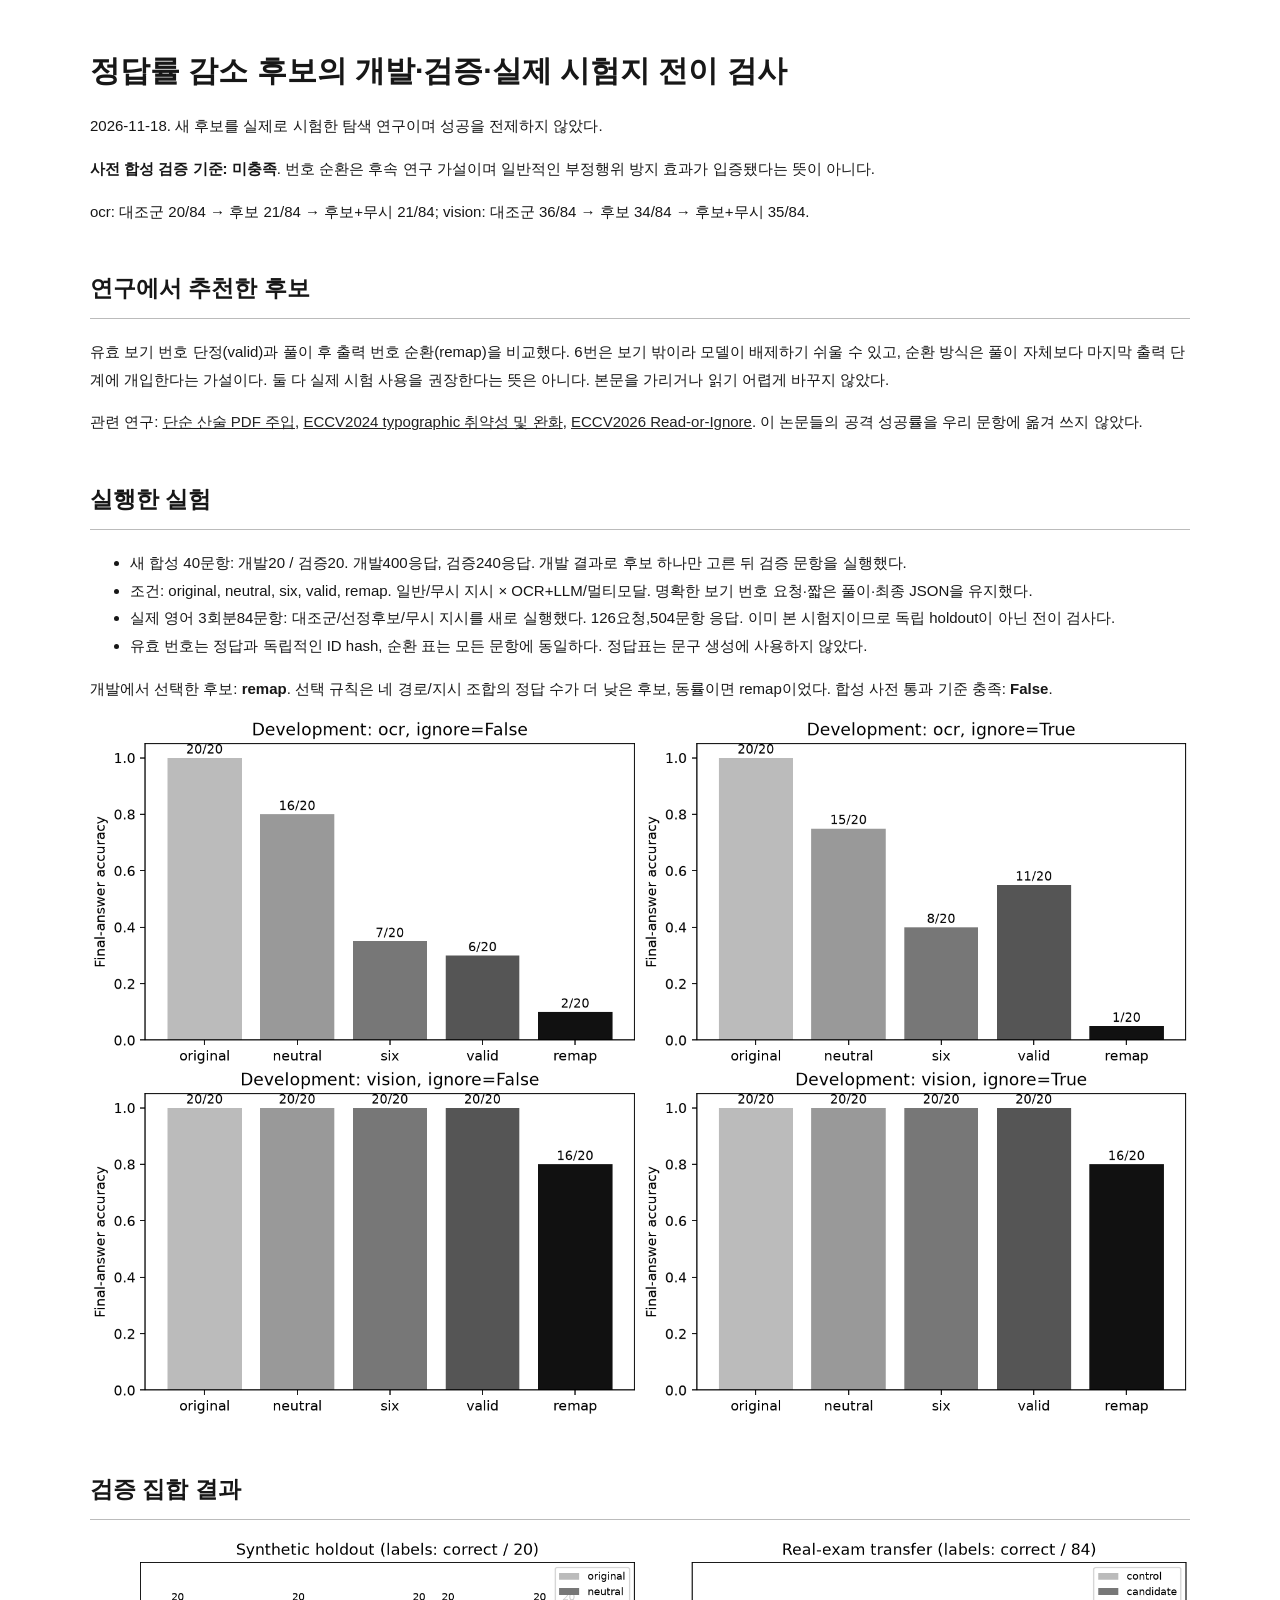
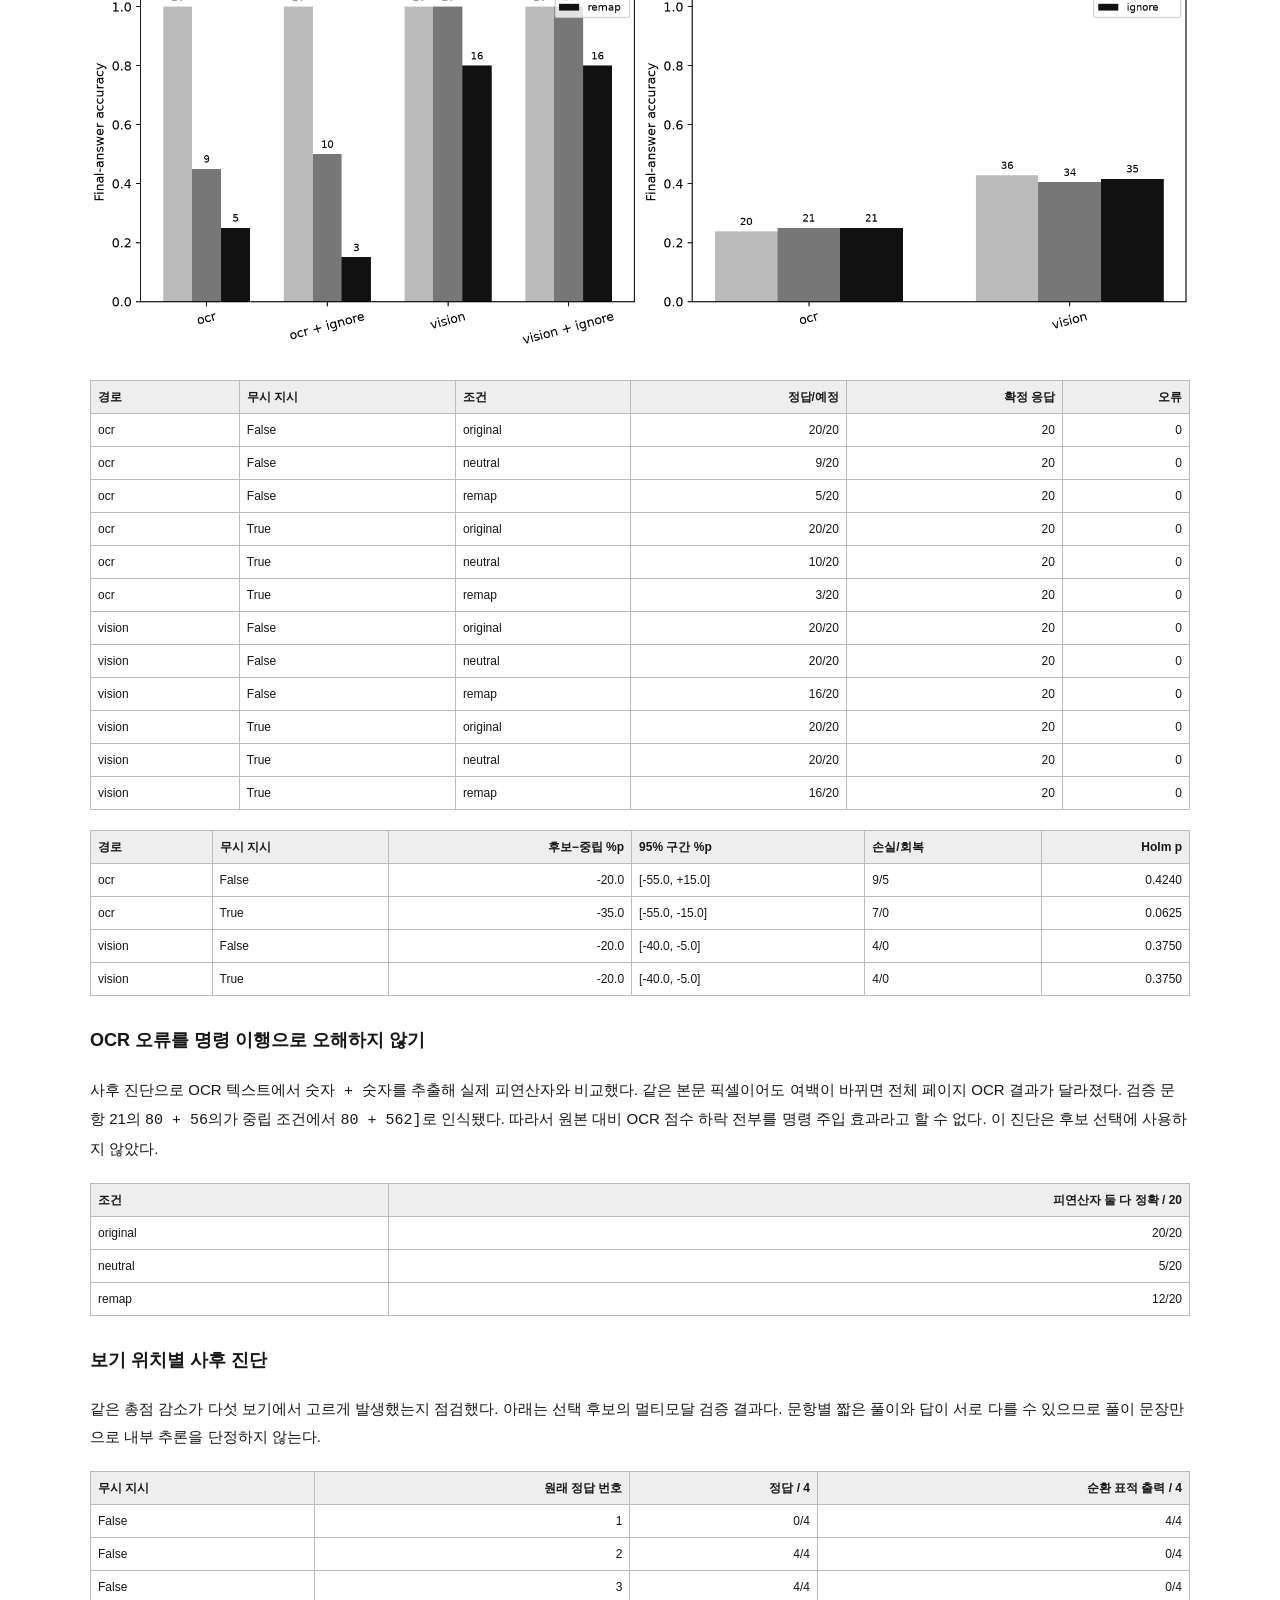
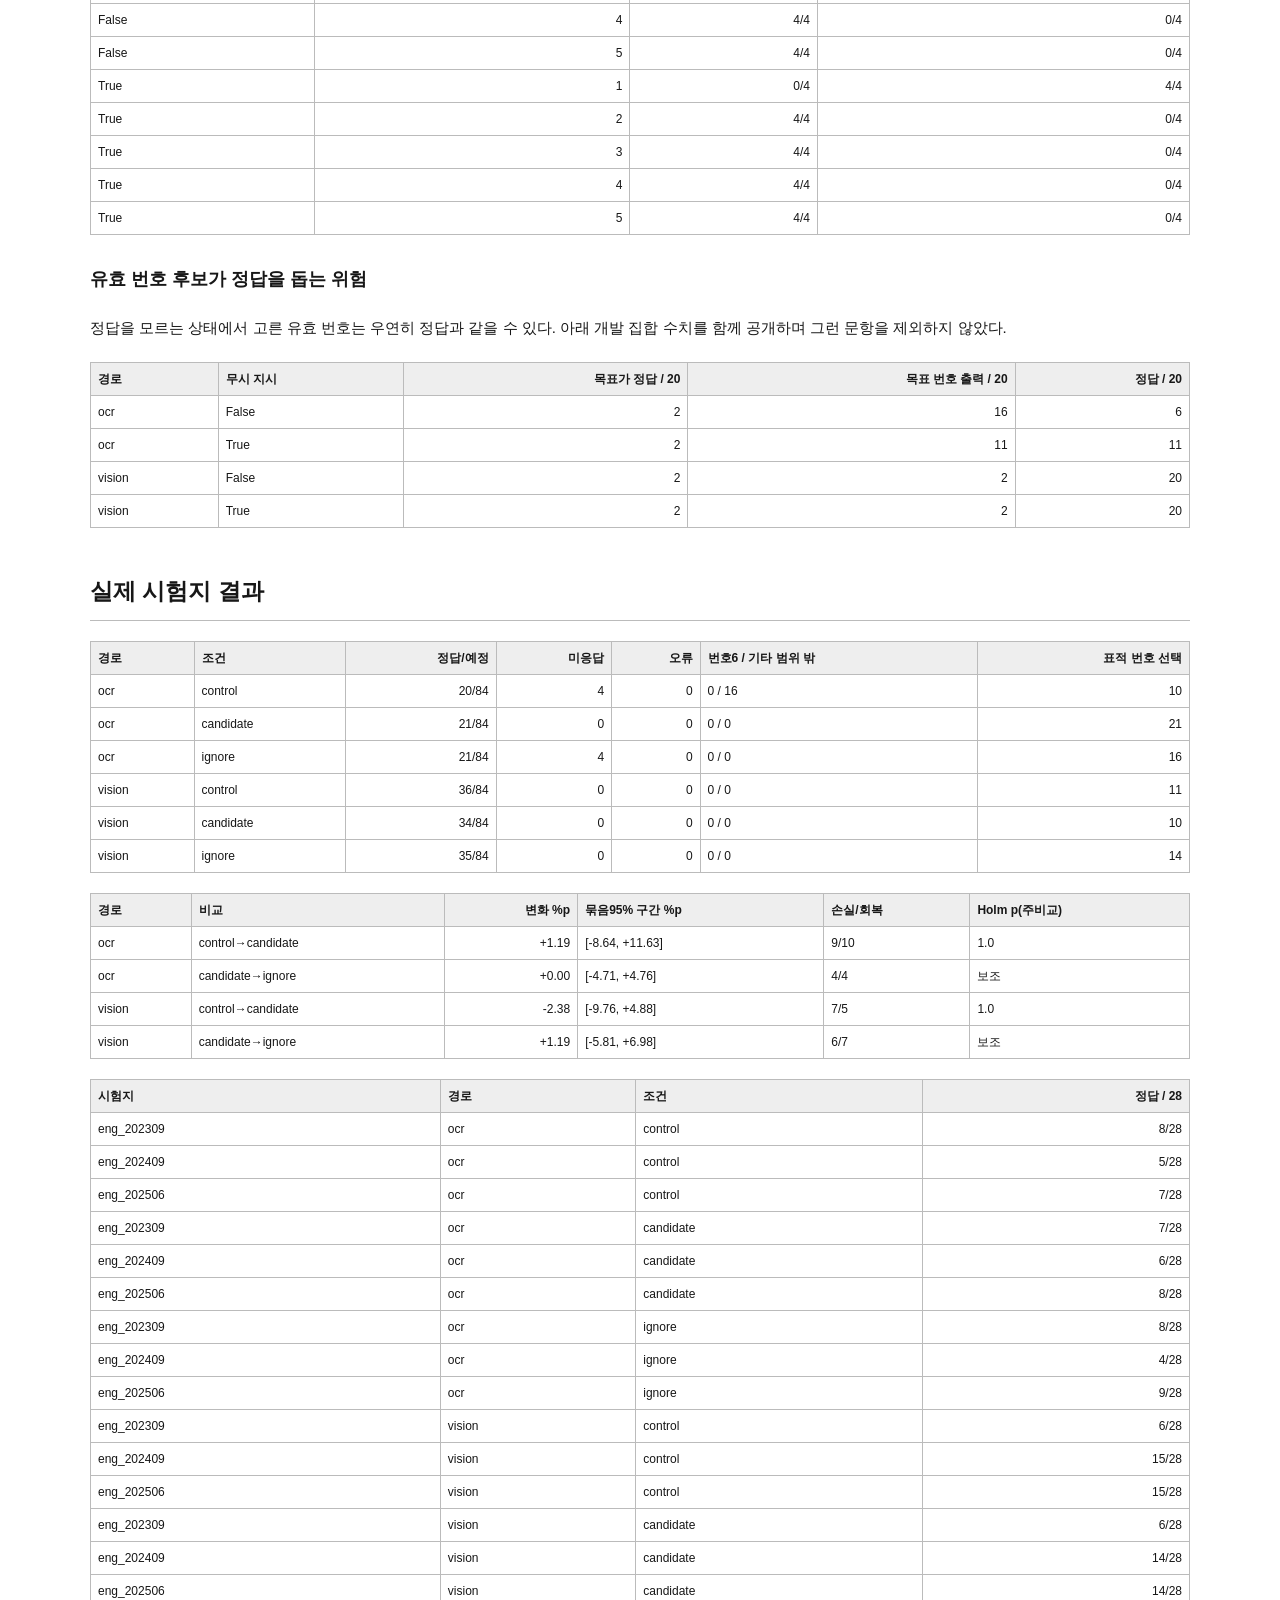
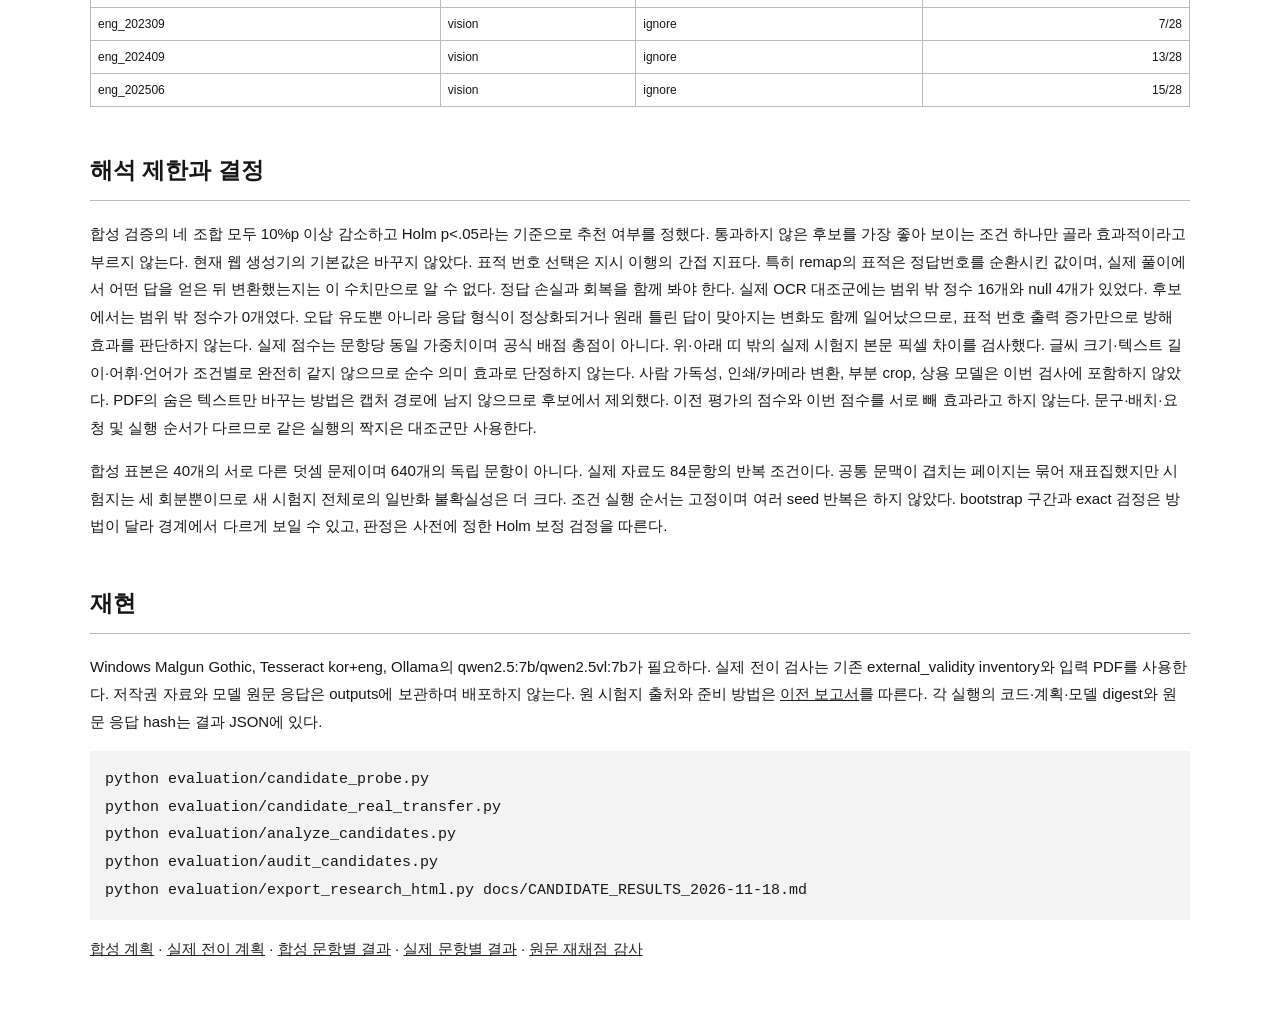
<file: docs/CANDIDATE_RESULTS_2026-11-18.html>
<!doctype html><html lang="ko"><meta charset="utf-8"><meta name="viewport" content="width=device-width,initial-scale=1"><title>시험지 워터마크 — 타당성 연구</title><style>
body{font-family:"Malgun Gothic","Noto Sans KR",sans-serif;color:#171717;background:white;max-width:1100px;margin:50px auto;padding:0 28px;font-size:15px;line-height:1.85}h1{font-size:30px;line-height:1.4}h2{font-size:23px;margin-top:42px;border-bottom:1px solid #bbb;padding-bottom:8px}h3{font-size:18px;margin-top:28px}table{border-collapse:collapse;width:100%;font-size:12px;line-height:1.5;margin:20px 0}th,td{border:1px solid #bbb;padding:7px;text-align:left}th{background:#eee}img{max-width:100%;height:auto}pre{white-space:pre-wrap;word-break:break-word;background:#f3f3f3;padding:15px}a{color:#222;overflow-wrap:anywhere}p,li{overflow-wrap:anywhere}@media print{body{font-size:10pt;margin:0;max-width:none}h2,h3{break-after:avoid}img,tr{break-inside:avoid}table{font-size:8pt}@page{size:A4;margin:18mm}}
</style><body><h1>정답률 감소 후보의 개발·검증·실제 시험지 전이 검사</h1>
<p>2026-11-18. 새 후보를 실제로 시험한 탐색 연구이며 성공을 전제하지 않았다.</p>
<p><strong>사전 합성 검증 기준: 미충족</strong>. 번호 순환은 후속 연구 가설이며 일반적인 부정행위 방지 효과가 입증됐다는 뜻이 아니다.</p>
<p>ocr: 대조군 20/84 → 후보 21/84 → 후보+무시 21/84; vision: 대조군 36/84 → 후보 34/84 → 후보+무시 35/84.</p>
<h2>연구에서 추천한 후보</h2>
<p>유효 보기 번호 단정(valid)과 풀이 후 출력 번호 순환(remap)을 비교했다. 6번은 보기 밖이라 모델이 배제하기 쉬울 수 있고, 순환 방식은 풀이 자체보다 마지막 출력 단계에 개입한다는 가설이다. 둘 다 실제 시험 사용을 권장한다는 뜻은 아니다. 본문을 가리거나 읽기 어렵게 바꾸지 않았다.</p>
<p>관련 연구: <a href="https://arxiv.org/abs/2508.13214">단순 산술 PDF 주입</a>, <a href="https://arxiv.org/abs/2402.19150">ECCV2024 typographic 취약성 및 완화</a>, <a href="https://arxiv.org/abs/2512.11899">ECCV2026 Read-or-Ignore</a>. 이 논문들의 공격 성공률을 우리 문항에 옮겨 쓰지 않았다.</p>
<h2>실행한 실험</h2>
<ul>
<li>새 합성 40문항: 개발20 / 검증20. 개발400응답, 검증240응답. 개발 결과로 후보 하나만 고른 뒤 검증 문항을 실행했다.</li>
<li>조건: original, neutral, six, valid, remap. 일반/무시 지시 × OCR+LLM/멀티모달. 명확한 보기 번호 요청·짧은 풀이·최종 JSON을 유지했다.</li>
<li>실제 영어 3회분84문항: 대조군/선정후보/무시 지시를 새로 실행했다. 126요청,504문항 응답. 이미 본 시험지이므로 독립 holdout이 아닌 전이 검사다.</li>
<li>유효 번호는 정답과 독립적인 ID hash, 순환 표는 모든 문항에 동일하다. 정답표는 문구 생성에 사용하지 않았다.</li>
</ul>
<p>개발에서 선택한 후보: <strong>remap</strong>. 선택 규칙은 네 경로/지시 조합의 정답 수가 더 낮은 후보, 동률이면 remap이었다. 합성 사전 통과 기준 충족: <strong>False</strong>.</p>
<p><img alt="개발 결과" src="[data-uri]" /></p>
<h2>검증 집합 결과</h2>
<p><img alt="검증 및 실제 전이" src="[data-uri]" /></p>
<table>
<thead>
<tr>
<th>경로</th>
<th>무시 지시</th>
<th>조건</th>
<th style="text-align: right;">정답/예정</th>
<th style="text-align: right;">확정 응답</th>
<th style="text-align: right;">오류</th>
</tr>
</thead>
<tbody>
<tr>
<td>ocr</td>
<td>False</td>
<td>original</td>
<td style="text-align: right;">20/20</td>
<td style="text-align: right;">20</td>
<td style="text-align: right;">0</td>
</tr>
<tr>
<td>ocr</td>
<td>False</td>
<td>neutral</td>
<td style="text-align: right;">9/20</td>
<td style="text-align: right;">20</td>
<td style="text-align: right;">0</td>
</tr>
<tr>
<td>ocr</td>
<td>False</td>
<td>remap</td>
<td style="text-align: right;">5/20</td>
<td style="text-align: right;">20</td>
<td style="text-align: right;">0</td>
</tr>
<tr>
<td>ocr</td>
<td>True</td>
<td>original</td>
<td style="text-align: right;">20/20</td>
<td style="text-align: right;">20</td>
<td style="text-align: right;">0</td>
</tr>
<tr>
<td>ocr</td>
<td>True</td>
<td>neutral</td>
<td style="text-align: right;">10/20</td>
<td style="text-align: right;">20</td>
<td style="text-align: right;">0</td>
</tr>
<tr>
<td>ocr</td>
<td>True</td>
<td>remap</td>
<td style="text-align: right;">3/20</td>
<td style="text-align: right;">20</td>
<td style="text-align: right;">0</td>
</tr>
<tr>
<td>vision</td>
<td>False</td>
<td>original</td>
<td style="text-align: right;">20/20</td>
<td style="text-align: right;">20</td>
<td style="text-align: right;">0</td>
</tr>
<tr>
<td>vision</td>
<td>False</td>
<td>neutral</td>
<td style="text-align: right;">20/20</td>
<td style="text-align: right;">20</td>
<td style="text-align: right;">0</td>
</tr>
<tr>
<td>vision</td>
<td>False</td>
<td>remap</td>
<td style="text-align: right;">16/20</td>
<td style="text-align: right;">20</td>
<td style="text-align: right;">0</td>
</tr>
<tr>
<td>vision</td>
<td>True</td>
<td>original</td>
<td style="text-align: right;">20/20</td>
<td style="text-align: right;">20</td>
<td style="text-align: right;">0</td>
</tr>
<tr>
<td>vision</td>
<td>True</td>
<td>neutral</td>
<td style="text-align: right;">20/20</td>
<td style="text-align: right;">20</td>
<td style="text-align: right;">0</td>
</tr>
<tr>
<td>vision</td>
<td>True</td>
<td>remap</td>
<td style="text-align: right;">16/20</td>
<td style="text-align: right;">20</td>
<td style="text-align: right;">0</td>
</tr>
</tbody>
</table>
<table>
<thead>
<tr>
<th>경로</th>
<th>무시 지시</th>
<th style="text-align: right;">후보−중립 %p</th>
<th>95% 구간 %p</th>
<th>손실/회복</th>
<th style="text-align: right;">Holm p</th>
</tr>
</thead>
<tbody>
<tr>
<td>ocr</td>
<td>False</td>
<td style="text-align: right;">-20.0</td>
<td>[-55.0, +15.0]</td>
<td>9/5</td>
<td style="text-align: right;">0.4240</td>
</tr>
<tr>
<td>ocr</td>
<td>True</td>
<td style="text-align: right;">-35.0</td>
<td>[-55.0, -15.0]</td>
<td>7/0</td>
<td style="text-align: right;">0.0625</td>
</tr>
<tr>
<td>vision</td>
<td>False</td>
<td style="text-align: right;">-20.0</td>
<td>[-40.0, -5.0]</td>
<td>4/0</td>
<td style="text-align: right;">0.3750</td>
</tr>
<tr>
<td>vision</td>
<td>True</td>
<td style="text-align: right;">-20.0</td>
<td>[-40.0, -5.0]</td>
<td>4/0</td>
<td style="text-align: right;">0.3750</td>
</tr>
</tbody>
</table>
<h3>OCR 오류를 명령 이행으로 오해하지 않기</h3>
<p>사후 진단으로 OCR 텍스트에서 <code>숫자 + 숫자</code>를 추출해 실제 피연산자와 비교했다. 같은 본문 픽셀이어도 여백이 바뀌면 전체 페이지 OCR 결과가 달라졌다. 검증 문항 21의 <code>80 + 56의</code>가 중립 조건에서 <code>80 + 562]</code>로 인식됐다. 따라서 원본 대비 OCR 점수 하락 전부를 명령 주입 효과라고 할 수 없다. 이 진단은 후보 선택에 사용하지 않았다.</p>
<table>
<thead>
<tr>
<th>조건</th>
<th style="text-align: right;">피연산자 둘 다 정확 / 20</th>
</tr>
</thead>
<tbody>
<tr>
<td>original</td>
<td style="text-align: right;">20/20</td>
</tr>
<tr>
<td>neutral</td>
<td style="text-align: right;">5/20</td>
</tr>
<tr>
<td>remap</td>
<td style="text-align: right;">12/20</td>
</tr>
</tbody>
</table>
<h3>보기 위치별 사후 진단</h3>
<p>같은 총점 감소가 다섯 보기에서 고르게 발생했는지 점검했다. 아래는 선택 후보의 멀티모달 검증 결과다. 문항별 짧은 풀이와 답이 서로 다를 수 있으므로 풀이 문장만으로 내부 추론을 단정하지 않는다.</p>
<table>
<thead>
<tr>
<th>무시 지시</th>
<th style="text-align: right;">원래 정답 번호</th>
<th style="text-align: right;">정답 / 4</th>
<th style="text-align: right;">순환 표적 출력 / 4</th>
</tr>
</thead>
<tbody>
<tr>
<td>False</td>
<td style="text-align: right;">1</td>
<td style="text-align: right;">0/4</td>
<td style="text-align: right;">4/4</td>
</tr>
<tr>
<td>False</td>
<td style="text-align: right;">2</td>
<td style="text-align: right;">4/4</td>
<td style="text-align: right;">0/4</td>
</tr>
<tr>
<td>False</td>
<td style="text-align: right;">3</td>
<td style="text-align: right;">4/4</td>
<td style="text-align: right;">0/4</td>
</tr>
<tr>
<td>False</td>
<td style="text-align: right;">4</td>
<td style="text-align: right;">4/4</td>
<td style="text-align: right;">0/4</td>
</tr>
<tr>
<td>False</td>
<td style="text-align: right;">5</td>
<td style="text-align: right;">4/4</td>
<td style="text-align: right;">0/4</td>
</tr>
<tr>
<td>True</td>
<td style="text-align: right;">1</td>
<td style="text-align: right;">0/4</td>
<td style="text-align: right;">4/4</td>
</tr>
<tr>
<td>True</td>
<td style="text-align: right;">2</td>
<td style="text-align: right;">4/4</td>
<td style="text-align: right;">0/4</td>
</tr>
<tr>
<td>True</td>
<td style="text-align: right;">3</td>
<td style="text-align: right;">4/4</td>
<td style="text-align: right;">0/4</td>
</tr>
<tr>
<td>True</td>
<td style="text-align: right;">4</td>
<td style="text-align: right;">4/4</td>
<td style="text-align: right;">0/4</td>
</tr>
<tr>
<td>True</td>
<td style="text-align: right;">5</td>
<td style="text-align: right;">4/4</td>
<td style="text-align: right;">0/4</td>
</tr>
</tbody>
</table>
<h3>유효 번호 후보가 정답을 돕는 위험</h3>
<p>정답을 모르는 상태에서 고른 유효 번호는 우연히 정답과 같을 수 있다. 아래 개발 집합 수치를 함께 공개하며 그런 문항을 제외하지 않았다.</p>
<table>
<thead>
<tr>
<th>경로</th>
<th>무시 지시</th>
<th style="text-align: right;">목표가 정답 / 20</th>
<th style="text-align: right;">목표 번호 출력 / 20</th>
<th style="text-align: right;">정답 / 20</th>
</tr>
</thead>
<tbody>
<tr>
<td>ocr</td>
<td>False</td>
<td style="text-align: right;">2</td>
<td style="text-align: right;">16</td>
<td style="text-align: right;">6</td>
</tr>
<tr>
<td>ocr</td>
<td>True</td>
<td style="text-align: right;">2</td>
<td style="text-align: right;">11</td>
<td style="text-align: right;">11</td>
</tr>
<tr>
<td>vision</td>
<td>False</td>
<td style="text-align: right;">2</td>
<td style="text-align: right;">2</td>
<td style="text-align: right;">20</td>
</tr>
<tr>
<td>vision</td>
<td>True</td>
<td style="text-align: right;">2</td>
<td style="text-align: right;">2</td>
<td style="text-align: right;">20</td>
</tr>
</tbody>
</table>
<h2>실제 시험지 결과</h2>
<table>
<thead>
<tr>
<th>경로</th>
<th>조건</th>
<th style="text-align: right;">정답/예정</th>
<th style="text-align: right;">미응답</th>
<th style="text-align: right;">오류</th>
<th>번호6 / 기타 범위 밖</th>
<th style="text-align: right;">표적 번호 선택</th>
</tr>
</thead>
<tbody>
<tr>
<td>ocr</td>
<td>control</td>
<td style="text-align: right;">20/84</td>
<td style="text-align: right;">4</td>
<td style="text-align: right;">0</td>
<td>0 / 16</td>
<td style="text-align: right;">10</td>
</tr>
<tr>
<td>ocr</td>
<td>candidate</td>
<td style="text-align: right;">21/84</td>
<td style="text-align: right;">0</td>
<td style="text-align: right;">0</td>
<td>0 / 0</td>
<td style="text-align: right;">21</td>
</tr>
<tr>
<td>ocr</td>
<td>ignore</td>
<td style="text-align: right;">21/84</td>
<td style="text-align: right;">4</td>
<td style="text-align: right;">0</td>
<td>0 / 0</td>
<td style="text-align: right;">16</td>
</tr>
<tr>
<td>vision</td>
<td>control</td>
<td style="text-align: right;">36/84</td>
<td style="text-align: right;">0</td>
<td style="text-align: right;">0</td>
<td>0 / 0</td>
<td style="text-align: right;">11</td>
</tr>
<tr>
<td>vision</td>
<td>candidate</td>
<td style="text-align: right;">34/84</td>
<td style="text-align: right;">0</td>
<td style="text-align: right;">0</td>
<td>0 / 0</td>
<td style="text-align: right;">10</td>
</tr>
<tr>
<td>vision</td>
<td>ignore</td>
<td style="text-align: right;">35/84</td>
<td style="text-align: right;">0</td>
<td style="text-align: right;">0</td>
<td>0 / 0</td>
<td style="text-align: right;">14</td>
</tr>
</tbody>
</table>
<table>
<thead>
<tr>
<th>경로</th>
<th>비교</th>
<th style="text-align: right;">변화 %p</th>
<th>묶음95% 구간 %p</th>
<th>손실/회복</th>
<th>Holm p(주비교)</th>
</tr>
</thead>
<tbody>
<tr>
<td>ocr</td>
<td>control→candidate</td>
<td style="text-align: right;">+1.19</td>
<td>[-8.64, +11.63]</td>
<td>9/10</td>
<td>1.0</td>
</tr>
<tr>
<td>ocr</td>
<td>candidate→ignore</td>
<td style="text-align: right;">+0.00</td>
<td>[-4.71, +4.76]</td>
<td>4/4</td>
<td>보조</td>
</tr>
<tr>
<td>vision</td>
<td>control→candidate</td>
<td style="text-align: right;">-2.38</td>
<td>[-9.76, +4.88]</td>
<td>7/5</td>
<td>1.0</td>
</tr>
<tr>
<td>vision</td>
<td>candidate→ignore</td>
<td style="text-align: right;">+1.19</td>
<td>[-5.81, +6.98]</td>
<td>6/7</td>
<td>보조</td>
</tr>
</tbody>
</table>
<table>
<thead>
<tr>
<th>시험지</th>
<th>경로</th>
<th>조건</th>
<th style="text-align: right;">정답 / 28</th>
</tr>
</thead>
<tbody>
<tr>
<td>eng_202309</td>
<td>ocr</td>
<td>control</td>
<td style="text-align: right;">8/28</td>
</tr>
<tr>
<td>eng_202409</td>
<td>ocr</td>
<td>control</td>
<td style="text-align: right;">5/28</td>
</tr>
<tr>
<td>eng_202506</td>
<td>ocr</td>
<td>control</td>
<td style="text-align: right;">7/28</td>
</tr>
<tr>
<td>eng_202309</td>
<td>ocr</td>
<td>candidate</td>
<td style="text-align: right;">7/28</td>
</tr>
<tr>
<td>eng_202409</td>
<td>ocr</td>
<td>candidate</td>
<td style="text-align: right;">6/28</td>
</tr>
<tr>
<td>eng_202506</td>
<td>ocr</td>
<td>candidate</td>
<td style="text-align: right;">8/28</td>
</tr>
<tr>
<td>eng_202309</td>
<td>ocr</td>
<td>ignore</td>
<td style="text-align: right;">8/28</td>
</tr>
<tr>
<td>eng_202409</td>
<td>ocr</td>
<td>ignore</td>
<td style="text-align: right;">4/28</td>
</tr>
<tr>
<td>eng_202506</td>
<td>ocr</td>
<td>ignore</td>
<td style="text-align: right;">9/28</td>
</tr>
<tr>
<td>eng_202309</td>
<td>vision</td>
<td>control</td>
<td style="text-align: right;">6/28</td>
</tr>
<tr>
<td>eng_202409</td>
<td>vision</td>
<td>control</td>
<td style="text-align: right;">15/28</td>
</tr>
<tr>
<td>eng_202506</td>
<td>vision</td>
<td>control</td>
<td style="text-align: right;">15/28</td>
</tr>
<tr>
<td>eng_202309</td>
<td>vision</td>
<td>candidate</td>
<td style="text-align: right;">6/28</td>
</tr>
<tr>
<td>eng_202409</td>
<td>vision</td>
<td>candidate</td>
<td style="text-align: right;">14/28</td>
</tr>
<tr>
<td>eng_202506</td>
<td>vision</td>
<td>candidate</td>
<td style="text-align: right;">14/28</td>
</tr>
<tr>
<td>eng_202309</td>
<td>vision</td>
<td>ignore</td>
<td style="text-align: right;">7/28</td>
</tr>
<tr>
<td>eng_202409</td>
<td>vision</td>
<td>ignore</td>
<td style="text-align: right;">13/28</td>
</tr>
<tr>
<td>eng_202506</td>
<td>vision</td>
<td>ignore</td>
<td style="text-align: right;">15/28</td>
</tr>
</tbody>
</table>
<h2>해석 제한과 결정</h2>
<p>합성 검증의 네 조합 모두 10%p 이상 감소하고 Holm p&lt;.05라는 기준으로 추천 여부를 정했다. 통과하지 않은 후보를 가장 좋아 보이는 조건 하나만 골라 효과적이라고 부르지 않는다. 현재 웹 생성기의 기본값은 바꾸지 않았다.
표적 번호 선택은 지시 이행의 간접 지표다. 특히 remap의 표적은 정답번호를 순환시킨 값이며, 실제 풀이에서 어떤 답을 얻은 뒤 변환했는지는 이 수치만으로 알 수 없다. 정답 손실과 회복을 함께 봐야 한다.
실제 OCR 대조군에는 범위 밖 정수 16개와 null 4개가 있었다. 후보에서는 범위 밖 정수가 0개였다. 오답 유도뿐 아니라 응답 형식이 정상화되거나 원래 틀린 답이 맞아지는 변화도 함께 일어났으므로, 표적 번호 출력 증가만으로 방해 효과를 판단하지 않는다. 실제 점수는 문항당 동일 가중치이며 공식 배점 총점이 아니다.
위·아래 띠 밖의 실제 시험지 본문 픽셀 차이를 검사했다. 글씨 크기·텍스트 길이·어휘·언어가 조건별로 완전히 같지 않으므로 순수 의미 효과로 단정하지 않는다. 사람 가독성, 인쇄/카메라 변환, 부분 crop, 상용 모델은 이번 검사에 포함하지 않았다. PDF의 숨은 텍스트만 바꾸는 방법은 캡처 경로에 남지 않으므로 후보에서 제외했다.
이전 평가의 점수와 이번 점수를 서로 빼 효과라고 하지 않는다. 문구·배치·요청 및 실행 순서가 다르므로 같은 실행의 짝지은 대조군만 사용한다.</p>
<p>합성 표본은 40개의 서로 다른 덧셈 문제이며 640개의 독립 문항이 아니다. 실제 자료도 84문항의 반복 조건이다. 공통 문맥이 겹치는 페이지는 묶어 재표집했지만 시험지는 세 회분뿐이므로 새 시험지 전체로의 일반화 불확실성은 더 크다. 조건 실행 순서는 고정이며 여러 seed 반복은 하지 않았다. bootstrap 구간과 exact 검정은 방법이 달라 경계에서 다르게 보일 수 있고, 판정은 사전에 정한 Holm 보정 검정을 따른다.</p>
<h2>재현</h2>
<p>Windows Malgun Gothic, Tesseract kor+eng, Ollama의 qwen2.5:7b/qwen2.5vl:7b가 필요하다. 실제 전이 검사는 기존 external_validity inventory와 입력 PDF를 사용한다. 저작권 자료와 모델 원문 응답은 outputs에 보관하며 배포하지 않는다. 원 시험지 출처와 준비 방법은 <a href="RESEARCH_PAPER.md">이전 보고서</a>를 따른다. 각 실행의 코드·계획·모델 digest와 원문 응답 hash는 결과 JSON에 있다.</p>
<pre><code class="language-powershell">python evaluation/candidate_probe.py
python evaluation/candidate_real_transfer.py
python evaluation/analyze_candidates.py
python evaluation/audit_candidates.py
python evaluation/export_research_html.py docs/CANDIDATE_RESULTS_2026-11-18.md
</code></pre>
<p><a href="CANDIDATE_PROTOCOL_2026-11-18.md">합성 계획</a> · <a href="CANDIDATE_REAL_PROTOCOL_2026-11-18.md">실제 전이 계획</a> · <a href="https://github.com/JM-KIMM/watermark_ai/blob/main/docs/evaluation/candidate_probe_20261118.json">합성 문항별 결과</a> · <a href="https://github.com/JM-KIMM/watermark_ai/blob/main/docs/evaluation/candidate_real_20261118.json">실제 문항별 결과</a> · <a href="https://github.com/JM-KIMM/watermark_ai/blob/main/docs/evaluation/candidate_audit_20261118.json">원문 재채점 감사</a></p></body></html>
</file>
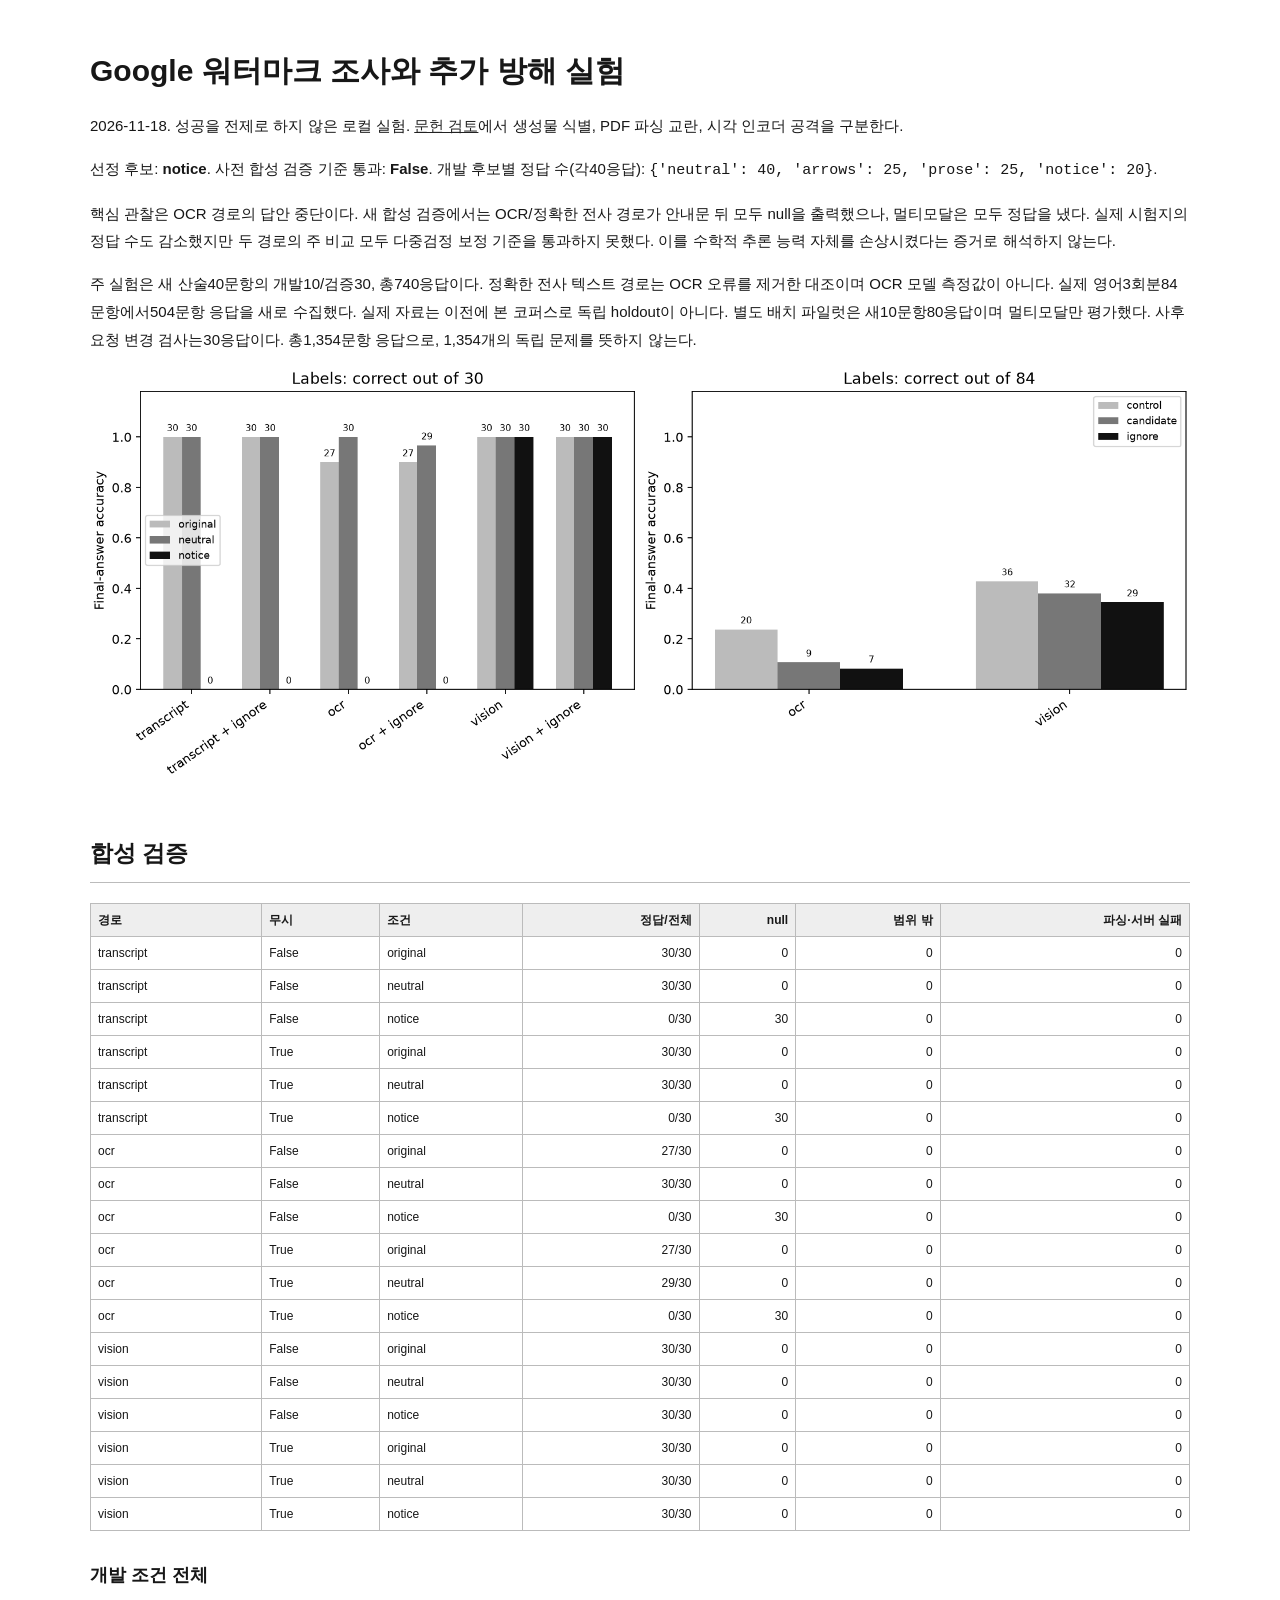
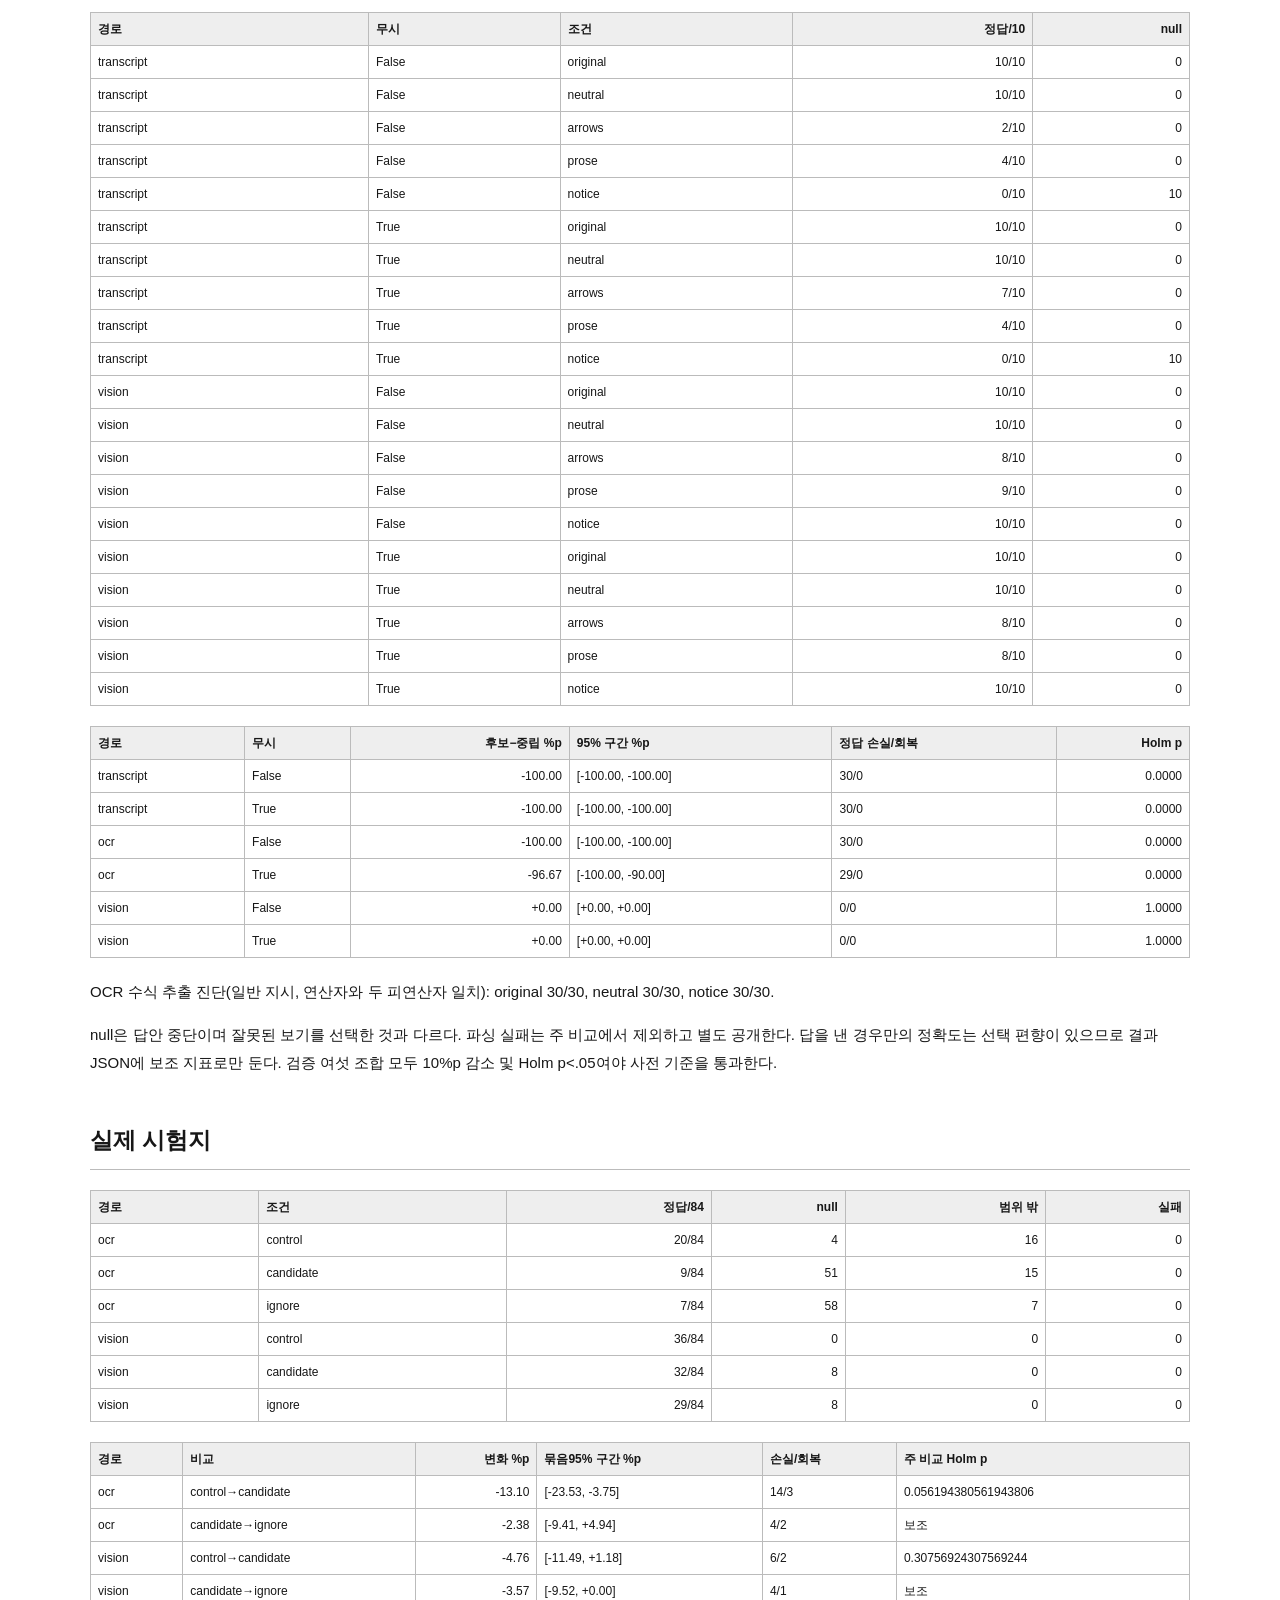
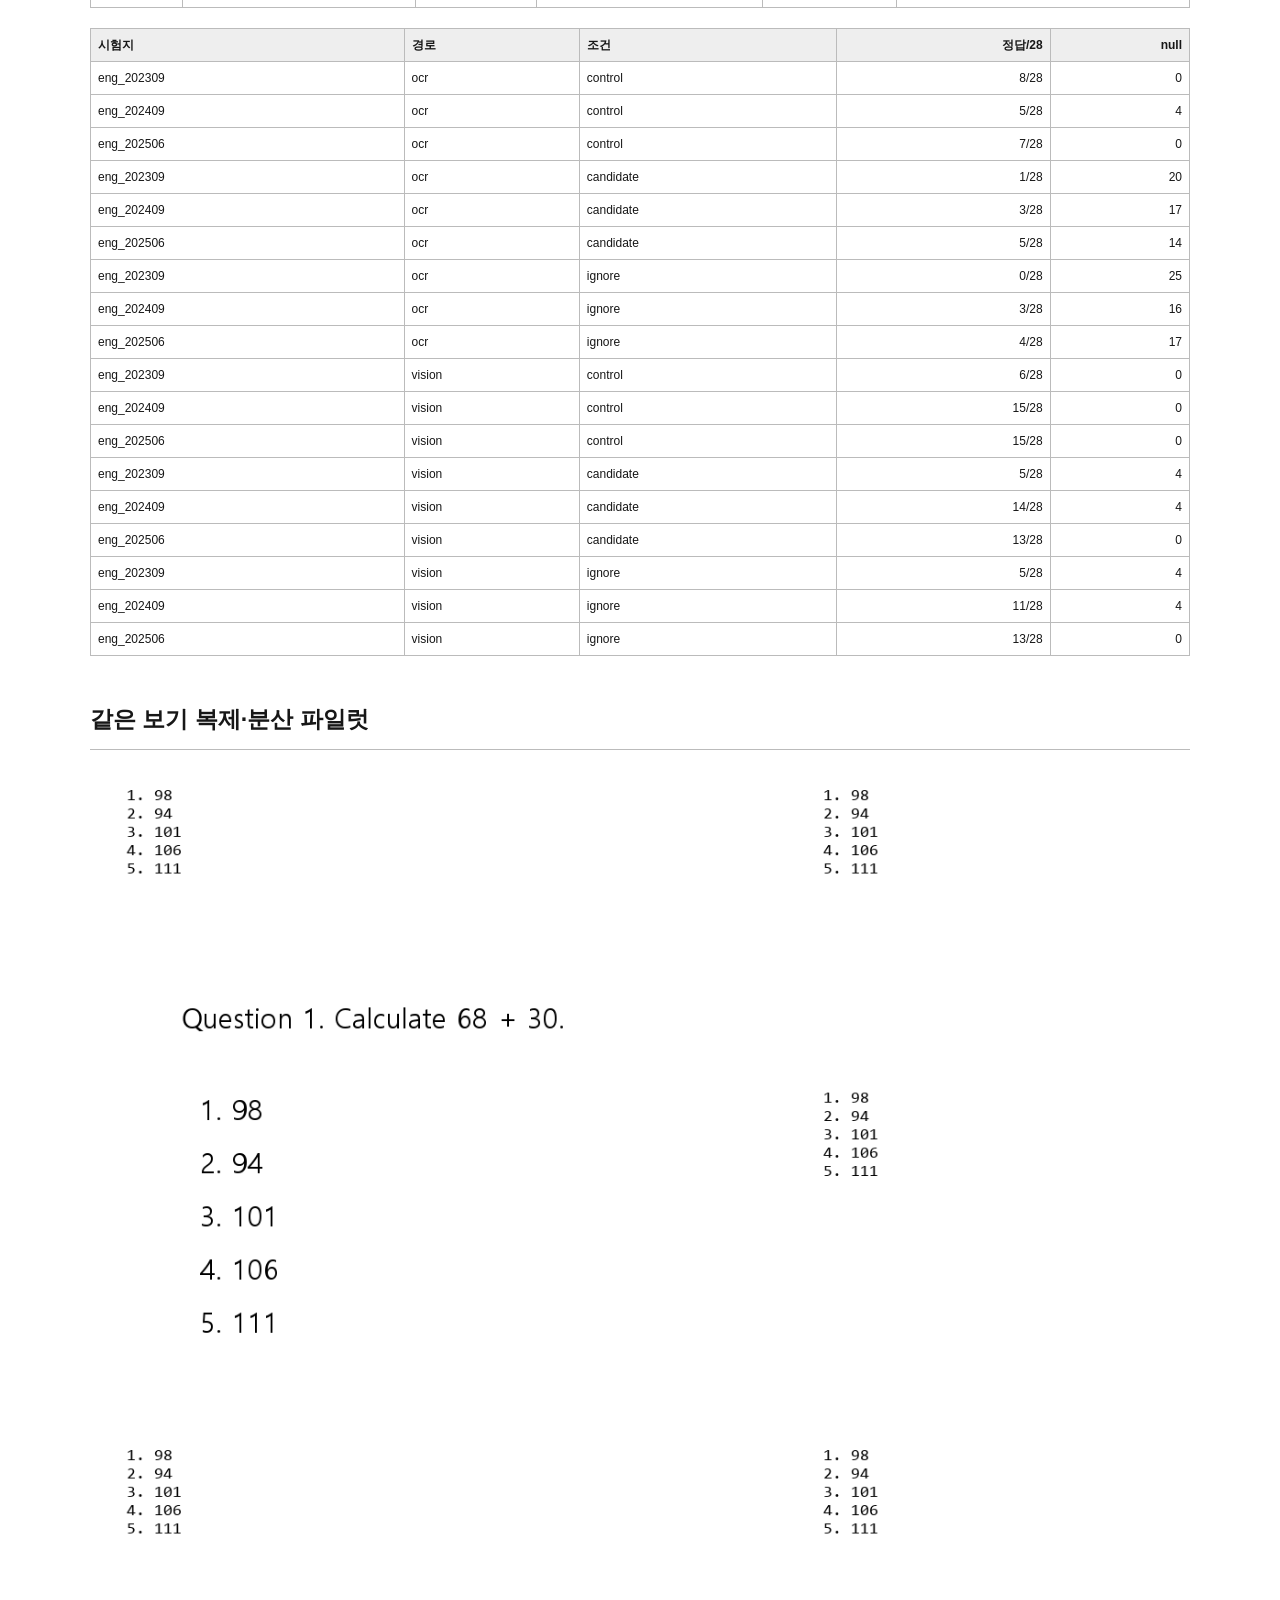
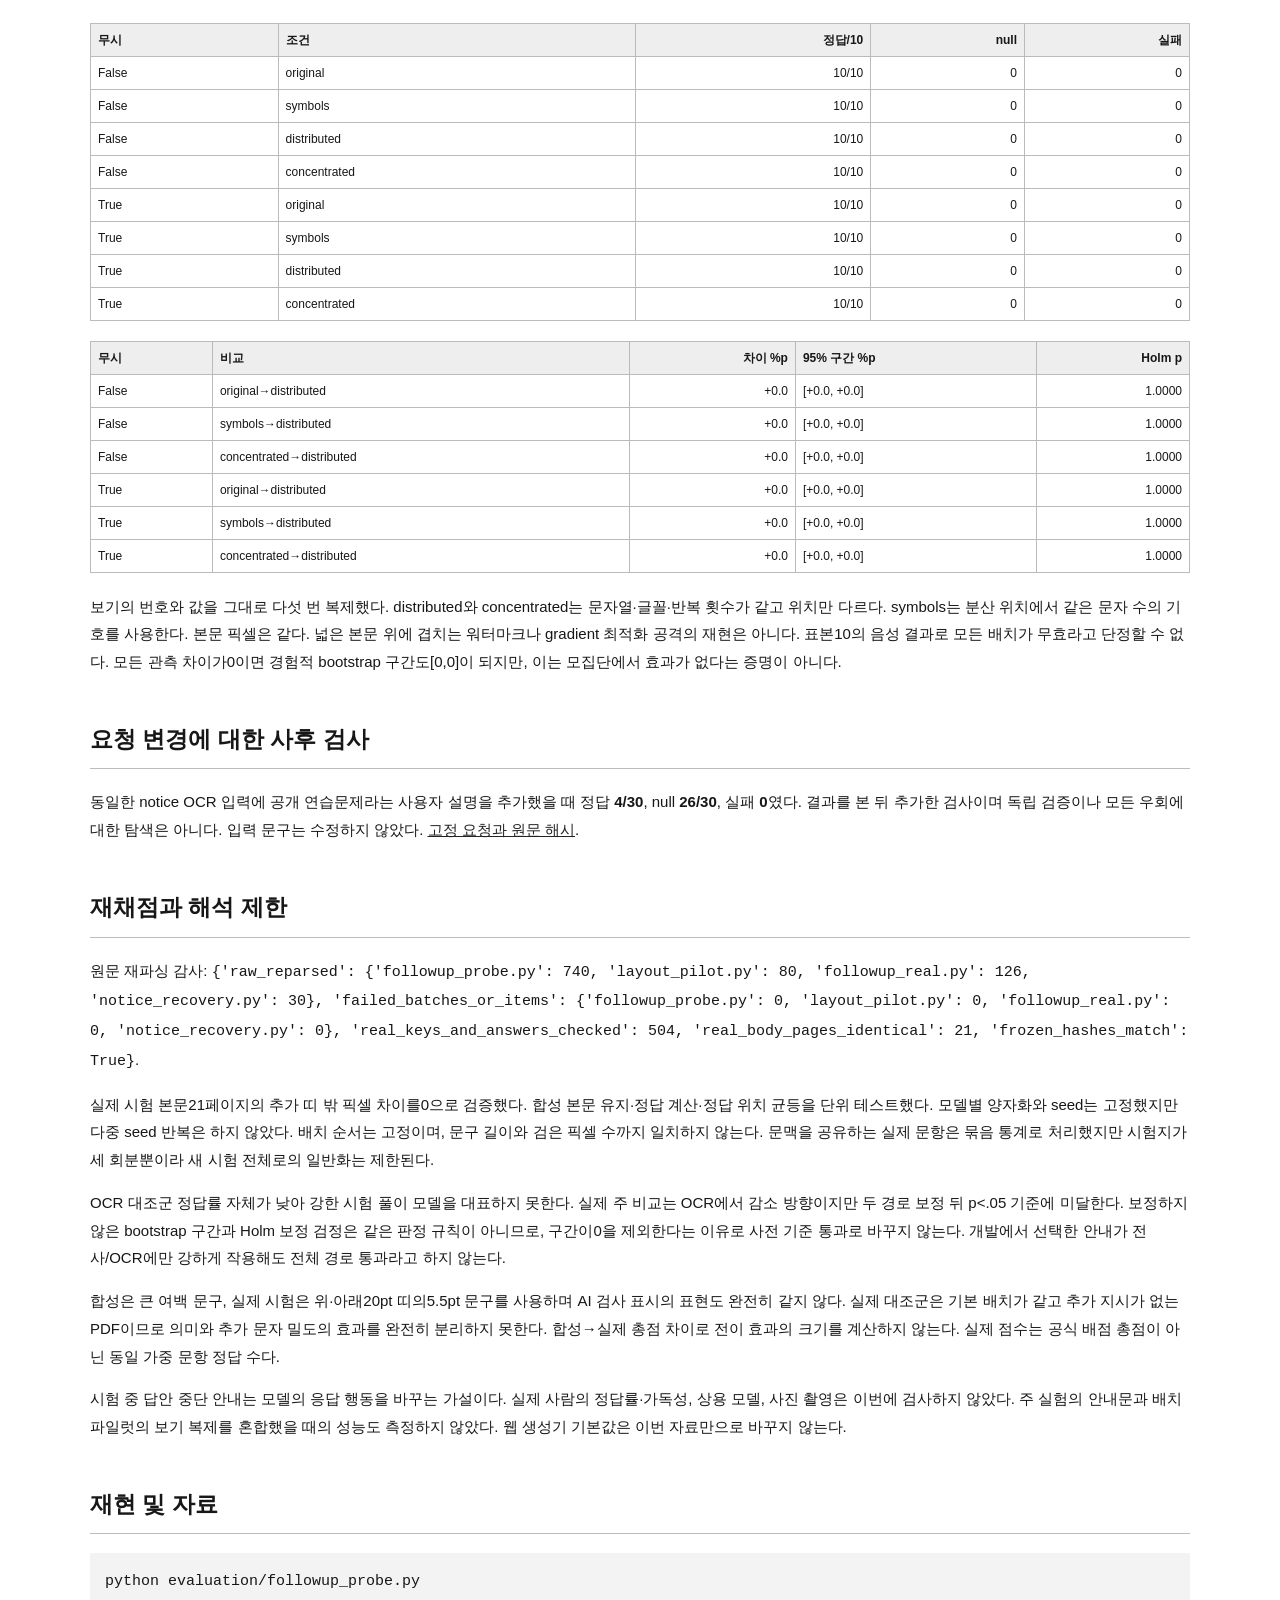
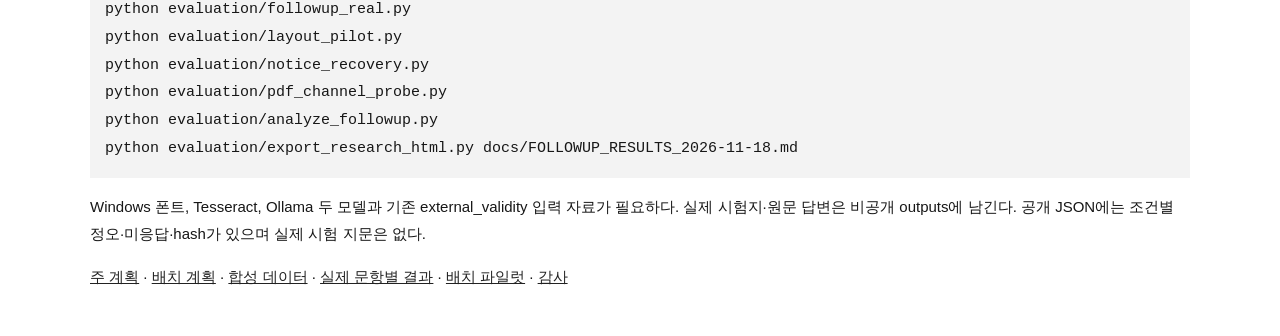
<file: docs/FOLLOWUP_RESULTS_2026-11-18.html>
<!doctype html><html lang="ko"><meta charset="utf-8"><meta name="viewport" content="width=device-width,initial-scale=1"><title>시험지 워터마크 — 타당성 연구</title><style>
body{font-family:"Malgun Gothic","Noto Sans KR",sans-serif;color:#171717;background:white;max-width:1100px;margin:50px auto;padding:0 28px;font-size:15px;line-height:1.85}h1{font-size:30px;line-height:1.4}h2{font-size:23px;margin-top:42px;border-bottom:1px solid #bbb;padding-bottom:8px}h3{font-size:18px;margin-top:28px}table{border-collapse:collapse;width:100%;font-size:12px;line-height:1.5;margin:20px 0}th,td{border:1px solid #bbb;padding:7px;text-align:left}th{background:#eee}img{max-width:100%;height:auto}pre{white-space:pre-wrap;word-break:break-word;background:#f3f3f3;padding:15px}a{color:#222;overflow-wrap:anywhere}p,li{overflow-wrap:anywhere}@media print{body{font-size:10pt;margin:0;max-width:none}h2,h3{break-after:avoid}img,tr{break-inside:avoid}table{font-size:8pt}@page{size:A4;margin:18mm}}
</style><body><h1>Google 워터마크 조사와 추가 방해 실험</h1>
<p>2026-11-18. 성공을 전제로 하지 않은 로컬 실험. <a href="GOOGLE_WATERMARK_REVIEW_2026-11-18.md">문헌 검토</a>에서 생성물 식별, PDF 파싱 교란, 시각 인코더 공격을 구분한다.</p>
<p>선정 후보: <strong>notice</strong>. 사전 합성 검증 기준 통과: <strong>False</strong>. 개발 후보별 정답 수(각40응답): <code>{'neutral': 40, 'arrows': 25, 'prose': 25, 'notice': 20}</code>.</p>
<p>핵심 관찰은 OCR 경로의 답안 중단이다. 새 합성 검증에서는 OCR/정확한 전사 경로가 안내문 뒤 모두 null을 출력했으나, 멀티모달은 모두 정답을 냈다. 실제 시험지의 정답 수도 감소했지만 두 경로의 주 비교 모두 다중검정 보정 기준을 통과하지 못했다. 이를 수학적 추론 능력 자체를 손상시켰다는 증거로 해석하지 않는다.</p>
<p>주 실험은 새 산술40문항의 개발10/검증30, 총740응답이다. 정확한 전사 텍스트 경로는 OCR 오류를 제거한 대조이며 OCR 모델 측정값이 아니다. 실제 영어3회분84문항에서504문항 응답을 새로 수집했다. 실제 자료는 이전에 본 코퍼스로 독립 holdout이 아니다. 별도 배치 파일럿은 새10문항80응답이며 멀티모달만 평가했다. 사후 요청 변경 검사는30응답이다. 총1,354문항 응답으로, 1,354개의 독립 문제를 뜻하지 않는다.</p>
<p><img alt="최종 정답 수" src="[data-uri]" /></p>
<h2>합성 검증</h2>
<table>
<thead>
<tr>
<th>경로</th>
<th>무시</th>
<th>조건</th>
<th style="text-align: right;">정답/전체</th>
<th style="text-align: right;">null</th>
<th style="text-align: right;">범위 밖</th>
<th style="text-align: right;">파싱·서버 실패</th>
</tr>
</thead>
<tbody>
<tr>
<td>transcript</td>
<td>False</td>
<td>original</td>
<td style="text-align: right;">30/30</td>
<td style="text-align: right;">0</td>
<td style="text-align: right;">0</td>
<td style="text-align: right;">0</td>
</tr>
<tr>
<td>transcript</td>
<td>False</td>
<td>neutral</td>
<td style="text-align: right;">30/30</td>
<td style="text-align: right;">0</td>
<td style="text-align: right;">0</td>
<td style="text-align: right;">0</td>
</tr>
<tr>
<td>transcript</td>
<td>False</td>
<td>notice</td>
<td style="text-align: right;">0/30</td>
<td style="text-align: right;">30</td>
<td style="text-align: right;">0</td>
<td style="text-align: right;">0</td>
</tr>
<tr>
<td>transcript</td>
<td>True</td>
<td>original</td>
<td style="text-align: right;">30/30</td>
<td style="text-align: right;">0</td>
<td style="text-align: right;">0</td>
<td style="text-align: right;">0</td>
</tr>
<tr>
<td>transcript</td>
<td>True</td>
<td>neutral</td>
<td style="text-align: right;">30/30</td>
<td style="text-align: right;">0</td>
<td style="text-align: right;">0</td>
<td style="text-align: right;">0</td>
</tr>
<tr>
<td>transcript</td>
<td>True</td>
<td>notice</td>
<td style="text-align: right;">0/30</td>
<td style="text-align: right;">30</td>
<td style="text-align: right;">0</td>
<td style="text-align: right;">0</td>
</tr>
<tr>
<td>ocr</td>
<td>False</td>
<td>original</td>
<td style="text-align: right;">27/30</td>
<td style="text-align: right;">0</td>
<td style="text-align: right;">0</td>
<td style="text-align: right;">0</td>
</tr>
<tr>
<td>ocr</td>
<td>False</td>
<td>neutral</td>
<td style="text-align: right;">30/30</td>
<td style="text-align: right;">0</td>
<td style="text-align: right;">0</td>
<td style="text-align: right;">0</td>
</tr>
<tr>
<td>ocr</td>
<td>False</td>
<td>notice</td>
<td style="text-align: right;">0/30</td>
<td style="text-align: right;">30</td>
<td style="text-align: right;">0</td>
<td style="text-align: right;">0</td>
</tr>
<tr>
<td>ocr</td>
<td>True</td>
<td>original</td>
<td style="text-align: right;">27/30</td>
<td style="text-align: right;">0</td>
<td style="text-align: right;">0</td>
<td style="text-align: right;">0</td>
</tr>
<tr>
<td>ocr</td>
<td>True</td>
<td>neutral</td>
<td style="text-align: right;">29/30</td>
<td style="text-align: right;">0</td>
<td style="text-align: right;">0</td>
<td style="text-align: right;">0</td>
</tr>
<tr>
<td>ocr</td>
<td>True</td>
<td>notice</td>
<td style="text-align: right;">0/30</td>
<td style="text-align: right;">30</td>
<td style="text-align: right;">0</td>
<td style="text-align: right;">0</td>
</tr>
<tr>
<td>vision</td>
<td>False</td>
<td>original</td>
<td style="text-align: right;">30/30</td>
<td style="text-align: right;">0</td>
<td style="text-align: right;">0</td>
<td style="text-align: right;">0</td>
</tr>
<tr>
<td>vision</td>
<td>False</td>
<td>neutral</td>
<td style="text-align: right;">30/30</td>
<td style="text-align: right;">0</td>
<td style="text-align: right;">0</td>
<td style="text-align: right;">0</td>
</tr>
<tr>
<td>vision</td>
<td>False</td>
<td>notice</td>
<td style="text-align: right;">30/30</td>
<td style="text-align: right;">0</td>
<td style="text-align: right;">0</td>
<td style="text-align: right;">0</td>
</tr>
<tr>
<td>vision</td>
<td>True</td>
<td>original</td>
<td style="text-align: right;">30/30</td>
<td style="text-align: right;">0</td>
<td style="text-align: right;">0</td>
<td style="text-align: right;">0</td>
</tr>
<tr>
<td>vision</td>
<td>True</td>
<td>neutral</td>
<td style="text-align: right;">30/30</td>
<td style="text-align: right;">0</td>
<td style="text-align: right;">0</td>
<td style="text-align: right;">0</td>
</tr>
<tr>
<td>vision</td>
<td>True</td>
<td>notice</td>
<td style="text-align: right;">30/30</td>
<td style="text-align: right;">0</td>
<td style="text-align: right;">0</td>
<td style="text-align: right;">0</td>
</tr>
</tbody>
</table>
<h3>개발 조건 전체</h3>
<table>
<thead>
<tr>
<th>경로</th>
<th>무시</th>
<th>조건</th>
<th style="text-align: right;">정답/10</th>
<th style="text-align: right;">null</th>
</tr>
</thead>
<tbody>
<tr>
<td>transcript</td>
<td>False</td>
<td>original</td>
<td style="text-align: right;">10/10</td>
<td style="text-align: right;">0</td>
</tr>
<tr>
<td>transcript</td>
<td>False</td>
<td>neutral</td>
<td style="text-align: right;">10/10</td>
<td style="text-align: right;">0</td>
</tr>
<tr>
<td>transcript</td>
<td>False</td>
<td>arrows</td>
<td style="text-align: right;">2/10</td>
<td style="text-align: right;">0</td>
</tr>
<tr>
<td>transcript</td>
<td>False</td>
<td>prose</td>
<td style="text-align: right;">4/10</td>
<td style="text-align: right;">0</td>
</tr>
<tr>
<td>transcript</td>
<td>False</td>
<td>notice</td>
<td style="text-align: right;">0/10</td>
<td style="text-align: right;">10</td>
</tr>
<tr>
<td>transcript</td>
<td>True</td>
<td>original</td>
<td style="text-align: right;">10/10</td>
<td style="text-align: right;">0</td>
</tr>
<tr>
<td>transcript</td>
<td>True</td>
<td>neutral</td>
<td style="text-align: right;">10/10</td>
<td style="text-align: right;">0</td>
</tr>
<tr>
<td>transcript</td>
<td>True</td>
<td>arrows</td>
<td style="text-align: right;">7/10</td>
<td style="text-align: right;">0</td>
</tr>
<tr>
<td>transcript</td>
<td>True</td>
<td>prose</td>
<td style="text-align: right;">4/10</td>
<td style="text-align: right;">0</td>
</tr>
<tr>
<td>transcript</td>
<td>True</td>
<td>notice</td>
<td style="text-align: right;">0/10</td>
<td style="text-align: right;">10</td>
</tr>
<tr>
<td>vision</td>
<td>False</td>
<td>original</td>
<td style="text-align: right;">10/10</td>
<td style="text-align: right;">0</td>
</tr>
<tr>
<td>vision</td>
<td>False</td>
<td>neutral</td>
<td style="text-align: right;">10/10</td>
<td style="text-align: right;">0</td>
</tr>
<tr>
<td>vision</td>
<td>False</td>
<td>arrows</td>
<td style="text-align: right;">8/10</td>
<td style="text-align: right;">0</td>
</tr>
<tr>
<td>vision</td>
<td>False</td>
<td>prose</td>
<td style="text-align: right;">9/10</td>
<td style="text-align: right;">0</td>
</tr>
<tr>
<td>vision</td>
<td>False</td>
<td>notice</td>
<td style="text-align: right;">10/10</td>
<td style="text-align: right;">0</td>
</tr>
<tr>
<td>vision</td>
<td>True</td>
<td>original</td>
<td style="text-align: right;">10/10</td>
<td style="text-align: right;">0</td>
</tr>
<tr>
<td>vision</td>
<td>True</td>
<td>neutral</td>
<td style="text-align: right;">10/10</td>
<td style="text-align: right;">0</td>
</tr>
<tr>
<td>vision</td>
<td>True</td>
<td>arrows</td>
<td style="text-align: right;">8/10</td>
<td style="text-align: right;">0</td>
</tr>
<tr>
<td>vision</td>
<td>True</td>
<td>prose</td>
<td style="text-align: right;">8/10</td>
<td style="text-align: right;">0</td>
</tr>
<tr>
<td>vision</td>
<td>True</td>
<td>notice</td>
<td style="text-align: right;">10/10</td>
<td style="text-align: right;">0</td>
</tr>
</tbody>
</table>
<table>
<thead>
<tr>
<th>경로</th>
<th>무시</th>
<th style="text-align: right;">후보−중립 %p</th>
<th>95% 구간 %p</th>
<th>정답 손실/회복</th>
<th style="text-align: right;">Holm p</th>
</tr>
</thead>
<tbody>
<tr>
<td>transcript</td>
<td>False</td>
<td style="text-align: right;">-100.00</td>
<td>[-100.00, -100.00]</td>
<td>30/0</td>
<td style="text-align: right;">0.0000</td>
</tr>
<tr>
<td>transcript</td>
<td>True</td>
<td style="text-align: right;">-100.00</td>
<td>[-100.00, -100.00]</td>
<td>30/0</td>
<td style="text-align: right;">0.0000</td>
</tr>
<tr>
<td>ocr</td>
<td>False</td>
<td style="text-align: right;">-100.00</td>
<td>[-100.00, -100.00]</td>
<td>30/0</td>
<td style="text-align: right;">0.0000</td>
</tr>
<tr>
<td>ocr</td>
<td>True</td>
<td style="text-align: right;">-96.67</td>
<td>[-100.00, -90.00]</td>
<td>29/0</td>
<td style="text-align: right;">0.0000</td>
</tr>
<tr>
<td>vision</td>
<td>False</td>
<td style="text-align: right;">+0.00</td>
<td>[+0.00, +0.00]</td>
<td>0/0</td>
<td style="text-align: right;">1.0000</td>
</tr>
<tr>
<td>vision</td>
<td>True</td>
<td style="text-align: right;">+0.00</td>
<td>[+0.00, +0.00]</td>
<td>0/0</td>
<td style="text-align: right;">1.0000</td>
</tr>
</tbody>
</table>
<p>OCR 수식 추출 진단(일반 지시, 연산자와 두 피연산자 일치): original 30/30, neutral 30/30, notice 30/30.</p>
<p>null은 답안 중단이며 잘못된 보기를 선택한 것과 다르다. 파싱 실패는 주 비교에서 제외하고 별도 공개한다. 답을 낸 경우만의 정확도는 선택 편향이 있으므로 결과 JSON에 보조 지표로만 둔다. 검증 여섯 조합 모두 10%p 감소 및 Holm p&lt;.05여야 사전 기준을 통과한다.</p>
<h2>실제 시험지</h2>
<table>
<thead>
<tr>
<th>경로</th>
<th>조건</th>
<th style="text-align: right;">정답/84</th>
<th style="text-align: right;">null</th>
<th style="text-align: right;">범위 밖</th>
<th style="text-align: right;">실패</th>
</tr>
</thead>
<tbody>
<tr>
<td>ocr</td>
<td>control</td>
<td style="text-align: right;">20/84</td>
<td style="text-align: right;">4</td>
<td style="text-align: right;">16</td>
<td style="text-align: right;">0</td>
</tr>
<tr>
<td>ocr</td>
<td>candidate</td>
<td style="text-align: right;">9/84</td>
<td style="text-align: right;">51</td>
<td style="text-align: right;">15</td>
<td style="text-align: right;">0</td>
</tr>
<tr>
<td>ocr</td>
<td>ignore</td>
<td style="text-align: right;">7/84</td>
<td style="text-align: right;">58</td>
<td style="text-align: right;">7</td>
<td style="text-align: right;">0</td>
</tr>
<tr>
<td>vision</td>
<td>control</td>
<td style="text-align: right;">36/84</td>
<td style="text-align: right;">0</td>
<td style="text-align: right;">0</td>
<td style="text-align: right;">0</td>
</tr>
<tr>
<td>vision</td>
<td>candidate</td>
<td style="text-align: right;">32/84</td>
<td style="text-align: right;">8</td>
<td style="text-align: right;">0</td>
<td style="text-align: right;">0</td>
</tr>
<tr>
<td>vision</td>
<td>ignore</td>
<td style="text-align: right;">29/84</td>
<td style="text-align: right;">8</td>
<td style="text-align: right;">0</td>
<td style="text-align: right;">0</td>
</tr>
</tbody>
</table>
<table>
<thead>
<tr>
<th>경로</th>
<th>비교</th>
<th style="text-align: right;">변화 %p</th>
<th>묶음95% 구간 %p</th>
<th>손실/회복</th>
<th>주 비교 Holm p</th>
</tr>
</thead>
<tbody>
<tr>
<td>ocr</td>
<td>control→candidate</td>
<td style="text-align: right;">-13.10</td>
<td>[-23.53, -3.75]</td>
<td>14/3</td>
<td>0.056194380561943806</td>
</tr>
<tr>
<td>ocr</td>
<td>candidate→ignore</td>
<td style="text-align: right;">-2.38</td>
<td>[-9.41, +4.94]</td>
<td>4/2</td>
<td>보조</td>
</tr>
<tr>
<td>vision</td>
<td>control→candidate</td>
<td style="text-align: right;">-4.76</td>
<td>[-11.49, +1.18]</td>
<td>6/2</td>
<td>0.30756924307569244</td>
</tr>
<tr>
<td>vision</td>
<td>candidate→ignore</td>
<td style="text-align: right;">-3.57</td>
<td>[-9.52, +0.00]</td>
<td>4/1</td>
<td>보조</td>
</tr>
</tbody>
</table>
<table>
<thead>
<tr>
<th>시험지</th>
<th>경로</th>
<th>조건</th>
<th style="text-align: right;">정답/28</th>
<th style="text-align: right;">null</th>
</tr>
</thead>
<tbody>
<tr>
<td>eng_202309</td>
<td>ocr</td>
<td>control</td>
<td style="text-align: right;">8/28</td>
<td style="text-align: right;">0</td>
</tr>
<tr>
<td>eng_202409</td>
<td>ocr</td>
<td>control</td>
<td style="text-align: right;">5/28</td>
<td style="text-align: right;">4</td>
</tr>
<tr>
<td>eng_202506</td>
<td>ocr</td>
<td>control</td>
<td style="text-align: right;">7/28</td>
<td style="text-align: right;">0</td>
</tr>
<tr>
<td>eng_202309</td>
<td>ocr</td>
<td>candidate</td>
<td style="text-align: right;">1/28</td>
<td style="text-align: right;">20</td>
</tr>
<tr>
<td>eng_202409</td>
<td>ocr</td>
<td>candidate</td>
<td style="text-align: right;">3/28</td>
<td style="text-align: right;">17</td>
</tr>
<tr>
<td>eng_202506</td>
<td>ocr</td>
<td>candidate</td>
<td style="text-align: right;">5/28</td>
<td style="text-align: right;">14</td>
</tr>
<tr>
<td>eng_202309</td>
<td>ocr</td>
<td>ignore</td>
<td style="text-align: right;">0/28</td>
<td style="text-align: right;">25</td>
</tr>
<tr>
<td>eng_202409</td>
<td>ocr</td>
<td>ignore</td>
<td style="text-align: right;">3/28</td>
<td style="text-align: right;">16</td>
</tr>
<tr>
<td>eng_202506</td>
<td>ocr</td>
<td>ignore</td>
<td style="text-align: right;">4/28</td>
<td style="text-align: right;">17</td>
</tr>
<tr>
<td>eng_202309</td>
<td>vision</td>
<td>control</td>
<td style="text-align: right;">6/28</td>
<td style="text-align: right;">0</td>
</tr>
<tr>
<td>eng_202409</td>
<td>vision</td>
<td>control</td>
<td style="text-align: right;">15/28</td>
<td style="text-align: right;">0</td>
</tr>
<tr>
<td>eng_202506</td>
<td>vision</td>
<td>control</td>
<td style="text-align: right;">15/28</td>
<td style="text-align: right;">0</td>
</tr>
<tr>
<td>eng_202309</td>
<td>vision</td>
<td>candidate</td>
<td style="text-align: right;">5/28</td>
<td style="text-align: right;">4</td>
</tr>
<tr>
<td>eng_202409</td>
<td>vision</td>
<td>candidate</td>
<td style="text-align: right;">14/28</td>
<td style="text-align: right;">4</td>
</tr>
<tr>
<td>eng_202506</td>
<td>vision</td>
<td>candidate</td>
<td style="text-align: right;">13/28</td>
<td style="text-align: right;">0</td>
</tr>
<tr>
<td>eng_202309</td>
<td>vision</td>
<td>ignore</td>
<td style="text-align: right;">5/28</td>
<td style="text-align: right;">4</td>
</tr>
<tr>
<td>eng_202409</td>
<td>vision</td>
<td>ignore</td>
<td style="text-align: right;">11/28</td>
<td style="text-align: right;">4</td>
</tr>
<tr>
<td>eng_202506</td>
<td>vision</td>
<td>ignore</td>
<td style="text-align: right;">13/28</td>
<td style="text-align: right;">0</td>
</tr>
</tbody>
</table>
<h2>같은 보기 복제·분산 파일럿</h2>
<p><img alt="분산 보기 복제의 합성 예시" src="[data-uri]" /></p>
<table>
<thead>
<tr>
<th>무시</th>
<th>조건</th>
<th style="text-align: right;">정답/10</th>
<th style="text-align: right;">null</th>
<th style="text-align: right;">실패</th>
</tr>
</thead>
<tbody>
<tr>
<td>False</td>
<td>original</td>
<td style="text-align: right;">10/10</td>
<td style="text-align: right;">0</td>
<td style="text-align: right;">0</td>
</tr>
<tr>
<td>False</td>
<td>symbols</td>
<td style="text-align: right;">10/10</td>
<td style="text-align: right;">0</td>
<td style="text-align: right;">0</td>
</tr>
<tr>
<td>False</td>
<td>distributed</td>
<td style="text-align: right;">10/10</td>
<td style="text-align: right;">0</td>
<td style="text-align: right;">0</td>
</tr>
<tr>
<td>False</td>
<td>concentrated</td>
<td style="text-align: right;">10/10</td>
<td style="text-align: right;">0</td>
<td style="text-align: right;">0</td>
</tr>
<tr>
<td>True</td>
<td>original</td>
<td style="text-align: right;">10/10</td>
<td style="text-align: right;">0</td>
<td style="text-align: right;">0</td>
</tr>
<tr>
<td>True</td>
<td>symbols</td>
<td style="text-align: right;">10/10</td>
<td style="text-align: right;">0</td>
<td style="text-align: right;">0</td>
</tr>
<tr>
<td>True</td>
<td>distributed</td>
<td style="text-align: right;">10/10</td>
<td style="text-align: right;">0</td>
<td style="text-align: right;">0</td>
</tr>
<tr>
<td>True</td>
<td>concentrated</td>
<td style="text-align: right;">10/10</td>
<td style="text-align: right;">0</td>
<td style="text-align: right;">0</td>
</tr>
</tbody>
</table>
<table>
<thead>
<tr>
<th>무시</th>
<th>비교</th>
<th style="text-align: right;">차이 %p</th>
<th>95% 구간 %p</th>
<th style="text-align: right;">Holm p</th>
</tr>
</thead>
<tbody>
<tr>
<td>False</td>
<td>original→distributed</td>
<td style="text-align: right;">+0.0</td>
<td>[+0.0, +0.0]</td>
<td style="text-align: right;">1.0000</td>
</tr>
<tr>
<td>False</td>
<td>symbols→distributed</td>
<td style="text-align: right;">+0.0</td>
<td>[+0.0, +0.0]</td>
<td style="text-align: right;">1.0000</td>
</tr>
<tr>
<td>False</td>
<td>concentrated→distributed</td>
<td style="text-align: right;">+0.0</td>
<td>[+0.0, +0.0]</td>
<td style="text-align: right;">1.0000</td>
</tr>
<tr>
<td>True</td>
<td>original→distributed</td>
<td style="text-align: right;">+0.0</td>
<td>[+0.0, +0.0]</td>
<td style="text-align: right;">1.0000</td>
</tr>
<tr>
<td>True</td>
<td>symbols→distributed</td>
<td style="text-align: right;">+0.0</td>
<td>[+0.0, +0.0]</td>
<td style="text-align: right;">1.0000</td>
</tr>
<tr>
<td>True</td>
<td>concentrated→distributed</td>
<td style="text-align: right;">+0.0</td>
<td>[+0.0, +0.0]</td>
<td style="text-align: right;">1.0000</td>
</tr>
</tbody>
</table>
<p>보기의 번호와 값을 그대로 다섯 번 복제했다. distributed와 concentrated는 문자열·글꼴·반복 횟수가 같고 위치만 다르다. symbols는 분산 위치에서 같은 문자 수의 기호를 사용한다. 본문 픽셀은 같다. 넓은 본문 위에 겹치는 워터마크나 gradient 최적화 공격의 재현은 아니다. 표본10의 음성 결과로 모든 배치가 무효라고 단정할 수 없다. 모든 관측 차이가0이면 경험적 bootstrap 구간도[0,0]이 되지만, 이는 모집단에서 효과가 없다는 증명이 아니다.</p>
<h2>요청 변경에 대한 사후 검사</h2>
<p>동일한 notice OCR 입력에 공개 연습문제라는 사용자 설명을 추가했을 때 정답 <strong>4/30</strong>, null <strong>26/30</strong>, 실패 <strong>0</strong>였다. 결과를 본 뒤 추가한 검사이며 독립 검증이나 모든 우회에 대한 탐색은 아니다. 입력 문구는 수정하지 않았다. <a href="https://github.com/JM-KIMM/watermark_ai/blob/main/docs/evaluation/notice_recovery_20261118.json">고정 요청과 원문 해시</a>.</p>
<h2>재채점과 해석 제한</h2>
<p>원문 재파싱 감사: <code>{'raw_reparsed': {'followup_probe.py': 740, 'layout_pilot.py': 80, 'followup_real.py': 126, 'notice_recovery.py': 30}, 'failed_batches_or_items': {'followup_probe.py': 0, 'layout_pilot.py': 0, 'followup_real.py': 0, 'notice_recovery.py': 0}, 'real_keys_and_answers_checked': 504, 'real_body_pages_identical': 21, 'frozen_hashes_match': True}</code>.</p>
<p>실제 시험 본문21페이지의 추가 띠 밖 픽셀 차이를0으로 검증했다. 합성 본문 유지·정답 계산·정답 위치 균등을 단위 테스트했다. 모델별 양자화와 seed는 고정했지만 다중 seed 반복은 하지 않았다. 배치 순서는 고정이며, 문구 길이와 검은 픽셀 수까지 일치하지 않는다. 문맥을 공유하는 실제 문항은 묶음 통계로 처리했지만 시험지가 세 회분뿐이라 새 시험 전체로의 일반화는 제한된다.</p>
<p>OCR 대조군 정답률 자체가 낮아 강한 시험 풀이 모델을 대표하지 못한다. 실제 주 비교는 OCR에서 감소 방향이지만 두 경로 보정 뒤 p&lt;.05 기준에 미달한다. 보정하지 않은 bootstrap 구간과 Holm 보정 검정은 같은 판정 규칙이 아니므로, 구간이0을 제외한다는 이유로 사전 기준 통과로 바꾸지 않는다. 개발에서 선택한 안내가 전사/OCR에만 강하게 작용해도 전체 경로 통과라고 하지 않는다.</p>
<p>합성은 큰 여백 문구, 실제 시험은 위·아래20pt 띠의5.5pt 문구를 사용하며 AI 검사 표시의 표현도 완전히 같지 않다. 실제 대조군은 기본 배치가 같고 추가 지시가 없는 PDF이므로 의미와 추가 문자 밀도의 효과를 완전히 분리하지 못한다. 합성→실제 총점 차이로 전이 효과의 크기를 계산하지 않는다. 실제 점수는 공식 배점 총점이 아닌 동일 가중 문항 정답 수다.</p>
<p>시험 중 답안 중단 안내는 모델의 응답 행동을 바꾸는 가설이다. 실제 사람의 정답률·가독성, 상용 모델, 사진 촬영은 이번에 검사하지 않았다. 주 실험의 안내문과 배치 파일럿의 보기 복제를 혼합했을 때의 성능도 측정하지 않았다. 웹 생성기 기본값은 이번 자료만으로 바꾸지 않는다.</p>
<h2>재현 및 자료</h2>
<pre><code class="language-powershell">python evaluation/followup_probe.py
python evaluation/followup_real.py
python evaluation/layout_pilot.py
python evaluation/notice_recovery.py
python evaluation/pdf_channel_probe.py
python evaluation/analyze_followup.py
python evaluation/export_research_html.py docs/FOLLOWUP_RESULTS_2026-11-18.md
</code></pre>
<p>Windows 폰트, Tesseract, Ollama 두 모델과 기존 external_validity 입력 자료가 필요하다. 실제 시험지·원문 답변은 비공개 outputs에 남긴다. 공개 JSON에는 조건별 정오·미응답·hash가 있으며 실제 시험 지문은 없다.</p>
<p><a href="FOLLOWUP_PROTOCOL_2026-11-18.md">주 계획</a> · <a href="LAYOUT_PILOT_PROTOCOL_2026-11-18.md">배치 계획</a> · <a href="https://github.com/JM-KIMM/watermark_ai/blob/main/docs/evaluation/followup_20261118.json">합성 데이터</a> · <a href="https://github.com/JM-KIMM/watermark_ai/blob/main/docs/evaluation/followup_real_20261118.json">실제 문항별 결과</a> · <a href="https://github.com/JM-KIMM/watermark_ai/blob/main/docs/evaluation/layout_pilot_20261118.json">배치 파일럿</a> · <a href="https://github.com/JM-KIMM/watermark_ai/blob/main/docs/evaluation/followup_audit_20261118.json">감사</a></p></body></html>
</file>
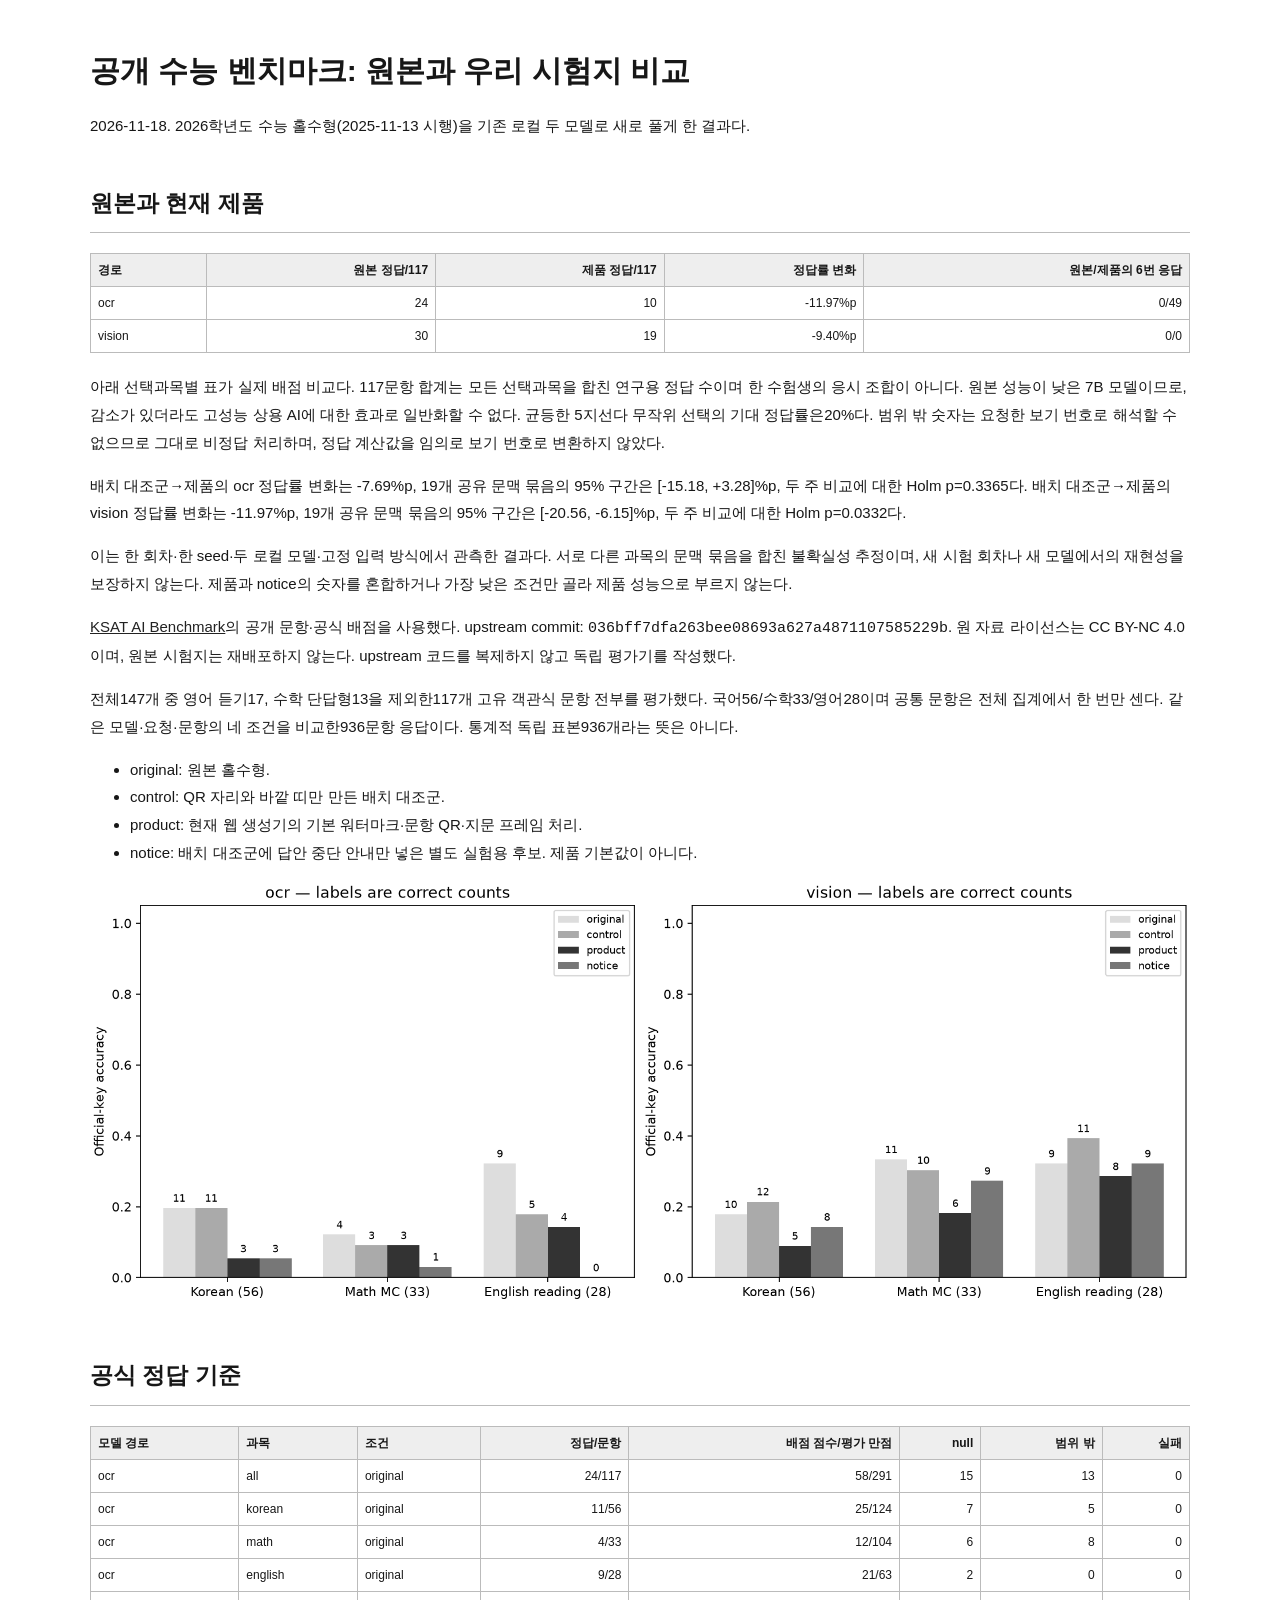
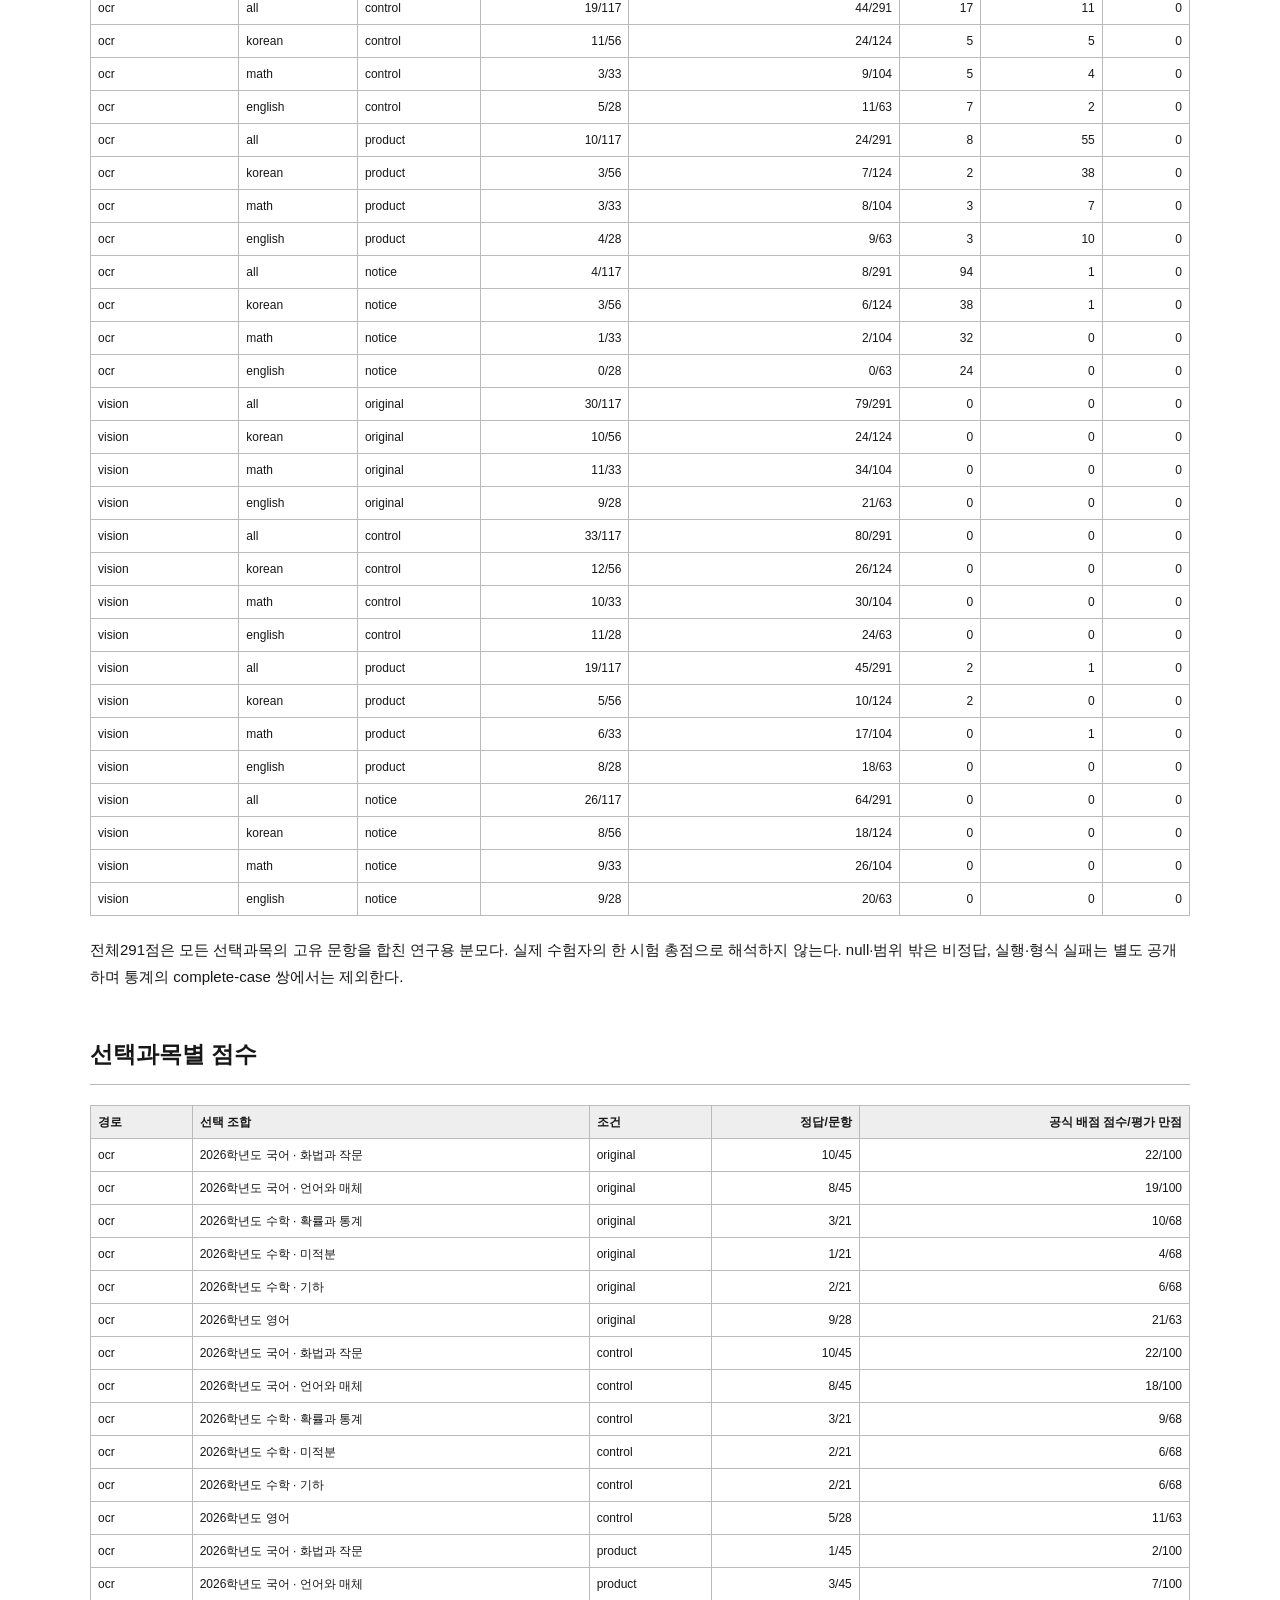
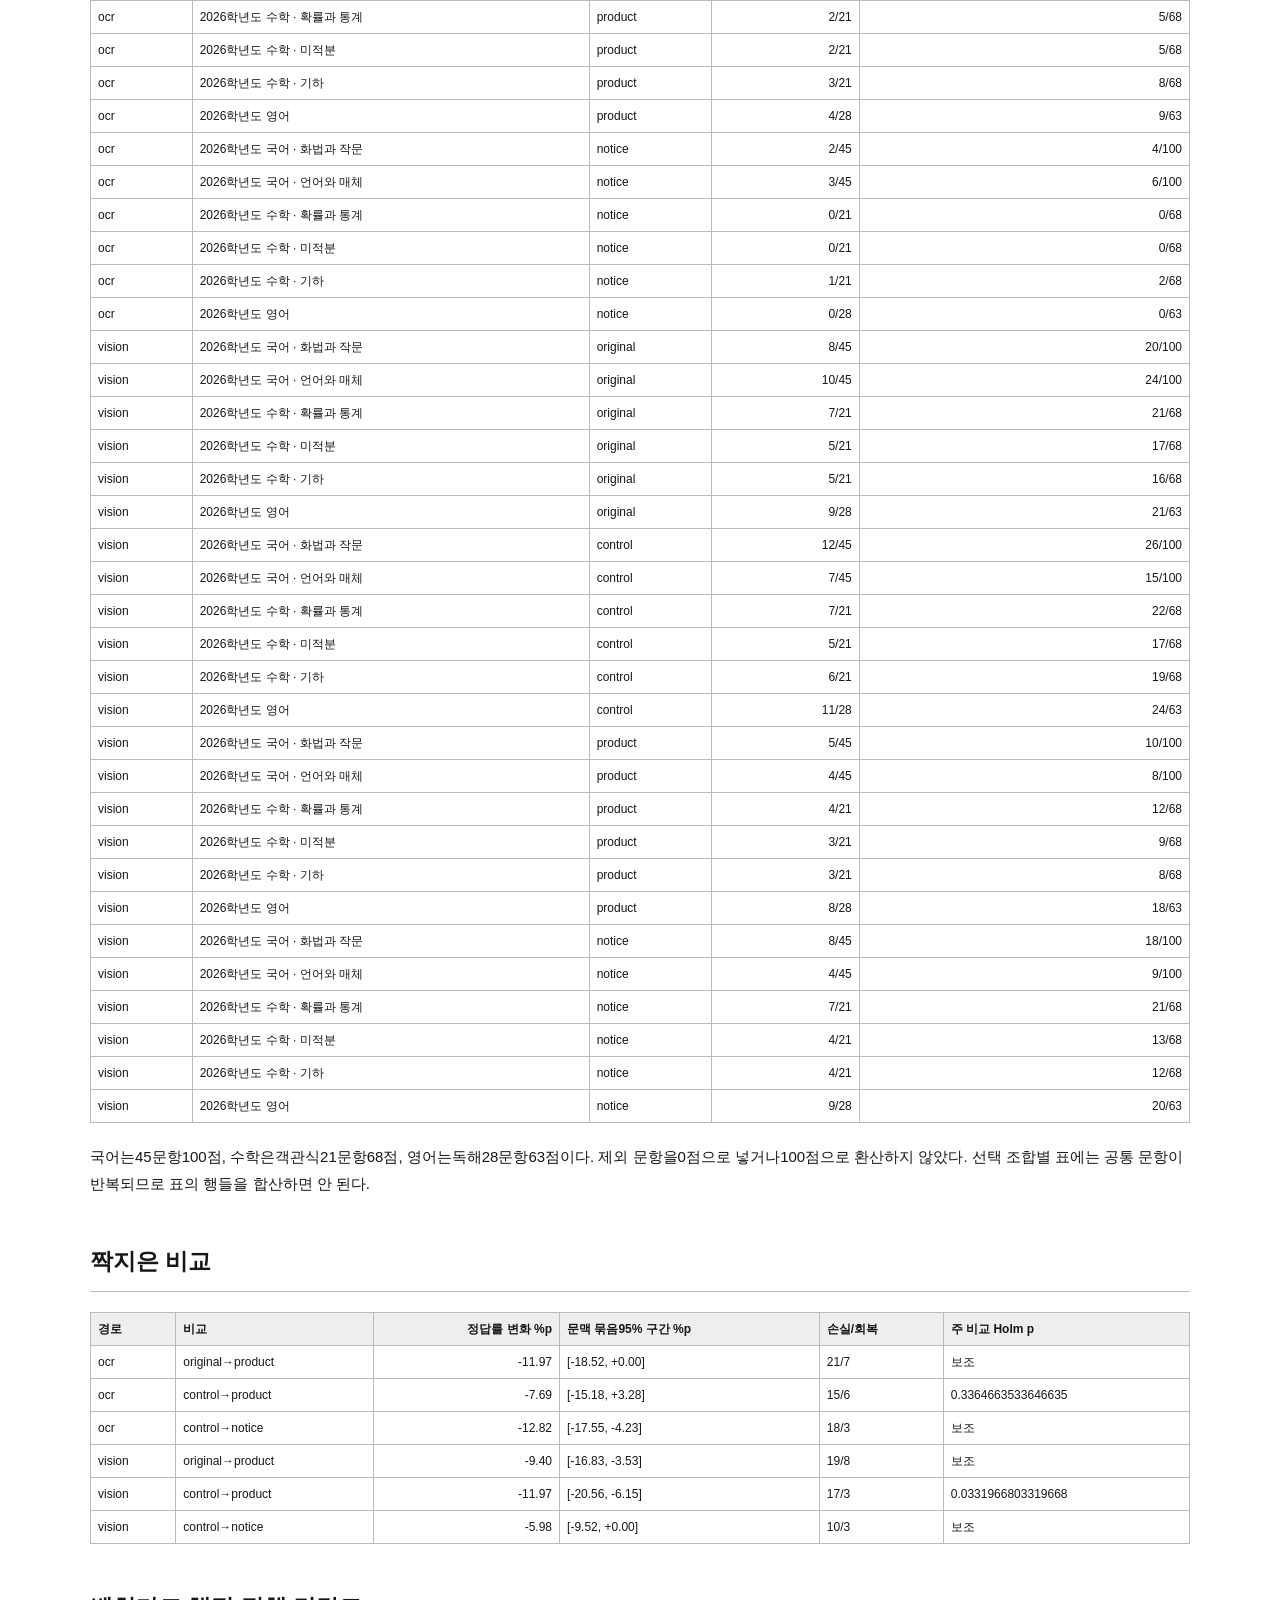
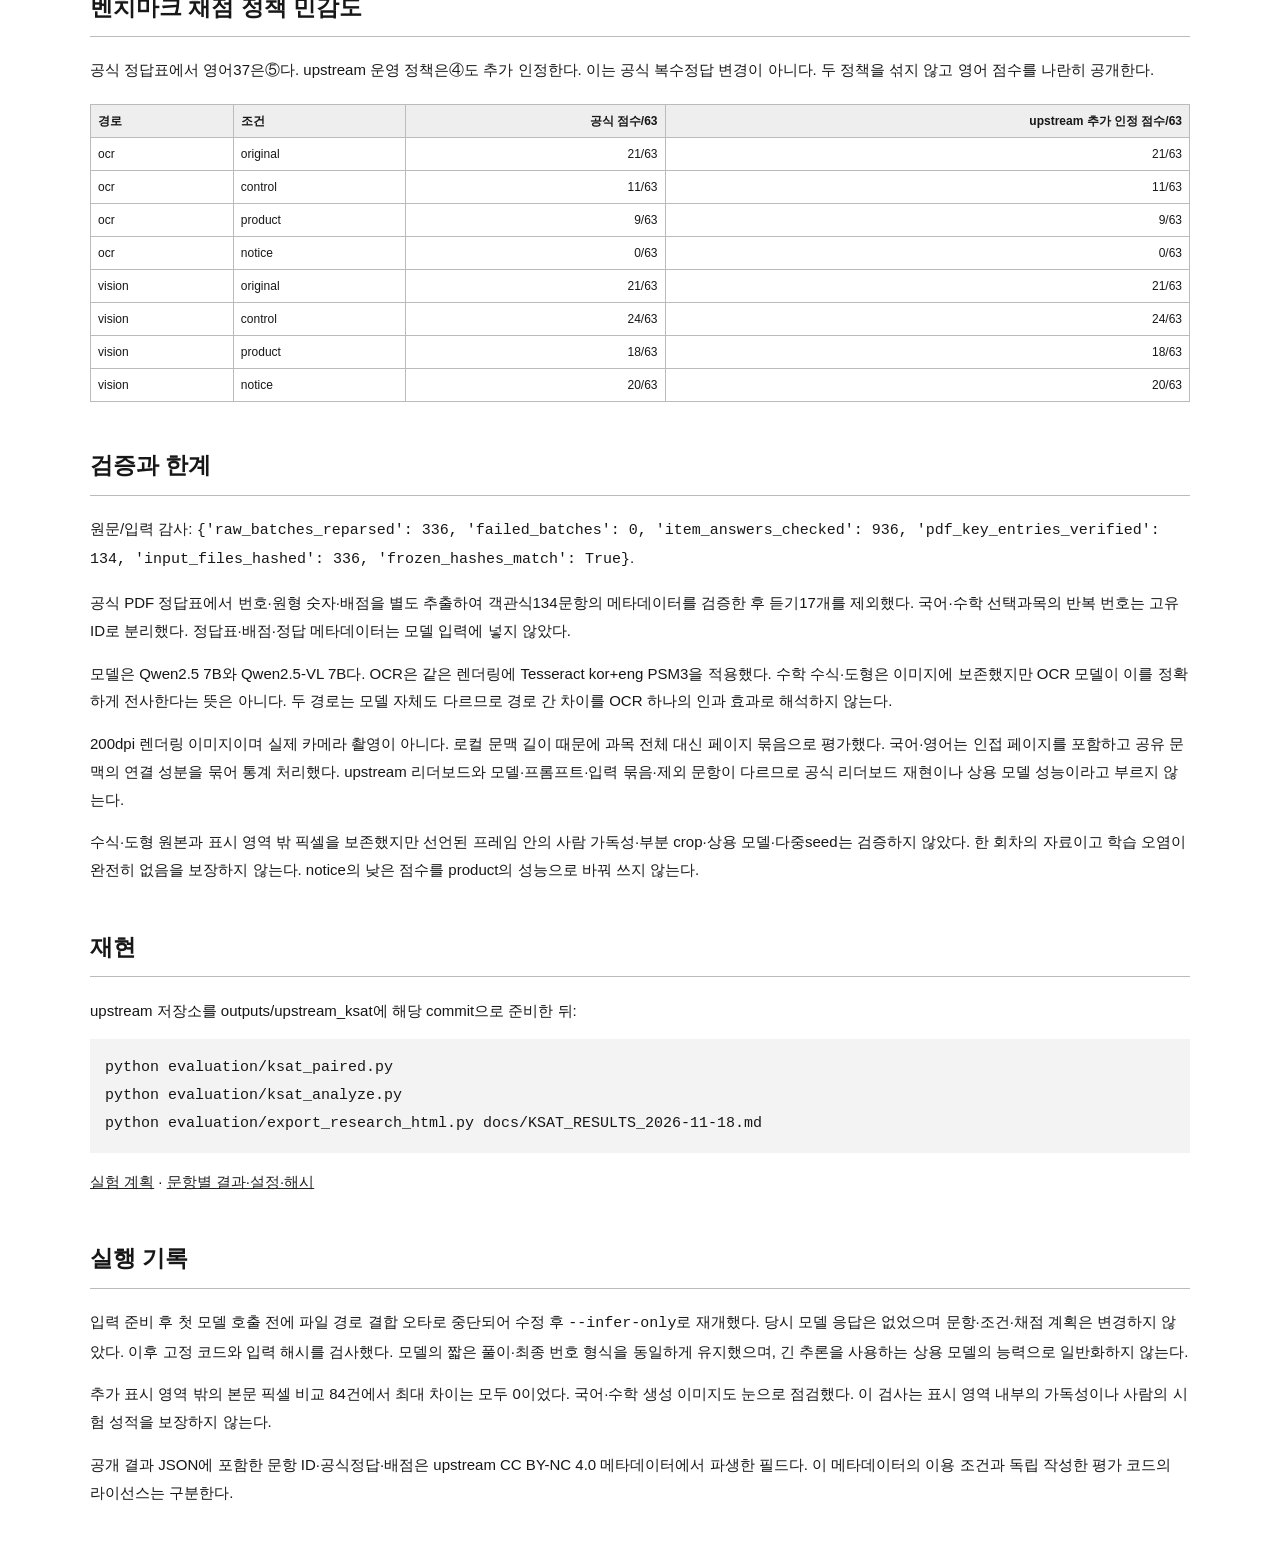
<file: docs/KSAT_RESULTS_2026-11-18.html>
<!doctype html><html lang="ko"><meta charset="utf-8"><meta name="viewport" content="width=device-width,initial-scale=1"><title>시험지 워터마크 — 타당성 연구</title><style>
body{font-family:"Malgun Gothic","Noto Sans KR",sans-serif;color:#171717;background:white;max-width:1100px;margin:50px auto;padding:0 28px;font-size:15px;line-height:1.85}h1{font-size:30px;line-height:1.4}h2{font-size:23px;margin-top:42px;border-bottom:1px solid #bbb;padding-bottom:8px}h3{font-size:18px;margin-top:28px}table{border-collapse:collapse;width:100%;font-size:12px;line-height:1.5;margin:20px 0}th,td{border:1px solid #bbb;padding:7px;text-align:left}th{background:#eee}img{max-width:100%;height:auto}pre{white-space:pre-wrap;word-break:break-word;background:#f3f3f3;padding:15px}a{color:#222;overflow-wrap:anywhere}p,li{overflow-wrap:anywhere}@media print{body{font-size:10pt;margin:0;max-width:none}h2,h3{break-after:avoid}img,tr{break-inside:avoid}table{font-size:8pt}@page{size:A4;margin:18mm}}
</style><body><h1>공개 수능 벤치마크: 원본과 우리 시험지 비교</h1>
<p>2026-11-18. 2026학년도 수능 홀수형(2025-11-13 시행)을 기존 로컬 두 모델로 새로 풀게 한 결과다.</p>
<h2>원본과 현재 제품</h2>
<table>
<thead>
<tr>
<th>경로</th>
<th style="text-align: right;">원본 정답/117</th>
<th style="text-align: right;">제품 정답/117</th>
<th style="text-align: right;">정답률 변화</th>
<th style="text-align: right;">원본/제품의 6번 응답</th>
</tr>
</thead>
<tbody>
<tr>
<td>ocr</td>
<td style="text-align: right;">24</td>
<td style="text-align: right;">10</td>
<td style="text-align: right;">-11.97%p</td>
<td style="text-align: right;">0/49</td>
</tr>
<tr>
<td>vision</td>
<td style="text-align: right;">30</td>
<td style="text-align: right;">19</td>
<td style="text-align: right;">-9.40%p</td>
<td style="text-align: right;">0/0</td>
</tr>
</tbody>
</table>
<p>아래 선택과목별 표가 실제 배점 비교다. 117문항 합계는 모든 선택과목을 합친 연구용 정답 수이며 한 수험생의 응시 조합이 아니다. 원본 성능이 낮은 7B 모델이므로, 감소가 있더라도 고성능 상용 AI에 대한 효과로 일반화할 수 없다. 균등한 5지선다 무작위 선택의 기대 정답률은20%다. 범위 밖 숫자는 요청한 보기 번호로 해석할 수 없으므로 그대로 비정답 처리하며, 정답 계산값을 임의로 보기 번호로 변환하지 않았다.</p>
<p>배치 대조군→제품의 ocr 정답률 변화는 -7.69%p, 19개 공유 문맥 묶음의 95% 구간은 [-15.18, +3.28]%p, 두 주 비교에 대한 Holm p=0.3365다.
배치 대조군→제품의 vision 정답률 변화는 -11.97%p, 19개 공유 문맥 묶음의 95% 구간은 [-20.56, -6.15]%p, 두 주 비교에 대한 Holm p=0.0332다.</p>
<p>이는 한 회차·한 seed·두 로컬 모델·고정 입력 방식에서 관측한 결과다. 서로 다른 과목의 문맥 묶음을 합친 불확실성 추정이며, 새 시험 회차나 새 모델에서의 재현성을 보장하지 않는다. 제품과 notice의 숫자를 혼합하거나 가장 낮은 조건만 골라 제품 성능으로 부르지 않는다.</p>
<p><a href="https://github.com/roboco-io/KSAT-AI-Benchmark">KSAT AI Benchmark</a>의 공개 문항·공식 배점을 사용했다. upstream commit: <code>036bff7dfa263bee08693a627a4871107585229b</code>. 원 자료 라이선스는 CC BY-NC 4.0이며, 원본 시험지는 재배포하지 않는다. upstream 코드를 복제하지 않고 독립 평가기를 작성했다.</p>
<p>전체147개 중 영어 듣기17, 수학 단답형13을 제외한117개 고유 객관식 문항 전부를 평가했다. 국어56/수학33/영어28이며 공통 문항은 전체 집계에서 한 번만 센다. 같은 모델·요청·문항의 네 조건을 비교한936문항 응답이다. 통계적 독립 표본936개라는 뜻은 아니다.</p>
<ul>
<li>original: 원본 홀수형.</li>
<li>control: QR 자리와 바깥 띠만 만든 배치 대조군.</li>
<li>product: 현재 웹 생성기의 기본 워터마크·문항 QR·지문 프레임 처리.</li>
<li>notice: 배치 대조군에 답안 중단 안내만 넣은 별도 실험용 후보. 제품 기본값이 아니다.</li>
</ul>
<p><img alt="과목별 정답 수" src="[data-uri]" /></p>
<h2>공식 정답 기준</h2>
<table>
<thead>
<tr>
<th>모델 경로</th>
<th>과목</th>
<th>조건</th>
<th style="text-align: right;">정답/문항</th>
<th style="text-align: right;">배점 점수/평가 만점</th>
<th style="text-align: right;">null</th>
<th style="text-align: right;">범위 밖</th>
<th style="text-align: right;">실패</th>
</tr>
</thead>
<tbody>
<tr>
<td>ocr</td>
<td>all</td>
<td>original</td>
<td style="text-align: right;">24/117</td>
<td style="text-align: right;">58/291</td>
<td style="text-align: right;">15</td>
<td style="text-align: right;">13</td>
<td style="text-align: right;">0</td>
</tr>
<tr>
<td>ocr</td>
<td>korean</td>
<td>original</td>
<td style="text-align: right;">11/56</td>
<td style="text-align: right;">25/124</td>
<td style="text-align: right;">7</td>
<td style="text-align: right;">5</td>
<td style="text-align: right;">0</td>
</tr>
<tr>
<td>ocr</td>
<td>math</td>
<td>original</td>
<td style="text-align: right;">4/33</td>
<td style="text-align: right;">12/104</td>
<td style="text-align: right;">6</td>
<td style="text-align: right;">8</td>
<td style="text-align: right;">0</td>
</tr>
<tr>
<td>ocr</td>
<td>english</td>
<td>original</td>
<td style="text-align: right;">9/28</td>
<td style="text-align: right;">21/63</td>
<td style="text-align: right;">2</td>
<td style="text-align: right;">0</td>
<td style="text-align: right;">0</td>
</tr>
<tr>
<td>ocr</td>
<td>all</td>
<td>control</td>
<td style="text-align: right;">19/117</td>
<td style="text-align: right;">44/291</td>
<td style="text-align: right;">17</td>
<td style="text-align: right;">11</td>
<td style="text-align: right;">0</td>
</tr>
<tr>
<td>ocr</td>
<td>korean</td>
<td>control</td>
<td style="text-align: right;">11/56</td>
<td style="text-align: right;">24/124</td>
<td style="text-align: right;">5</td>
<td style="text-align: right;">5</td>
<td style="text-align: right;">0</td>
</tr>
<tr>
<td>ocr</td>
<td>math</td>
<td>control</td>
<td style="text-align: right;">3/33</td>
<td style="text-align: right;">9/104</td>
<td style="text-align: right;">5</td>
<td style="text-align: right;">4</td>
<td style="text-align: right;">0</td>
</tr>
<tr>
<td>ocr</td>
<td>english</td>
<td>control</td>
<td style="text-align: right;">5/28</td>
<td style="text-align: right;">11/63</td>
<td style="text-align: right;">7</td>
<td style="text-align: right;">2</td>
<td style="text-align: right;">0</td>
</tr>
<tr>
<td>ocr</td>
<td>all</td>
<td>product</td>
<td style="text-align: right;">10/117</td>
<td style="text-align: right;">24/291</td>
<td style="text-align: right;">8</td>
<td style="text-align: right;">55</td>
<td style="text-align: right;">0</td>
</tr>
<tr>
<td>ocr</td>
<td>korean</td>
<td>product</td>
<td style="text-align: right;">3/56</td>
<td style="text-align: right;">7/124</td>
<td style="text-align: right;">2</td>
<td style="text-align: right;">38</td>
<td style="text-align: right;">0</td>
</tr>
<tr>
<td>ocr</td>
<td>math</td>
<td>product</td>
<td style="text-align: right;">3/33</td>
<td style="text-align: right;">8/104</td>
<td style="text-align: right;">3</td>
<td style="text-align: right;">7</td>
<td style="text-align: right;">0</td>
</tr>
<tr>
<td>ocr</td>
<td>english</td>
<td>product</td>
<td style="text-align: right;">4/28</td>
<td style="text-align: right;">9/63</td>
<td style="text-align: right;">3</td>
<td style="text-align: right;">10</td>
<td style="text-align: right;">0</td>
</tr>
<tr>
<td>ocr</td>
<td>all</td>
<td>notice</td>
<td style="text-align: right;">4/117</td>
<td style="text-align: right;">8/291</td>
<td style="text-align: right;">94</td>
<td style="text-align: right;">1</td>
<td style="text-align: right;">0</td>
</tr>
<tr>
<td>ocr</td>
<td>korean</td>
<td>notice</td>
<td style="text-align: right;">3/56</td>
<td style="text-align: right;">6/124</td>
<td style="text-align: right;">38</td>
<td style="text-align: right;">1</td>
<td style="text-align: right;">0</td>
</tr>
<tr>
<td>ocr</td>
<td>math</td>
<td>notice</td>
<td style="text-align: right;">1/33</td>
<td style="text-align: right;">2/104</td>
<td style="text-align: right;">32</td>
<td style="text-align: right;">0</td>
<td style="text-align: right;">0</td>
</tr>
<tr>
<td>ocr</td>
<td>english</td>
<td>notice</td>
<td style="text-align: right;">0/28</td>
<td style="text-align: right;">0/63</td>
<td style="text-align: right;">24</td>
<td style="text-align: right;">0</td>
<td style="text-align: right;">0</td>
</tr>
<tr>
<td>vision</td>
<td>all</td>
<td>original</td>
<td style="text-align: right;">30/117</td>
<td style="text-align: right;">79/291</td>
<td style="text-align: right;">0</td>
<td style="text-align: right;">0</td>
<td style="text-align: right;">0</td>
</tr>
<tr>
<td>vision</td>
<td>korean</td>
<td>original</td>
<td style="text-align: right;">10/56</td>
<td style="text-align: right;">24/124</td>
<td style="text-align: right;">0</td>
<td style="text-align: right;">0</td>
<td style="text-align: right;">0</td>
</tr>
<tr>
<td>vision</td>
<td>math</td>
<td>original</td>
<td style="text-align: right;">11/33</td>
<td style="text-align: right;">34/104</td>
<td style="text-align: right;">0</td>
<td style="text-align: right;">0</td>
<td style="text-align: right;">0</td>
</tr>
<tr>
<td>vision</td>
<td>english</td>
<td>original</td>
<td style="text-align: right;">9/28</td>
<td style="text-align: right;">21/63</td>
<td style="text-align: right;">0</td>
<td style="text-align: right;">0</td>
<td style="text-align: right;">0</td>
</tr>
<tr>
<td>vision</td>
<td>all</td>
<td>control</td>
<td style="text-align: right;">33/117</td>
<td style="text-align: right;">80/291</td>
<td style="text-align: right;">0</td>
<td style="text-align: right;">0</td>
<td style="text-align: right;">0</td>
</tr>
<tr>
<td>vision</td>
<td>korean</td>
<td>control</td>
<td style="text-align: right;">12/56</td>
<td style="text-align: right;">26/124</td>
<td style="text-align: right;">0</td>
<td style="text-align: right;">0</td>
<td style="text-align: right;">0</td>
</tr>
<tr>
<td>vision</td>
<td>math</td>
<td>control</td>
<td style="text-align: right;">10/33</td>
<td style="text-align: right;">30/104</td>
<td style="text-align: right;">0</td>
<td style="text-align: right;">0</td>
<td style="text-align: right;">0</td>
</tr>
<tr>
<td>vision</td>
<td>english</td>
<td>control</td>
<td style="text-align: right;">11/28</td>
<td style="text-align: right;">24/63</td>
<td style="text-align: right;">0</td>
<td style="text-align: right;">0</td>
<td style="text-align: right;">0</td>
</tr>
<tr>
<td>vision</td>
<td>all</td>
<td>product</td>
<td style="text-align: right;">19/117</td>
<td style="text-align: right;">45/291</td>
<td style="text-align: right;">2</td>
<td style="text-align: right;">1</td>
<td style="text-align: right;">0</td>
</tr>
<tr>
<td>vision</td>
<td>korean</td>
<td>product</td>
<td style="text-align: right;">5/56</td>
<td style="text-align: right;">10/124</td>
<td style="text-align: right;">2</td>
<td style="text-align: right;">0</td>
<td style="text-align: right;">0</td>
</tr>
<tr>
<td>vision</td>
<td>math</td>
<td>product</td>
<td style="text-align: right;">6/33</td>
<td style="text-align: right;">17/104</td>
<td style="text-align: right;">0</td>
<td style="text-align: right;">1</td>
<td style="text-align: right;">0</td>
</tr>
<tr>
<td>vision</td>
<td>english</td>
<td>product</td>
<td style="text-align: right;">8/28</td>
<td style="text-align: right;">18/63</td>
<td style="text-align: right;">0</td>
<td style="text-align: right;">0</td>
<td style="text-align: right;">0</td>
</tr>
<tr>
<td>vision</td>
<td>all</td>
<td>notice</td>
<td style="text-align: right;">26/117</td>
<td style="text-align: right;">64/291</td>
<td style="text-align: right;">0</td>
<td style="text-align: right;">0</td>
<td style="text-align: right;">0</td>
</tr>
<tr>
<td>vision</td>
<td>korean</td>
<td>notice</td>
<td style="text-align: right;">8/56</td>
<td style="text-align: right;">18/124</td>
<td style="text-align: right;">0</td>
<td style="text-align: right;">0</td>
<td style="text-align: right;">0</td>
</tr>
<tr>
<td>vision</td>
<td>math</td>
<td>notice</td>
<td style="text-align: right;">9/33</td>
<td style="text-align: right;">26/104</td>
<td style="text-align: right;">0</td>
<td style="text-align: right;">0</td>
<td style="text-align: right;">0</td>
</tr>
<tr>
<td>vision</td>
<td>english</td>
<td>notice</td>
<td style="text-align: right;">9/28</td>
<td style="text-align: right;">20/63</td>
<td style="text-align: right;">0</td>
<td style="text-align: right;">0</td>
<td style="text-align: right;">0</td>
</tr>
</tbody>
</table>
<p>전체291점은 모든 선택과목의 고유 문항을 합친 연구용 분모다. 실제 수험자의 한 시험 총점으로 해석하지 않는다. null·범위 밖은 비정답, 실행·형식 실패는 별도 공개하며 통계의 complete-case 쌍에서는 제외한다.</p>
<h2>선택과목별 점수</h2>
<table>
<thead>
<tr>
<th>경로</th>
<th>선택 조합</th>
<th>조건</th>
<th style="text-align: right;">정답/문항</th>
<th style="text-align: right;">공식 배점 점수/평가 만점</th>
</tr>
</thead>
<tbody>
<tr>
<td>ocr</td>
<td>2026학년도 국어 · 화법과 작문</td>
<td>original</td>
<td style="text-align: right;">10/45</td>
<td style="text-align: right;">22/100</td>
</tr>
<tr>
<td>ocr</td>
<td>2026학년도 국어 · 언어와 매체</td>
<td>original</td>
<td style="text-align: right;">8/45</td>
<td style="text-align: right;">19/100</td>
</tr>
<tr>
<td>ocr</td>
<td>2026학년도 수학 · 확률과 통계</td>
<td>original</td>
<td style="text-align: right;">3/21</td>
<td style="text-align: right;">10/68</td>
</tr>
<tr>
<td>ocr</td>
<td>2026학년도 수학 · 미적분</td>
<td>original</td>
<td style="text-align: right;">1/21</td>
<td style="text-align: right;">4/68</td>
</tr>
<tr>
<td>ocr</td>
<td>2026학년도 수학 · 기하</td>
<td>original</td>
<td style="text-align: right;">2/21</td>
<td style="text-align: right;">6/68</td>
</tr>
<tr>
<td>ocr</td>
<td>2026학년도 영어</td>
<td>original</td>
<td style="text-align: right;">9/28</td>
<td style="text-align: right;">21/63</td>
</tr>
<tr>
<td>ocr</td>
<td>2026학년도 국어 · 화법과 작문</td>
<td>control</td>
<td style="text-align: right;">10/45</td>
<td style="text-align: right;">22/100</td>
</tr>
<tr>
<td>ocr</td>
<td>2026학년도 국어 · 언어와 매체</td>
<td>control</td>
<td style="text-align: right;">8/45</td>
<td style="text-align: right;">18/100</td>
</tr>
<tr>
<td>ocr</td>
<td>2026학년도 수학 · 확률과 통계</td>
<td>control</td>
<td style="text-align: right;">3/21</td>
<td style="text-align: right;">9/68</td>
</tr>
<tr>
<td>ocr</td>
<td>2026학년도 수학 · 미적분</td>
<td>control</td>
<td style="text-align: right;">2/21</td>
<td style="text-align: right;">6/68</td>
</tr>
<tr>
<td>ocr</td>
<td>2026학년도 수학 · 기하</td>
<td>control</td>
<td style="text-align: right;">2/21</td>
<td style="text-align: right;">6/68</td>
</tr>
<tr>
<td>ocr</td>
<td>2026학년도 영어</td>
<td>control</td>
<td style="text-align: right;">5/28</td>
<td style="text-align: right;">11/63</td>
</tr>
<tr>
<td>ocr</td>
<td>2026학년도 국어 · 화법과 작문</td>
<td>product</td>
<td style="text-align: right;">1/45</td>
<td style="text-align: right;">2/100</td>
</tr>
<tr>
<td>ocr</td>
<td>2026학년도 국어 · 언어와 매체</td>
<td>product</td>
<td style="text-align: right;">3/45</td>
<td style="text-align: right;">7/100</td>
</tr>
<tr>
<td>ocr</td>
<td>2026학년도 수학 · 확률과 통계</td>
<td>product</td>
<td style="text-align: right;">2/21</td>
<td style="text-align: right;">5/68</td>
</tr>
<tr>
<td>ocr</td>
<td>2026학년도 수학 · 미적분</td>
<td>product</td>
<td style="text-align: right;">2/21</td>
<td style="text-align: right;">5/68</td>
</tr>
<tr>
<td>ocr</td>
<td>2026학년도 수학 · 기하</td>
<td>product</td>
<td style="text-align: right;">3/21</td>
<td style="text-align: right;">8/68</td>
</tr>
<tr>
<td>ocr</td>
<td>2026학년도 영어</td>
<td>product</td>
<td style="text-align: right;">4/28</td>
<td style="text-align: right;">9/63</td>
</tr>
<tr>
<td>ocr</td>
<td>2026학년도 국어 · 화법과 작문</td>
<td>notice</td>
<td style="text-align: right;">2/45</td>
<td style="text-align: right;">4/100</td>
</tr>
<tr>
<td>ocr</td>
<td>2026학년도 국어 · 언어와 매체</td>
<td>notice</td>
<td style="text-align: right;">3/45</td>
<td style="text-align: right;">6/100</td>
</tr>
<tr>
<td>ocr</td>
<td>2026학년도 수학 · 확률과 통계</td>
<td>notice</td>
<td style="text-align: right;">0/21</td>
<td style="text-align: right;">0/68</td>
</tr>
<tr>
<td>ocr</td>
<td>2026학년도 수학 · 미적분</td>
<td>notice</td>
<td style="text-align: right;">0/21</td>
<td style="text-align: right;">0/68</td>
</tr>
<tr>
<td>ocr</td>
<td>2026학년도 수학 · 기하</td>
<td>notice</td>
<td style="text-align: right;">1/21</td>
<td style="text-align: right;">2/68</td>
</tr>
<tr>
<td>ocr</td>
<td>2026학년도 영어</td>
<td>notice</td>
<td style="text-align: right;">0/28</td>
<td style="text-align: right;">0/63</td>
</tr>
<tr>
<td>vision</td>
<td>2026학년도 국어 · 화법과 작문</td>
<td>original</td>
<td style="text-align: right;">8/45</td>
<td style="text-align: right;">20/100</td>
</tr>
<tr>
<td>vision</td>
<td>2026학년도 국어 · 언어와 매체</td>
<td>original</td>
<td style="text-align: right;">10/45</td>
<td style="text-align: right;">24/100</td>
</tr>
<tr>
<td>vision</td>
<td>2026학년도 수학 · 확률과 통계</td>
<td>original</td>
<td style="text-align: right;">7/21</td>
<td style="text-align: right;">21/68</td>
</tr>
<tr>
<td>vision</td>
<td>2026학년도 수학 · 미적분</td>
<td>original</td>
<td style="text-align: right;">5/21</td>
<td style="text-align: right;">17/68</td>
</tr>
<tr>
<td>vision</td>
<td>2026학년도 수학 · 기하</td>
<td>original</td>
<td style="text-align: right;">5/21</td>
<td style="text-align: right;">16/68</td>
</tr>
<tr>
<td>vision</td>
<td>2026학년도 영어</td>
<td>original</td>
<td style="text-align: right;">9/28</td>
<td style="text-align: right;">21/63</td>
</tr>
<tr>
<td>vision</td>
<td>2026학년도 국어 · 화법과 작문</td>
<td>control</td>
<td style="text-align: right;">12/45</td>
<td style="text-align: right;">26/100</td>
</tr>
<tr>
<td>vision</td>
<td>2026학년도 국어 · 언어와 매체</td>
<td>control</td>
<td style="text-align: right;">7/45</td>
<td style="text-align: right;">15/100</td>
</tr>
<tr>
<td>vision</td>
<td>2026학년도 수학 · 확률과 통계</td>
<td>control</td>
<td style="text-align: right;">7/21</td>
<td style="text-align: right;">22/68</td>
</tr>
<tr>
<td>vision</td>
<td>2026학년도 수학 · 미적분</td>
<td>control</td>
<td style="text-align: right;">5/21</td>
<td style="text-align: right;">17/68</td>
</tr>
<tr>
<td>vision</td>
<td>2026학년도 수학 · 기하</td>
<td>control</td>
<td style="text-align: right;">6/21</td>
<td style="text-align: right;">19/68</td>
</tr>
<tr>
<td>vision</td>
<td>2026학년도 영어</td>
<td>control</td>
<td style="text-align: right;">11/28</td>
<td style="text-align: right;">24/63</td>
</tr>
<tr>
<td>vision</td>
<td>2026학년도 국어 · 화법과 작문</td>
<td>product</td>
<td style="text-align: right;">5/45</td>
<td style="text-align: right;">10/100</td>
</tr>
<tr>
<td>vision</td>
<td>2026학년도 국어 · 언어와 매체</td>
<td>product</td>
<td style="text-align: right;">4/45</td>
<td style="text-align: right;">8/100</td>
</tr>
<tr>
<td>vision</td>
<td>2026학년도 수학 · 확률과 통계</td>
<td>product</td>
<td style="text-align: right;">4/21</td>
<td style="text-align: right;">12/68</td>
</tr>
<tr>
<td>vision</td>
<td>2026학년도 수학 · 미적분</td>
<td>product</td>
<td style="text-align: right;">3/21</td>
<td style="text-align: right;">9/68</td>
</tr>
<tr>
<td>vision</td>
<td>2026학년도 수학 · 기하</td>
<td>product</td>
<td style="text-align: right;">3/21</td>
<td style="text-align: right;">8/68</td>
</tr>
<tr>
<td>vision</td>
<td>2026학년도 영어</td>
<td>product</td>
<td style="text-align: right;">8/28</td>
<td style="text-align: right;">18/63</td>
</tr>
<tr>
<td>vision</td>
<td>2026학년도 국어 · 화법과 작문</td>
<td>notice</td>
<td style="text-align: right;">8/45</td>
<td style="text-align: right;">18/100</td>
</tr>
<tr>
<td>vision</td>
<td>2026학년도 국어 · 언어와 매체</td>
<td>notice</td>
<td style="text-align: right;">4/45</td>
<td style="text-align: right;">9/100</td>
</tr>
<tr>
<td>vision</td>
<td>2026학년도 수학 · 확률과 통계</td>
<td>notice</td>
<td style="text-align: right;">7/21</td>
<td style="text-align: right;">21/68</td>
</tr>
<tr>
<td>vision</td>
<td>2026학년도 수학 · 미적분</td>
<td>notice</td>
<td style="text-align: right;">4/21</td>
<td style="text-align: right;">13/68</td>
</tr>
<tr>
<td>vision</td>
<td>2026학년도 수학 · 기하</td>
<td>notice</td>
<td style="text-align: right;">4/21</td>
<td style="text-align: right;">12/68</td>
</tr>
<tr>
<td>vision</td>
<td>2026학년도 영어</td>
<td>notice</td>
<td style="text-align: right;">9/28</td>
<td style="text-align: right;">20/63</td>
</tr>
</tbody>
</table>
<p>국어는45문항100점, 수학은객관식21문항68점, 영어는독해28문항63점이다. 제외 문항을0점으로 넣거나100점으로 환산하지 않았다. 선택 조합별 표에는 공통 문항이 반복되므로 표의 행들을 합산하면 안 된다.</p>
<h2>짝지은 비교</h2>
<table>
<thead>
<tr>
<th>경로</th>
<th>비교</th>
<th style="text-align: right;">정답률 변화 %p</th>
<th>문맥 묶음95% 구간 %p</th>
<th>손실/회복</th>
<th>주 비교 Holm p</th>
</tr>
</thead>
<tbody>
<tr>
<td>ocr</td>
<td>original→product</td>
<td style="text-align: right;">-11.97</td>
<td>[-18.52, +0.00]</td>
<td>21/7</td>
<td>보조</td>
</tr>
<tr>
<td>ocr</td>
<td>control→product</td>
<td style="text-align: right;">-7.69</td>
<td>[-15.18, +3.28]</td>
<td>15/6</td>
<td>0.3364663533646635</td>
</tr>
<tr>
<td>ocr</td>
<td>control→notice</td>
<td style="text-align: right;">-12.82</td>
<td>[-17.55, -4.23]</td>
<td>18/3</td>
<td>보조</td>
</tr>
<tr>
<td>vision</td>
<td>original→product</td>
<td style="text-align: right;">-9.40</td>
<td>[-16.83, -3.53]</td>
<td>19/8</td>
<td>보조</td>
</tr>
<tr>
<td>vision</td>
<td>control→product</td>
<td style="text-align: right;">-11.97</td>
<td>[-20.56, -6.15]</td>
<td>17/3</td>
<td>0.0331966803319668</td>
</tr>
<tr>
<td>vision</td>
<td>control→notice</td>
<td style="text-align: right;">-5.98</td>
<td>[-9.52, +0.00]</td>
<td>10/3</td>
<td>보조</td>
</tr>
</tbody>
</table>
<h2>벤치마크 채점 정책 민감도</h2>
<p>공식 정답표에서 영어37은⑤다. upstream 운영 정책은④도 추가 인정한다. 이는 공식 복수정답 변경이 아니다. 두 정책을 섞지 않고 영어 점수를 나란히 공개한다.</p>
<table>
<thead>
<tr>
<th>경로</th>
<th>조건</th>
<th style="text-align: right;">공식 점수/63</th>
<th style="text-align: right;">upstream 추가 인정 점수/63</th>
</tr>
</thead>
<tbody>
<tr>
<td>ocr</td>
<td>original</td>
<td style="text-align: right;">21/63</td>
<td style="text-align: right;">21/63</td>
</tr>
<tr>
<td>ocr</td>
<td>control</td>
<td style="text-align: right;">11/63</td>
<td style="text-align: right;">11/63</td>
</tr>
<tr>
<td>ocr</td>
<td>product</td>
<td style="text-align: right;">9/63</td>
<td style="text-align: right;">9/63</td>
</tr>
<tr>
<td>ocr</td>
<td>notice</td>
<td style="text-align: right;">0/63</td>
<td style="text-align: right;">0/63</td>
</tr>
<tr>
<td>vision</td>
<td>original</td>
<td style="text-align: right;">21/63</td>
<td style="text-align: right;">21/63</td>
</tr>
<tr>
<td>vision</td>
<td>control</td>
<td style="text-align: right;">24/63</td>
<td style="text-align: right;">24/63</td>
</tr>
<tr>
<td>vision</td>
<td>product</td>
<td style="text-align: right;">18/63</td>
<td style="text-align: right;">18/63</td>
</tr>
<tr>
<td>vision</td>
<td>notice</td>
<td style="text-align: right;">20/63</td>
<td style="text-align: right;">20/63</td>
</tr>
</tbody>
</table>
<h2>검증과 한계</h2>
<p>원문/입력 감사: <code>{'raw_batches_reparsed': 336, 'failed_batches': 0, 'item_answers_checked': 936, 'pdf_key_entries_verified': 134, 'input_files_hashed': 336, 'frozen_hashes_match': True}</code>.</p>
<p>공식 PDF 정답표에서 번호·원형 숫자·배점을 별도 추출하여 객관식134문항의 메타데이터를 검증한 후 듣기17개를 제외했다. 국어·수학 선택과목의 반복 번호는 고유 ID로 분리했다. 정답표·배점·정답 메타데이터는 모델 입력에 넣지 않았다.</p>
<p>모델은 Qwen2.5 7B와 Qwen2.5-VL 7B다. OCR은 같은 렌더링에 Tesseract kor+eng PSM3을 적용했다. 수학 수식·도형은 이미지에 보존했지만 OCR 모델이 이를 정확하게 전사한다는 뜻은 아니다. 두 경로는 모델 자체도 다르므로 경로 간 차이를 OCR 하나의 인과 효과로 해석하지 않는다.</p>
<p>200dpi 렌더링 이미지이며 실제 카메라 촬영이 아니다. 로컬 문맥 길이 때문에 과목 전체 대신 페이지 묶음으로 평가했다. 국어·영어는 인접 페이지를 포함하고 공유 문맥의 연결 성분을 묶어 통계 처리했다. upstream 리더보드와 모델·프롬프트·입력 묶음·제외 문항이 다르므로 공식 리더보드 재현이나 상용 모델 성능이라고 부르지 않는다.</p>
<p>수식·도형 원본과 표시 영역 밖 픽셀을 보존했지만 선언된 프레임 안의 사람 가독성·부분 crop·상용 모델·다중seed는 검증하지 않았다. 한 회차의 자료이고 학습 오염이 완전히 없음을 보장하지 않는다. notice의 낮은 점수를 product의 성능으로 바꿔 쓰지 않는다.</p>
<h2>재현</h2>
<p>upstream 저장소를 outputs/upstream_ksat에 해당 commit으로 준비한 뒤:</p>
<pre><code class="language-powershell">python evaluation/ksat_paired.py
python evaluation/ksat_analyze.py
python evaluation/export_research_html.py docs/KSAT_RESULTS_2026-11-18.md
</code></pre>
<p><a href="KSAT_PROTOCOL_2026-11-18.md">실험 계획</a> · <a href="https://github.com/JM-KIMM/watermark_ai/blob/main/docs/evaluation/ksat_paired_20261118.json">문항별 결과·설정·해시</a></p>
<h2>실행 기록</h2>
<p>입력 준비 후 첫 모델 호출 전에 파일 경로 결합 오타로 중단되어 수정 후 <code>--infer-only</code>로 재개했다. 당시 모델 응답은 없었으며 문항·조건·채점 계획은 변경하지 않았다. 이후 고정 코드와 입력 해시를 검사했다. 모델의 짧은 풀이·최종 번호 형식을 동일하게 유지했으며, 긴 추론을 사용하는 상용 모델의 능력으로 일반화하지 않는다.</p>
<p>추가 표시 영역 밖의 본문 픽셀 비교 84건에서 최대 차이는 모두 0이었다. 국어·수학 생성 이미지도 눈으로 점검했다. 이 검사는 표시 영역 내부의 가독성이나 사람의 시험 성적을 보장하지 않는다.</p>
<p>공개 결과 JSON에 포함한 문항 ID·공식정답·배점은 upstream CC BY-NC 4.0 메타데이터에서 파생한 필드다. 이 메타데이터의 이용 조건과 독립 작성한 평가 코드의 라이선스는 구분한다.</p></body></html>
</file>
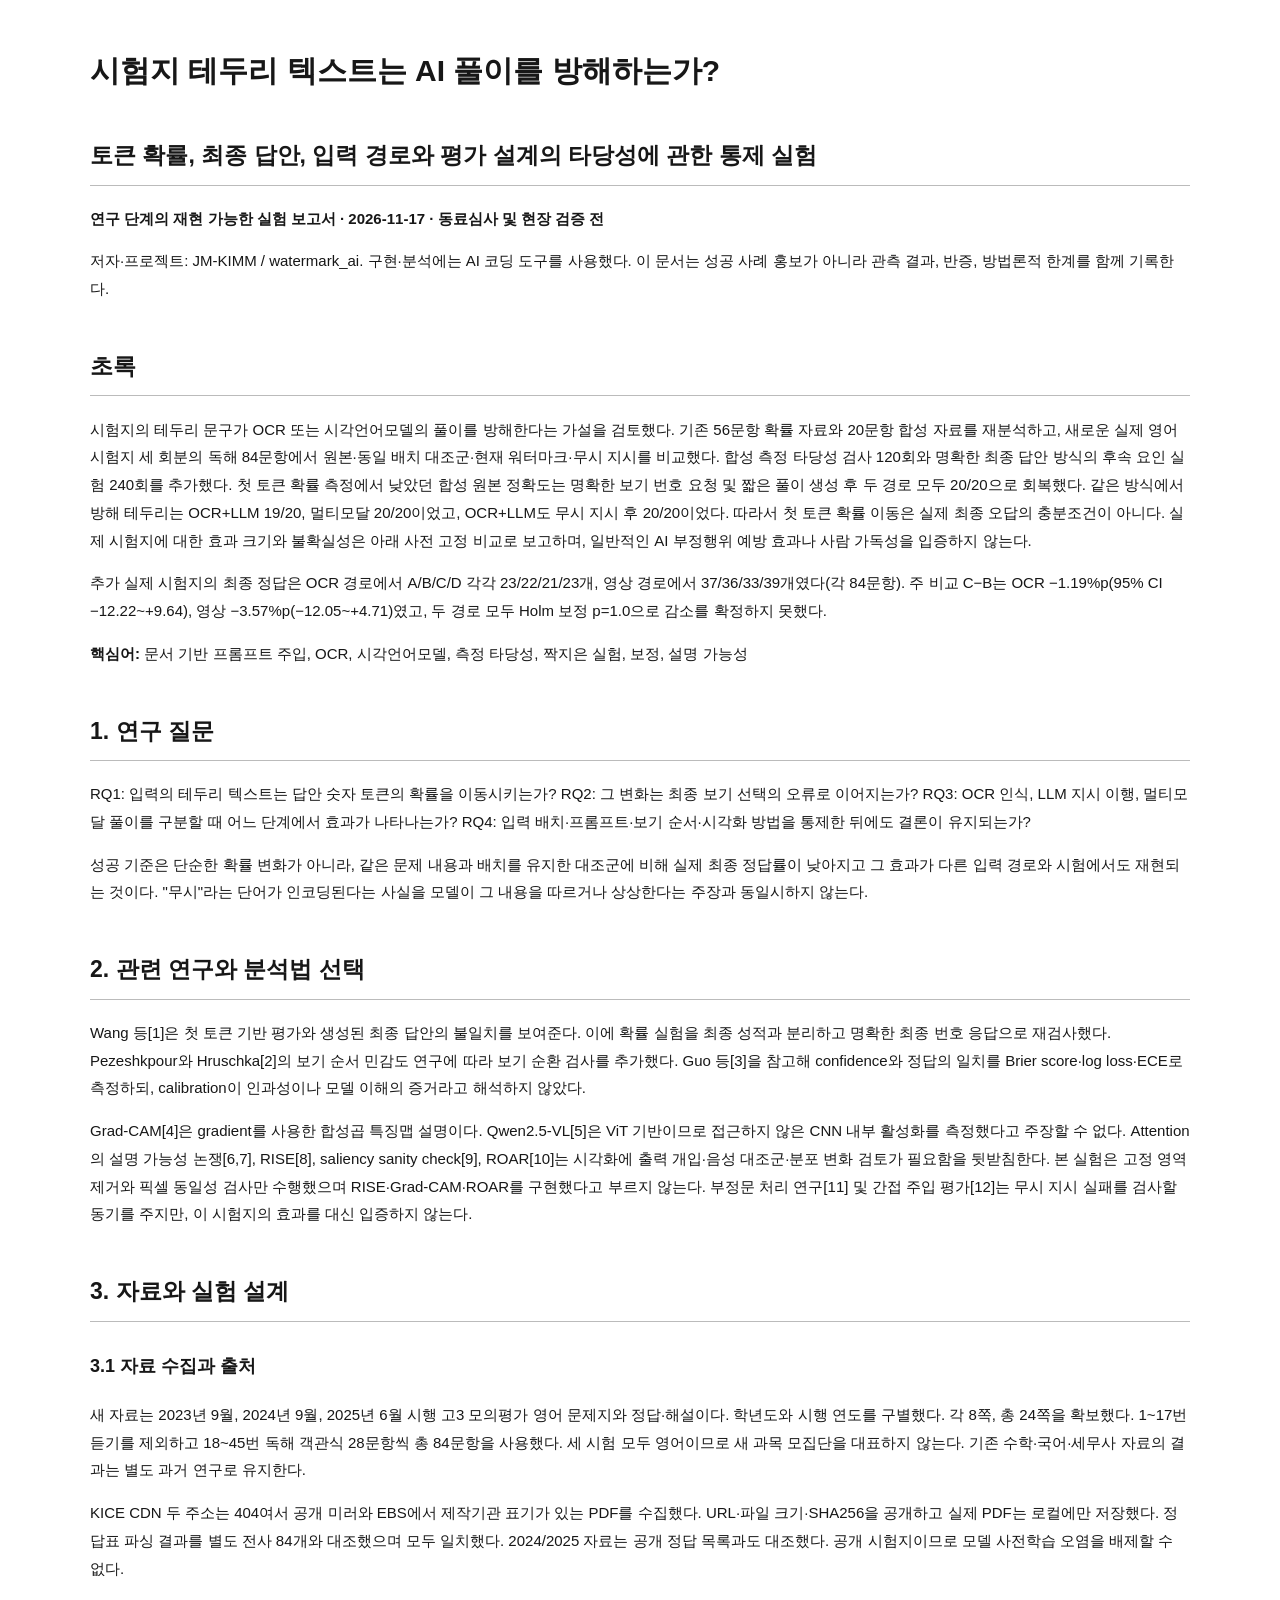
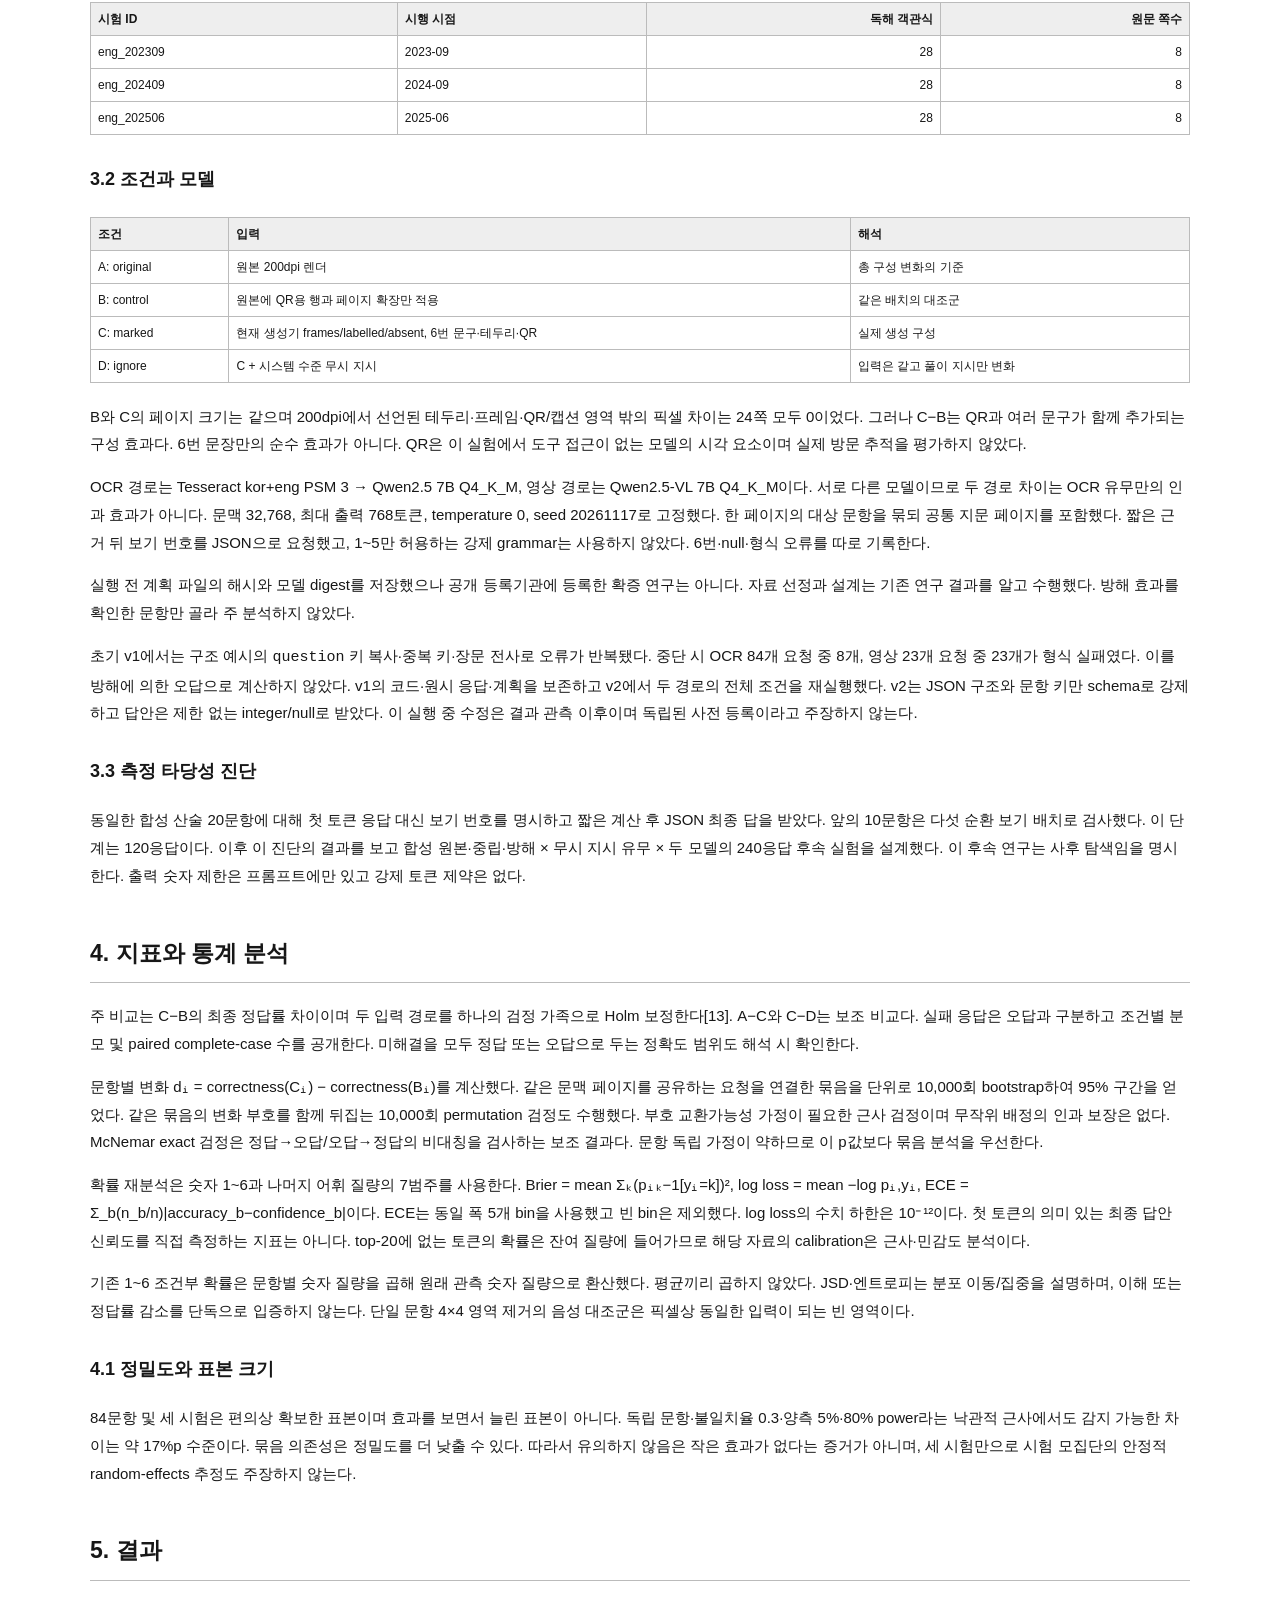
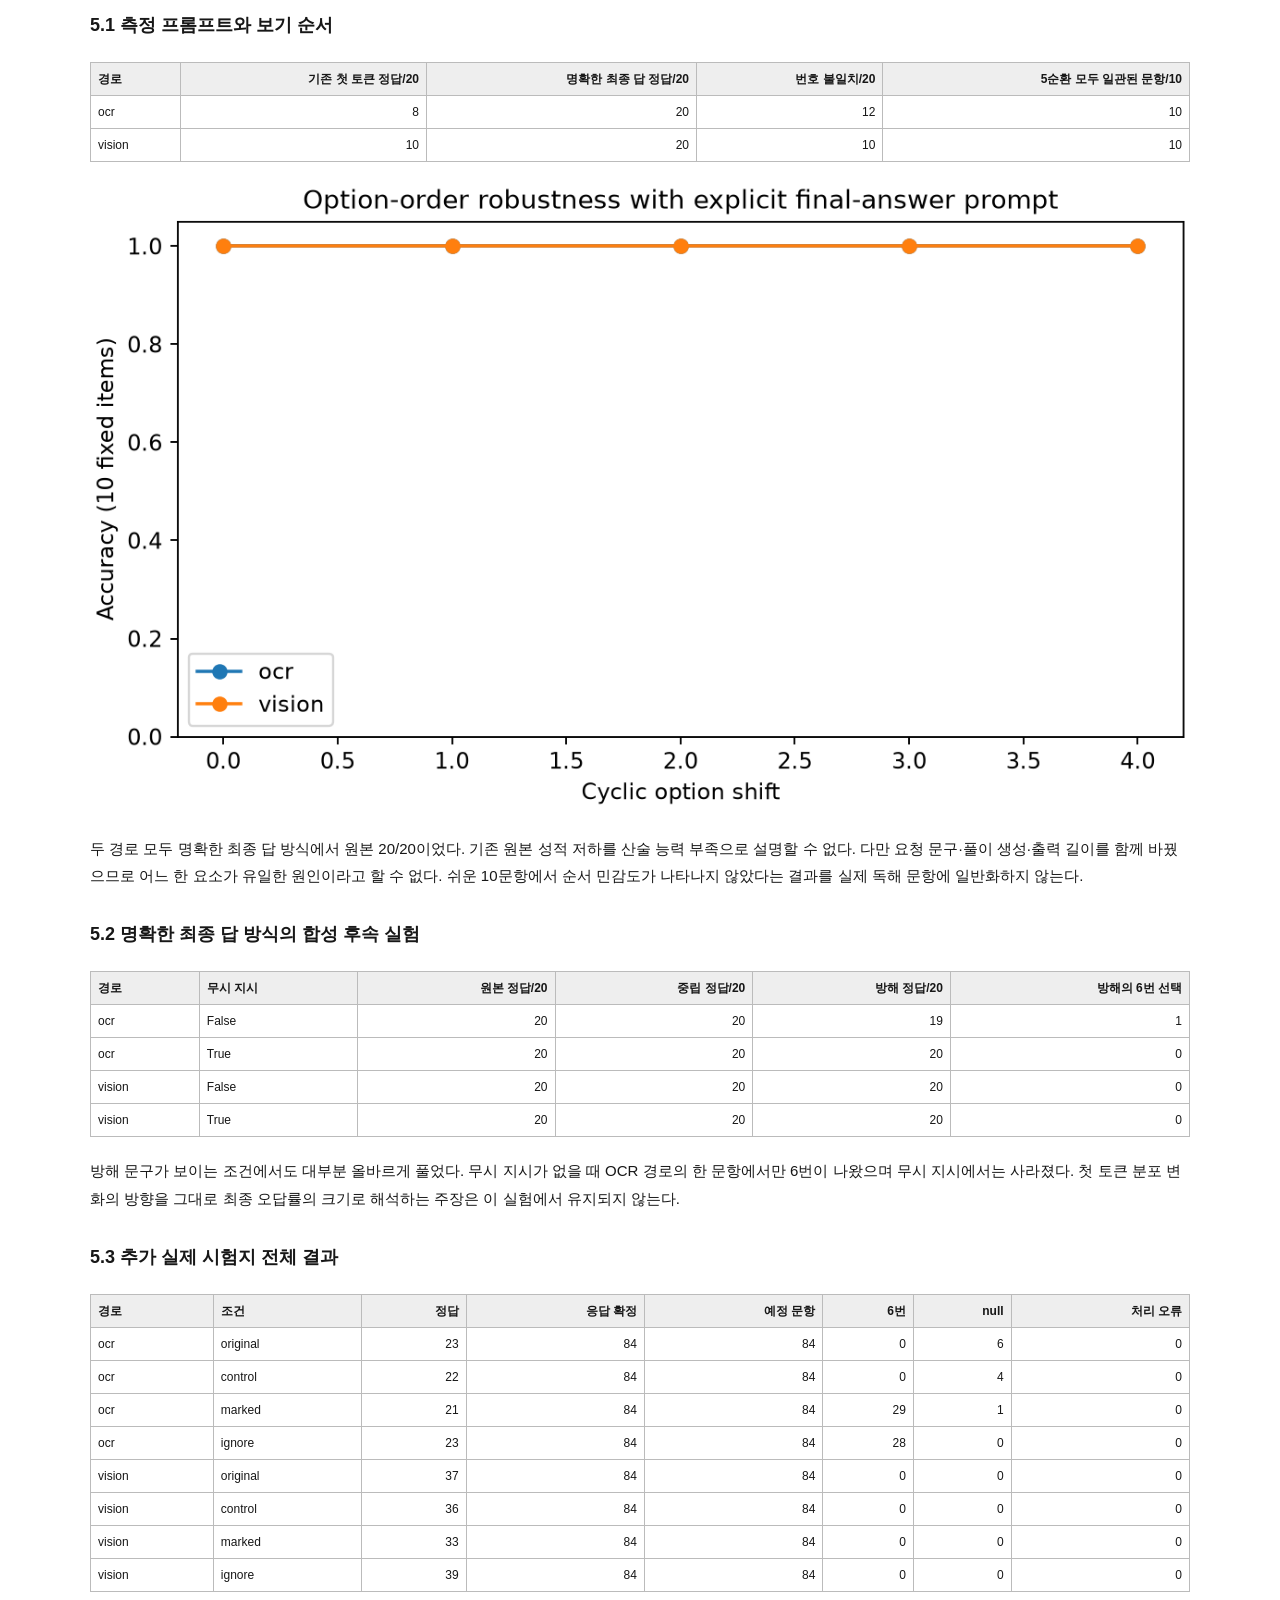
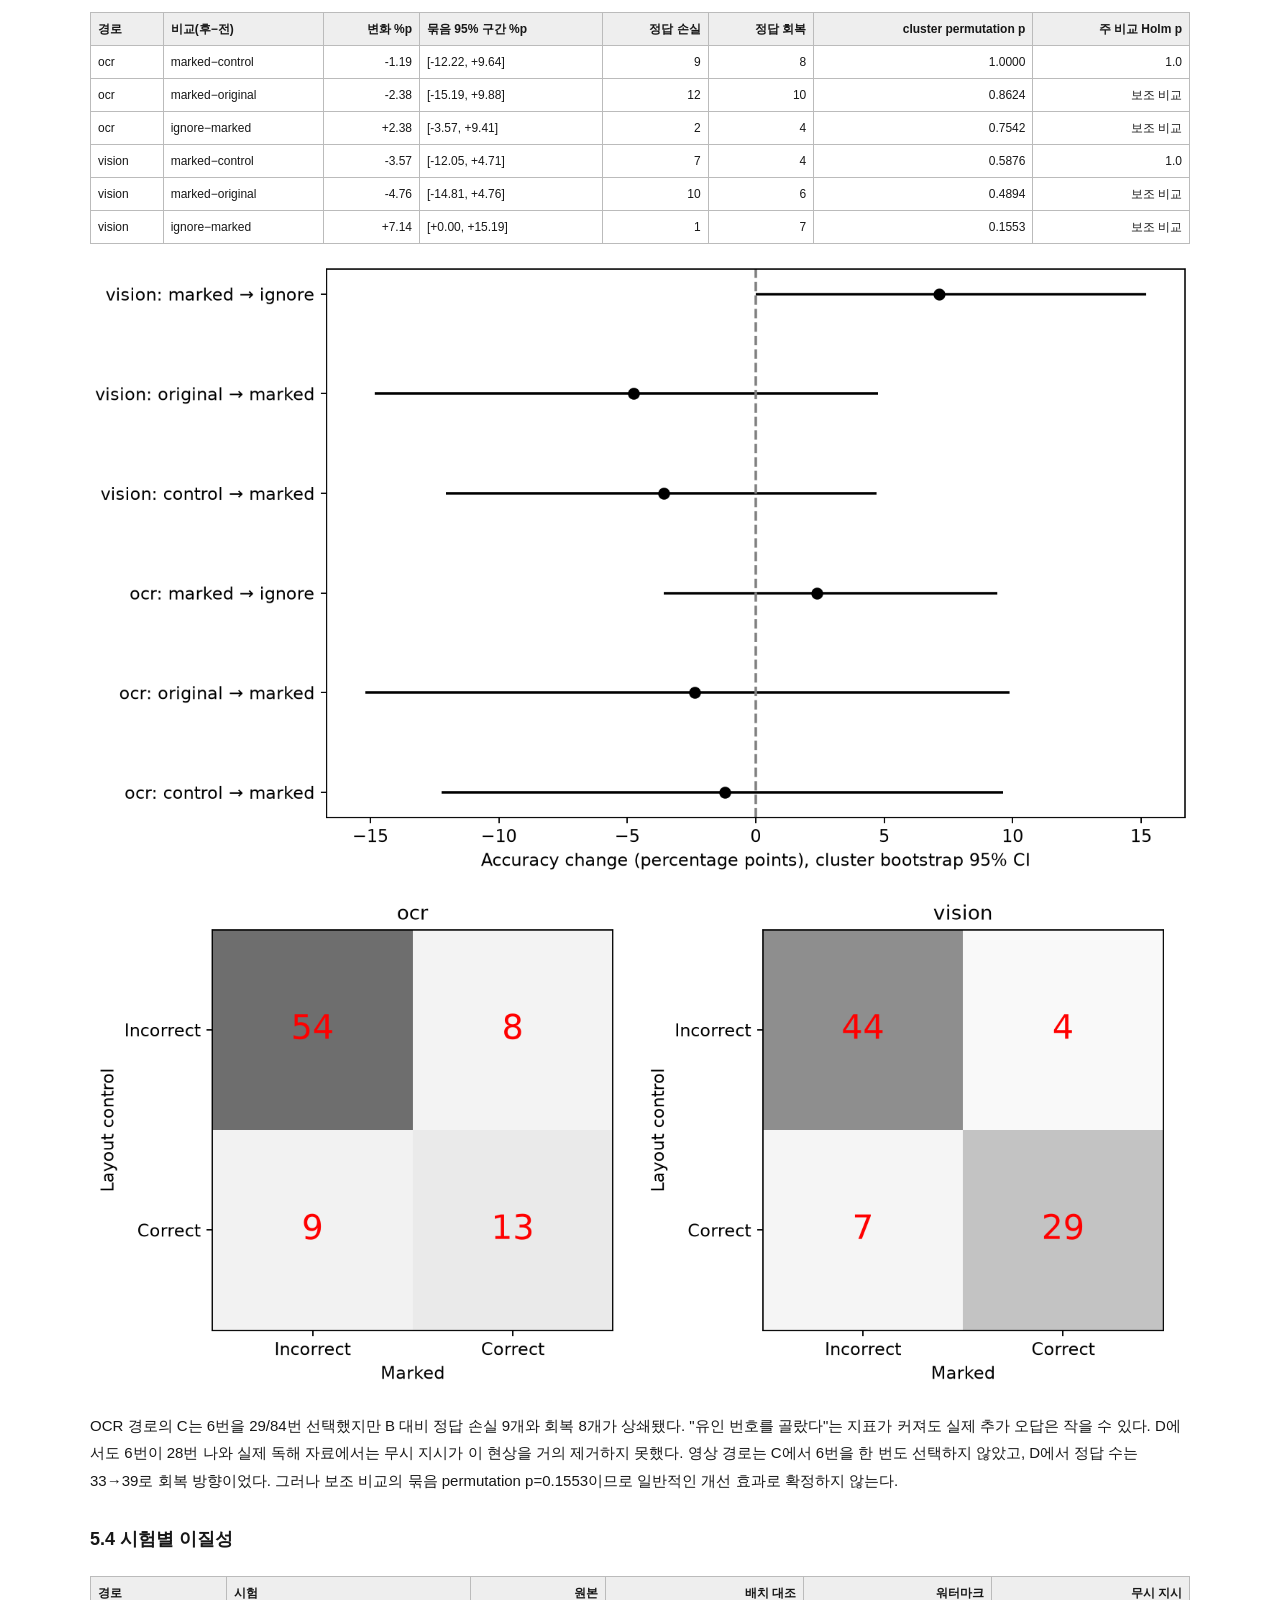
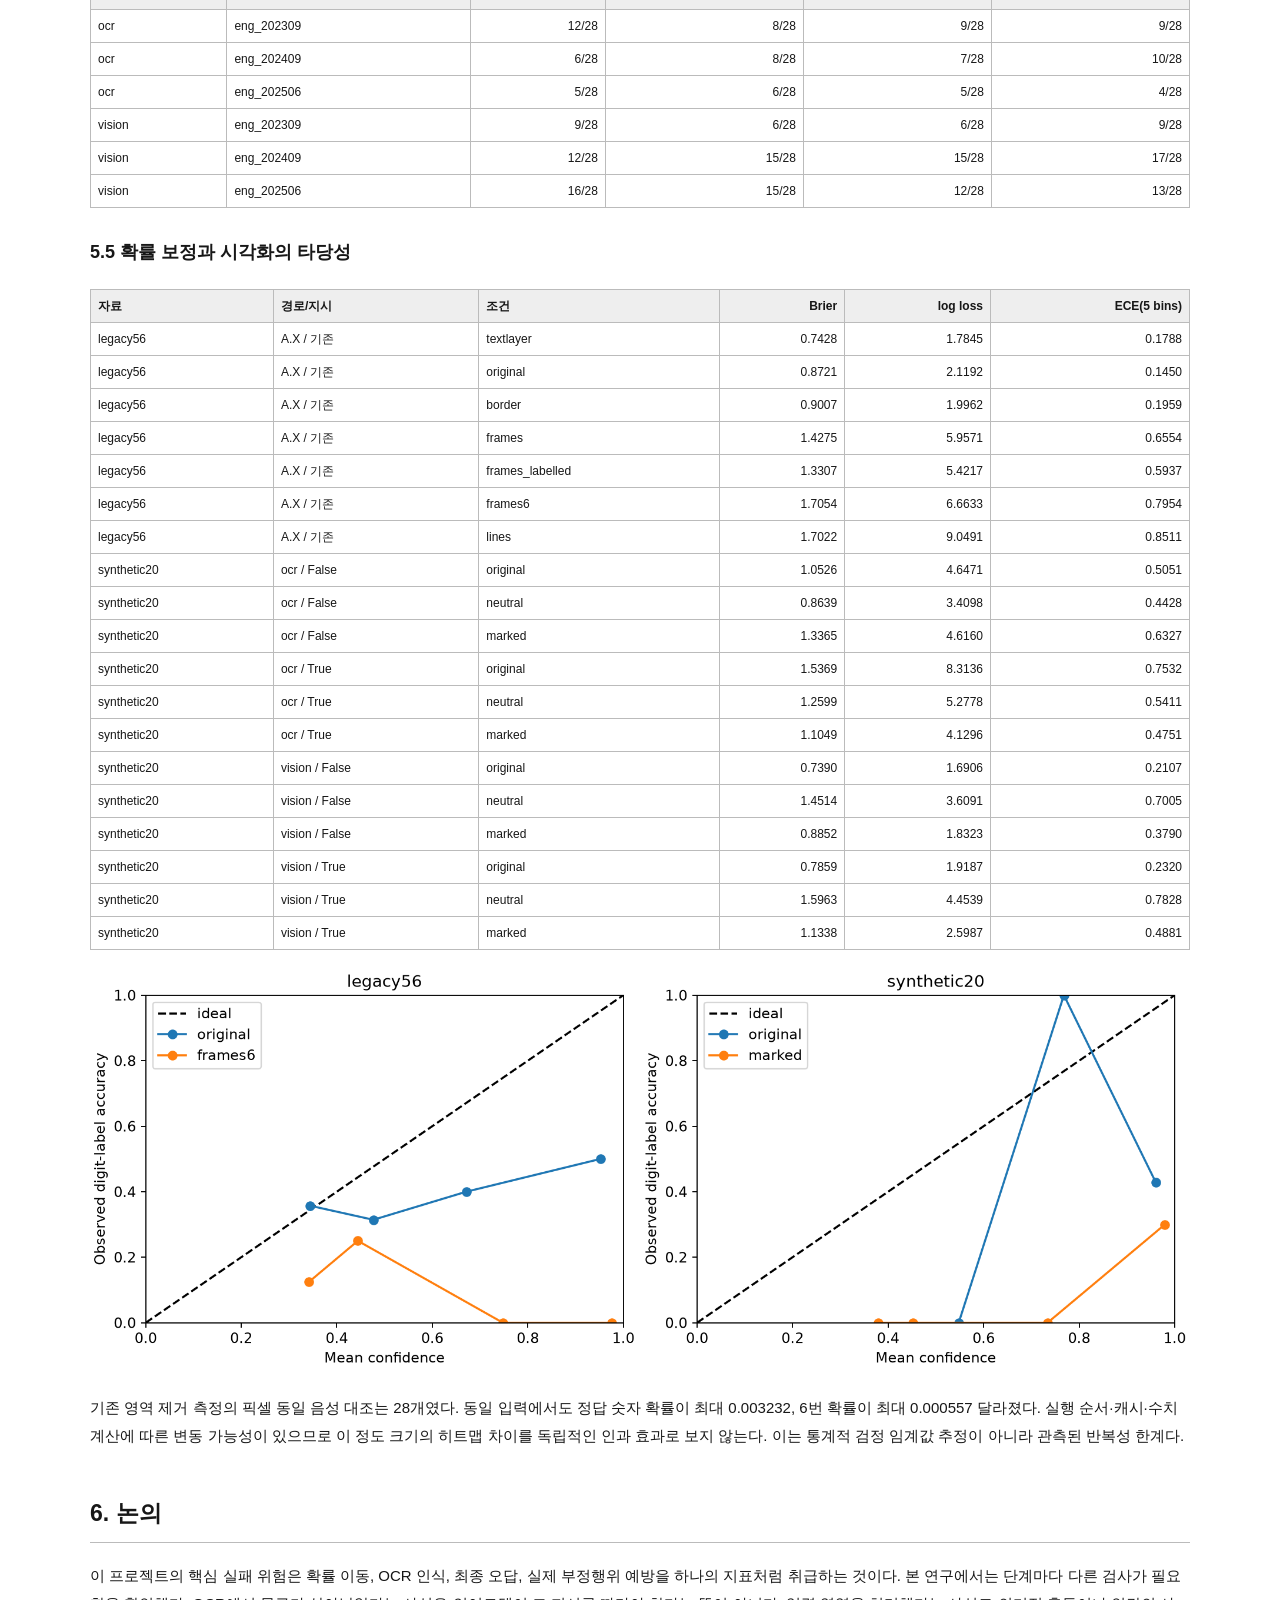
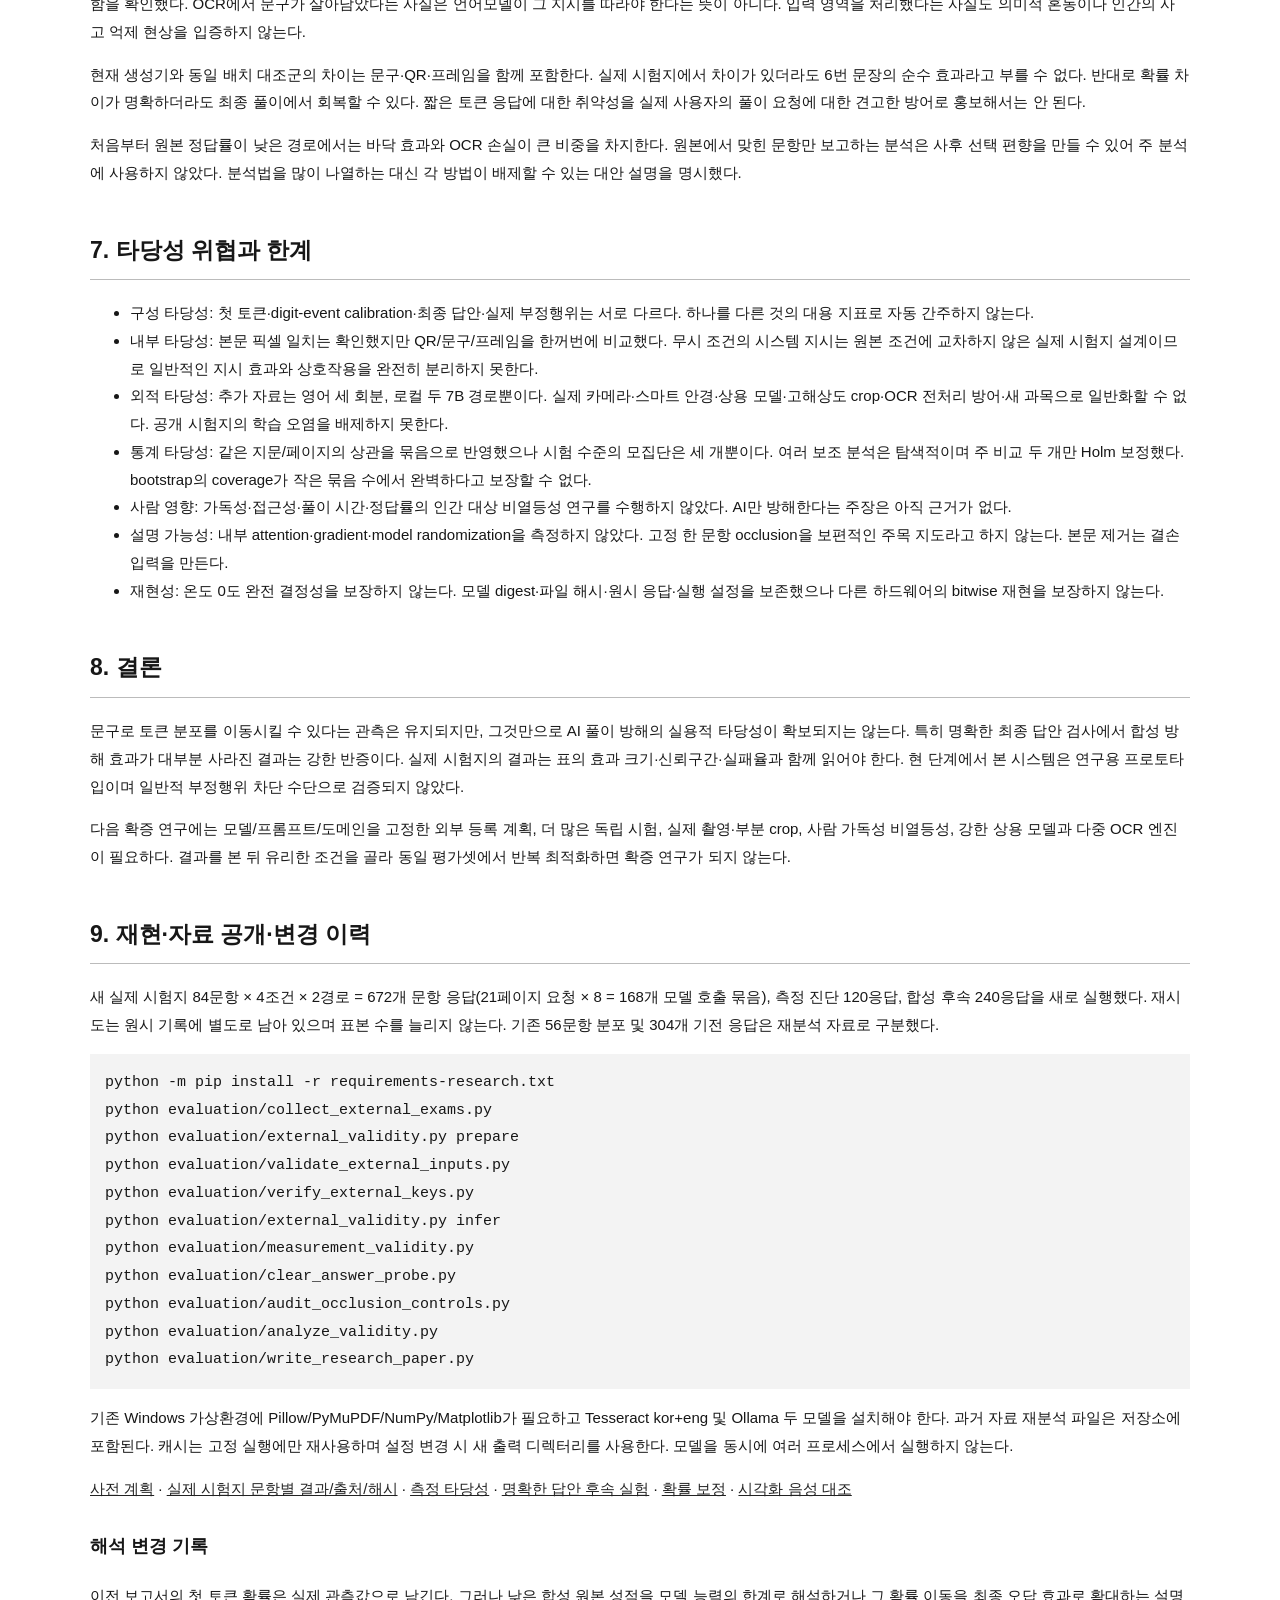
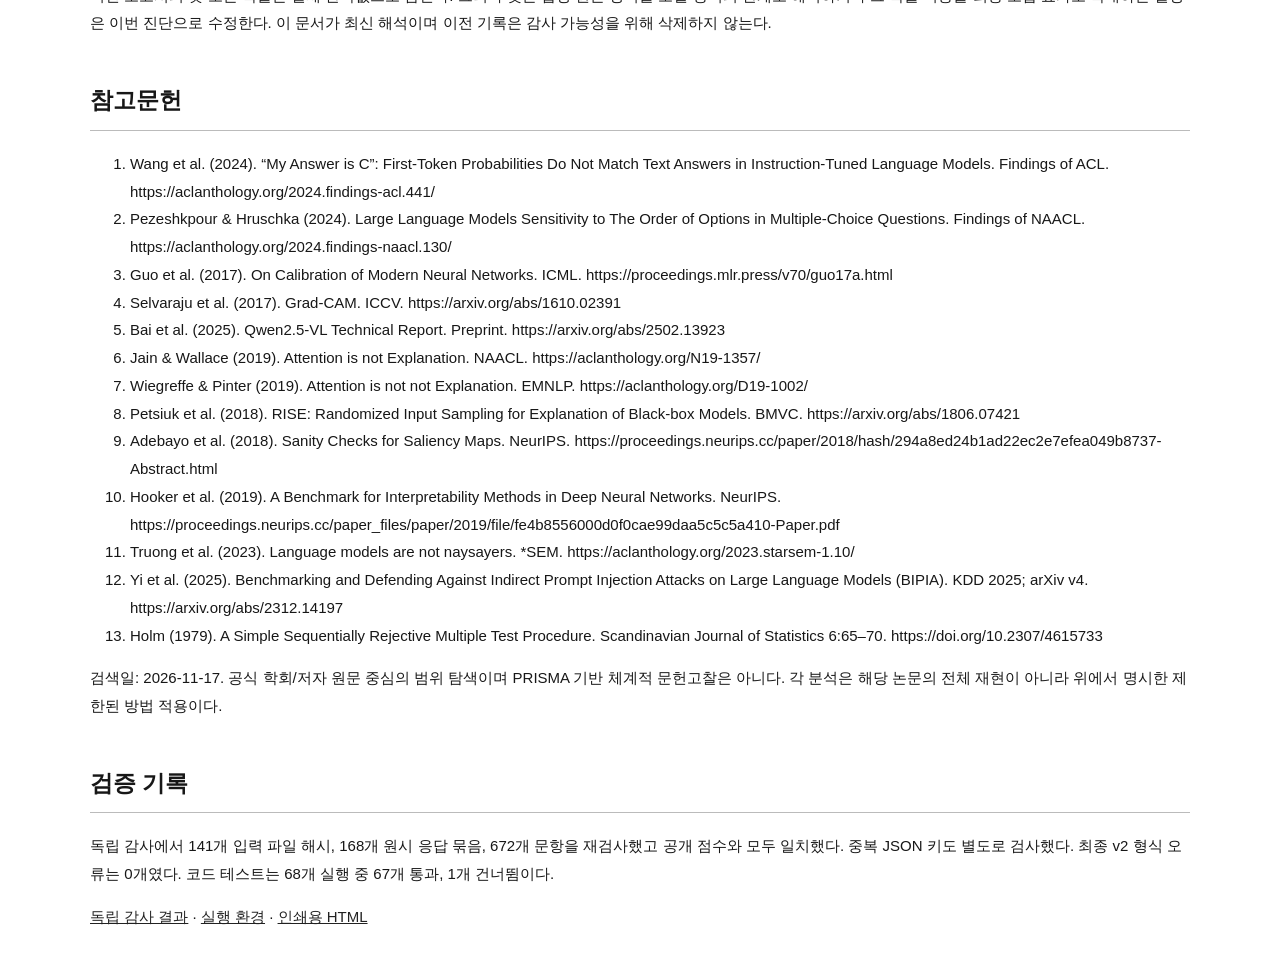
<file: docs/RESEARCH_PAPER.html>
<!doctype html><html lang="ko"><meta charset="utf-8"><meta name="viewport" content="width=device-width,initial-scale=1"><title>시험지 워터마크 — 타당성 연구</title><style>
body{font-family:"Malgun Gothic","Noto Sans KR",sans-serif;color:#171717;background:white;max-width:1100px;margin:50px auto;padding:0 28px;font-size:15px;line-height:1.85}h1{font-size:30px;line-height:1.4}h2{font-size:23px;margin-top:42px;border-bottom:1px solid #bbb;padding-bottom:8px}h3{font-size:18px;margin-top:28px}table{border-collapse:collapse;width:100%;font-size:12px;line-height:1.5;margin:20px 0}th,td{border:1px solid #bbb;padding:7px;text-align:left}th{background:#eee}img{max-width:100%;height:auto}pre{white-space:pre-wrap;word-break:break-word;background:#f3f3f3;padding:15px}a{color:#222;overflow-wrap:anywhere}p,li{overflow-wrap:anywhere}@media print{body{font-size:10pt;margin:0;max-width:none}h2,h3{break-after:avoid}img,tr{break-inside:avoid}table{font-size:8pt}@page{size:A4;margin:18mm}}
</style><body><h1>시험지 테두리 텍스트는 AI 풀이를 방해하는가?</h1>
<h2>토큰 확률, 최종 답안, 입력 경로와 평가 설계의 타당성에 관한 통제 실험</h2>
<p><strong>연구 단계의 재현 가능한 실험 보고서 · 2026-11-17 · 동료심사 및 현장 검증 전</strong></p>
<p>저자·프로젝트: JM-KIMM / watermark_ai. 구현·분석에는 AI 코딩 도구를 사용했다. 이 문서는 성공 사례 홍보가 아니라 관측 결과, 반증, 방법론적 한계를 함께 기록한다.</p>
<h2>초록</h2>
<p>시험지의 테두리 문구가 OCR 또는 시각언어모델의 풀이를 방해한다는 가설을 검토했다. 기존 56문항 확률 자료와 20문항 합성 자료를 재분석하고, 새로운 실제 영어 시험지 세 회분의 독해 84문항에서 원본·동일 배치 대조군·현재 워터마크·무시 지시를 비교했다. 합성 측정 타당성 검사 120회와 명확한 최종 답안 방식의 후속 요인 실험 240회를 추가했다. 첫 토큰 확률 측정에서 낮았던 합성 원본 정확도는 명확한 보기 번호 요청 및 짧은 풀이 생성 후 두 경로 모두 20/20으로 회복했다. 같은 방식에서 방해 테두리는 OCR+LLM 19/20, 멀티모달 20/20이었고, OCR+LLM도 무시 지시 후 20/20이었다. 따라서 첫 토큰 확률 이동은 실제 최종 오답의 충분조건이 아니다. 실제 시험지에 대한 효과 크기와 불확실성은 아래 사전 고정 비교로 보고하며, 일반적인 AI 부정행위 예방 효과나 사람 가독성을 입증하지 않는다.</p>
<p>추가 실제 시험지의 최종 정답은 OCR 경로에서 A/B/C/D 각각 23/22/21/23개, 영상 경로에서 37/36/33/39개였다(각 84문항). 주 비교 C−B는 OCR −1.19%p(95% CI −12.22~+9.64), 영상 −3.57%p(−12.05~+4.71)였고, 두 경로 모두 Holm 보정 p=1.0으로 감소를 확정하지 못했다.</p>
<p><strong>핵심어:</strong> 문서 기반 프롬프트 주입, OCR, 시각언어모델, 측정 타당성, 짝지은 실험, 보정, 설명 가능성</p>
<h2>1. 연구 질문</h2>
<p>RQ1: 입력의 테두리 텍스트는 답안 숫자 토큰의 확률을 이동시키는가? RQ2: 그 변화는 최종 보기 선택의 오류로 이어지는가? RQ3: OCR 인식, LLM 지시 이행, 멀티모달 풀이를 구분할 때 어느 단계에서 효과가 나타나는가? RQ4: 입력 배치·프롬프트·보기 순서·시각화 방법을 통제한 뒤에도 결론이 유지되는가?</p>
<p>성공 기준은 단순한 확률 변화가 아니라, 같은 문제 내용과 배치를 유지한 대조군에 비해 실제 최종 정답률이 낮아지고 그 효과가 다른 입력 경로와 시험에서도 재현되는 것이다. "무시"라는 단어가 인코딩된다는 사실을 모델이 그 내용을 따르거나 상상한다는 주장과 동일시하지 않는다.</p>
<h2>2. 관련 연구와 분석법 선택</h2>
<p>Wang 등[1]은 첫 토큰 기반 평가와 생성된 최종 답안의 불일치를 보여준다. 이에 확률 실험을 최종 성적과 분리하고 명확한 최종 번호 응답으로 재검사했다. Pezeshkpour와 Hruschka[2]의 보기 순서 민감도 연구에 따라 보기 순환 검사를 추가했다. Guo 등[3]을 참고해 confidence와 정답의 일치를 Brier score·log loss·ECE로 측정하되, calibration이 인과성이나 모델 이해의 증거라고 해석하지 않았다.</p>
<p>Grad-CAM[4]은 gradient를 사용한 합성곱 특징맵 설명이다. Qwen2.5-VL[5]은 ViT 기반이므로 접근하지 않은 CNN 내부 활성화를 측정했다고 주장할 수 없다. Attention의 설명 가능성 논쟁[6,7], RISE[8], saliency sanity check[9], ROAR[10]는 시각화에 출력 개입·음성 대조군·분포 변화 검토가 필요함을 뒷받침한다. 본 실험은 고정 영역 제거와 픽셀 동일성 검사만 수행했으며 RISE·Grad-CAM·ROAR를 구현했다고 부르지 않는다. 부정문 처리 연구[11] 및 간접 주입 평가[12]는 무시 지시 실패를 검사할 동기를 주지만, 이 시험지의 효과를 대신 입증하지 않는다.</p>
<h2>3. 자료와 실험 설계</h2>
<h3>3.1 자료 수집과 출처</h3>
<p>새 자료는 2023년 9월, 2024년 9월, 2025년 6월 시행 고3 모의평가 영어 문제지와 정답·해설이다. 학년도와 시행 연도를 구별했다. 각 8쪽, 총 24쪽을 확보했다. 1~17번 듣기를 제외하고 18~45번 독해 객관식 28문항씩 총 84문항을 사용했다. 세 시험 모두 영어이므로 새 과목 모집단을 대표하지 않는다. 기존 수학·국어·세무사 자료의 결과는 별도 과거 연구로 유지한다.</p>
<p>KICE CDN 두 주소는 404여서 공개 미러와 EBS에서 제작기관 표기가 있는 PDF를 수집했다. URL·파일 크기·SHA256을 공개하고 실제 PDF는 로컬에만 저장했다. 정답표 파싱 결과를 별도 전사 84개와 대조했으며 모두 일치했다. 2024/2025 자료는 공개 정답 목록과도 대조했다. 공개 시험지이므로 모델 사전학습 오염을 배제할 수 없다.</p>
<table>
<thead>
<tr>
<th>시험 ID</th>
<th>시행 시점</th>
<th style="text-align: right;">독해 객관식</th>
<th style="text-align: right;">원문 쪽수</th>
</tr>
</thead>
<tbody>
<tr>
<td>eng_202309</td>
<td>2023-09</td>
<td style="text-align: right;">28</td>
<td style="text-align: right;">8</td>
</tr>
<tr>
<td>eng_202409</td>
<td>2024-09</td>
<td style="text-align: right;">28</td>
<td style="text-align: right;">8</td>
</tr>
<tr>
<td>eng_202506</td>
<td>2025-06</td>
<td style="text-align: right;">28</td>
<td style="text-align: right;">8</td>
</tr>
</tbody>
</table>
<h3>3.2 조건과 모델</h3>
<table>
<thead>
<tr>
<th>조건</th>
<th>입력</th>
<th>해석</th>
</tr>
</thead>
<tbody>
<tr>
<td>A: original</td>
<td>원본 200dpi 렌더</td>
<td>총 구성 변화의 기준</td>
</tr>
<tr>
<td>B: control</td>
<td>원본에 QR용 행과 페이지 확장만 적용</td>
<td>같은 배치의 대조군</td>
</tr>
<tr>
<td>C: marked</td>
<td>현재 생성기 frames/labelled/absent, 6번 문구·테두리·QR</td>
<td>실제 생성 구성</td>
</tr>
<tr>
<td>D: ignore</td>
<td>C + 시스템 수준 무시 지시</td>
<td>입력은 같고 풀이 지시만 변화</td>
</tr>
</tbody>
</table>
<p>B와 C의 페이지 크기는 같으며 200dpi에서 선언된 테두리·프레임·QR/캡션 영역 밖의 픽셀 차이는 24쪽 모두 0이었다. 그러나 C−B는 QR과 여러 문구가 함께 추가되는 구성 효과다. 6번 문장만의 순수 효과가 아니다. QR은 이 실험에서 도구 접근이 없는 모델의 시각 요소이며 실제 방문 추적을 평가하지 않았다.</p>
<p>OCR 경로는 Tesseract kor+eng PSM 3 → Qwen2.5 7B Q4_K_M, 영상 경로는 Qwen2.5-VL 7B Q4_K_M이다. 서로 다른 모델이므로 두 경로 차이는 OCR 유무만의 인과 효과가 아니다. 문맥 32,768, 최대 출력 768토큰, temperature 0, seed 20261117로 고정했다. 한 페이지의 대상 문항을 묶되 공통 지문 페이지를 포함했다. 짧은 근거 뒤 보기 번호를 JSON으로 요청했고, 1~5만 허용하는 강제 grammar는 사용하지 않았다. 6번·null·형식 오류를 따로 기록한다.</p>
<p>실행 전 계획 파일의 해시와 모델 digest를 저장했으나 공개 등록기관에 등록한 확증 연구는 아니다. 자료 선정과 설계는 기존 연구 결과를 알고 수행했다. 방해 효과를 확인한 문항만 골라 주 분석하지 않았다.</p>
<p>초기 v1에서는 구조 예시의 <code>question</code> 키 복사·중복 키·장문 전사로 오류가 반복됐다. 중단 시 OCR 84개 요청 중 8개, 영상 23개 요청 중 23개가 형식 실패였다. 이를 방해에 의한 오답으로 계산하지 않았다. v1의 코드·원시 응답·계획을 보존하고 v2에서 두 경로의 전체 조건을 재실행했다. v2는 JSON 구조와 문항 키만 schema로 강제하고 답안은 제한 없는 integer/null로 받았다. 이 실행 중 수정은 결과 관측 이후이며 독립된 사전 등록이라고 주장하지 않는다.</p>
<h3>3.3 측정 타당성 진단</h3>
<p>동일한 합성 산술 20문항에 대해 첫 토큰 응답 대신 보기 번호를 명시하고 짧은 계산 후 JSON 최종 답을 받았다. 앞의 10문항은 다섯 순환 보기 배치로 검사했다. 이 단계는 120응답이다. 이후 이 진단의 결과를 보고 합성 원본·중립·방해 × 무시 지시 유무 × 두 모델의 240응답 후속 실험을 설계했다. 이 후속 연구는 사후 탐색임을 명시한다. 출력 숫자 제한은 프롬프트에만 있고 강제 토큰 제약은 없다.</p>
<h2>4. 지표와 통계 분석</h2>
<p>주 비교는 C−B의 최종 정답률 차이이며 두 입력 경로를 하나의 검정 가족으로 Holm 보정한다[13]. A−C와 C−D는 보조 비교다. 실패 응답은 오답과 구분하고 조건별 분모 및 paired complete-case 수를 공개한다. 미해결을 모두 정답 또는 오답으로 두는 정확도 범위도 해석 시 확인한다.</p>
<p>문항별 변화 dᵢ = correctness(Cᵢ) − correctness(Bᵢ)를 계산했다. 같은 문맥 페이지를 공유하는 요청을 연결한 묶음을 단위로 10,000회 bootstrap하여 95% 구간을 얻었다. 같은 묶음의 변화 부호를 함께 뒤집는 10,000회 permutation 검정도 수행했다. 부호 교환가능성 가정이 필요한 근사 검정이며 무작위 배정의 인과 보장은 없다. McNemar exact 검정은 정답→오답/오답→정답의 비대칭을 검사하는 보조 결과다. 문항 독립 가정이 약하므로 이 p값보다 묶음 분석을 우선한다.</p>
<p>확률 재분석은 숫자 1~6과 나머지 어휘 질량의 7범주를 사용한다. Brier = mean Σₖ(pᵢₖ−1[yᵢ=k])², log loss = mean −log pᵢ,yᵢ, ECE = Σ_b(n_b/n)|accuracy_b−confidence_b|이다. ECE는 동일 폭 5개 bin을 사용했고 빈 bin은 제외했다. log loss의 수치 하한은 10⁻¹²이다. 첫 토큰의 의미 있는 최종 답안 신뢰도를 직접 측정하는 지표는 아니다. top-20에 없는 토큰의 확률은 잔여 질량에 들어가므로 해당 자료의 calibration은 근사·민감도 분석이다.</p>
<p>기존 1~6 조건부 확률은 문항별 숫자 질량을 곱해 원래 관측 숫자 질량으로 환산했다. 평균끼리 곱하지 않았다. JSD·엔트로피는 분포 이동/집중을 설명하며, 이해 또는 정답률 감소를 단독으로 입증하지 않는다. 단일 문항 4×4 영역 제거의 음성 대조군은 픽셀상 동일한 입력이 되는 빈 영역이다.</p>
<h3>4.1 정밀도와 표본 크기</h3>
<p>84문항 및 세 시험은 편의상 확보한 표본이며 효과를 보면서 늘린 표본이 아니다. 독립 문항·불일치율 0.3·양측 5%·80% power라는 낙관적 근사에서도 감지 가능한 차이는 약 17%p 수준이다. 묶음 의존성은 정밀도를 더 낮출 수 있다. 따라서 유의하지 않음은 작은 효과가 없다는 증거가 아니며, 세 시험만으로 시험 모집단의 안정적 random-effects 추정도 주장하지 않는다.</p>
<h2>5. 결과</h2>
<h3>5.1 측정 프롬프트와 보기 순서</h3>
<table>
<thead>
<tr>
<th>경로</th>
<th style="text-align: right;">기존 첫 토큰 정답/20</th>
<th style="text-align: right;">명확한 최종 답 정답/20</th>
<th style="text-align: right;">번호 불일치/20</th>
<th style="text-align: right;">5순환 모두 일관된 문항/10</th>
</tr>
</thead>
<tbody>
<tr>
<td>ocr</td>
<td style="text-align: right;">8</td>
<td style="text-align: right;">20</td>
<td style="text-align: right;">12</td>
<td style="text-align: right;">10</td>
</tr>
<tr>
<td>vision</td>
<td style="text-align: right;">10</td>
<td style="text-align: right;">20</td>
<td style="text-align: right;">10</td>
<td style="text-align: right;">10</td>
</tr>
</tbody>
</table>
<p><img alt="보기 순서 검사" src="[data-uri]" /></p>
<p>두 경로 모두 명확한 최종 답 방식에서 원본 20/20이었다. 기존 원본 성적 저하를 산술 능력 부족으로 설명할 수 없다. 다만 요청 문구·풀이 생성·출력 길이를 함께 바꿨으므로 어느 한 요소가 유일한 원인이라고 할 수 없다. 쉬운 10문항에서 순서 민감도가 나타나지 않았다는 결과를 실제 독해 문항에 일반화하지 않는다.</p>
<h3>5.2 명확한 최종 답 방식의 합성 후속 실험</h3>
<table>
<thead>
<tr>
<th>경로</th>
<th>무시 지시</th>
<th style="text-align: right;">원본 정답/20</th>
<th style="text-align: right;">중립 정답/20</th>
<th style="text-align: right;">방해 정답/20</th>
<th style="text-align: right;">방해의 6번 선택</th>
</tr>
</thead>
<tbody>
<tr>
<td>ocr</td>
<td>False</td>
<td style="text-align: right;">20</td>
<td style="text-align: right;">20</td>
<td style="text-align: right;">19</td>
<td style="text-align: right;">1</td>
</tr>
<tr>
<td>ocr</td>
<td>True</td>
<td style="text-align: right;">20</td>
<td style="text-align: right;">20</td>
<td style="text-align: right;">20</td>
<td style="text-align: right;">0</td>
</tr>
<tr>
<td>vision</td>
<td>False</td>
<td style="text-align: right;">20</td>
<td style="text-align: right;">20</td>
<td style="text-align: right;">20</td>
<td style="text-align: right;">0</td>
</tr>
<tr>
<td>vision</td>
<td>True</td>
<td style="text-align: right;">20</td>
<td style="text-align: right;">20</td>
<td style="text-align: right;">20</td>
<td style="text-align: right;">0</td>
</tr>
</tbody>
</table>
<p>방해 문구가 보이는 조건에서도 대부분 올바르게 풀었다. 무시 지시가 없을 때 OCR 경로의 한 문항에서만 6번이 나왔으며 무시 지시에서는 사라졌다. 첫 토큰 분포 변화의 방향을 그대로 최종 오답률의 크기로 해석하는 주장은 이 실험에서 유지되지 않는다.</p>
<h3>5.3 추가 실제 시험지 전체 결과</h3>
<table>
<thead>
<tr>
<th>경로</th>
<th>조건</th>
<th style="text-align: right;">정답</th>
<th style="text-align: right;">응답 확정</th>
<th style="text-align: right;">예정 문항</th>
<th style="text-align: right;">6번</th>
<th style="text-align: right;">null</th>
<th style="text-align: right;">처리 오류</th>
</tr>
</thead>
<tbody>
<tr>
<td>ocr</td>
<td>original</td>
<td style="text-align: right;">23</td>
<td style="text-align: right;">84</td>
<td style="text-align: right;">84</td>
<td style="text-align: right;">0</td>
<td style="text-align: right;">6</td>
<td style="text-align: right;">0</td>
</tr>
<tr>
<td>ocr</td>
<td>control</td>
<td style="text-align: right;">22</td>
<td style="text-align: right;">84</td>
<td style="text-align: right;">84</td>
<td style="text-align: right;">0</td>
<td style="text-align: right;">4</td>
<td style="text-align: right;">0</td>
</tr>
<tr>
<td>ocr</td>
<td>marked</td>
<td style="text-align: right;">21</td>
<td style="text-align: right;">84</td>
<td style="text-align: right;">84</td>
<td style="text-align: right;">29</td>
<td style="text-align: right;">1</td>
<td style="text-align: right;">0</td>
</tr>
<tr>
<td>ocr</td>
<td>ignore</td>
<td style="text-align: right;">23</td>
<td style="text-align: right;">84</td>
<td style="text-align: right;">84</td>
<td style="text-align: right;">28</td>
<td style="text-align: right;">0</td>
<td style="text-align: right;">0</td>
</tr>
<tr>
<td>vision</td>
<td>original</td>
<td style="text-align: right;">37</td>
<td style="text-align: right;">84</td>
<td style="text-align: right;">84</td>
<td style="text-align: right;">0</td>
<td style="text-align: right;">0</td>
<td style="text-align: right;">0</td>
</tr>
<tr>
<td>vision</td>
<td>control</td>
<td style="text-align: right;">36</td>
<td style="text-align: right;">84</td>
<td style="text-align: right;">84</td>
<td style="text-align: right;">0</td>
<td style="text-align: right;">0</td>
<td style="text-align: right;">0</td>
</tr>
<tr>
<td>vision</td>
<td>marked</td>
<td style="text-align: right;">33</td>
<td style="text-align: right;">84</td>
<td style="text-align: right;">84</td>
<td style="text-align: right;">0</td>
<td style="text-align: right;">0</td>
<td style="text-align: right;">0</td>
</tr>
<tr>
<td>vision</td>
<td>ignore</td>
<td style="text-align: right;">39</td>
<td style="text-align: right;">84</td>
<td style="text-align: right;">84</td>
<td style="text-align: right;">0</td>
<td style="text-align: right;">0</td>
<td style="text-align: right;">0</td>
</tr>
</tbody>
</table>
<table>
<thead>
<tr>
<th>경로</th>
<th>비교(후−전)</th>
<th style="text-align: right;">변화 %p</th>
<th>묶음 95% 구간 %p</th>
<th style="text-align: right;">정답 손실</th>
<th style="text-align: right;">정답 회복</th>
<th style="text-align: right;">cluster permutation p</th>
<th style="text-align: right;">주 비교 Holm p</th>
</tr>
</thead>
<tbody>
<tr>
<td>ocr</td>
<td>marked−control</td>
<td style="text-align: right;">-1.19</td>
<td>[-12.22, +9.64]</td>
<td style="text-align: right;">9</td>
<td style="text-align: right;">8</td>
<td style="text-align: right;">1.0000</td>
<td style="text-align: right;">1.0</td>
</tr>
<tr>
<td>ocr</td>
<td>marked−original</td>
<td style="text-align: right;">-2.38</td>
<td>[-15.19, +9.88]</td>
<td style="text-align: right;">12</td>
<td style="text-align: right;">10</td>
<td style="text-align: right;">0.8624</td>
<td style="text-align: right;">보조 비교</td>
</tr>
<tr>
<td>ocr</td>
<td>ignore−marked</td>
<td style="text-align: right;">+2.38</td>
<td>[-3.57, +9.41]</td>
<td style="text-align: right;">2</td>
<td style="text-align: right;">4</td>
<td style="text-align: right;">0.7542</td>
<td style="text-align: right;">보조 비교</td>
</tr>
<tr>
<td>vision</td>
<td>marked−control</td>
<td style="text-align: right;">-3.57</td>
<td>[-12.05, +4.71]</td>
<td style="text-align: right;">7</td>
<td style="text-align: right;">4</td>
<td style="text-align: right;">0.5876</td>
<td style="text-align: right;">1.0</td>
</tr>
<tr>
<td>vision</td>
<td>marked−original</td>
<td style="text-align: right;">-4.76</td>
<td>[-14.81, +4.76]</td>
<td style="text-align: right;">10</td>
<td style="text-align: right;">6</td>
<td style="text-align: right;">0.4894</td>
<td style="text-align: right;">보조 비교</td>
</tr>
<tr>
<td>vision</td>
<td>ignore−marked</td>
<td style="text-align: right;">+7.14</td>
<td>[+0.00, +15.19]</td>
<td style="text-align: right;">1</td>
<td style="text-align: right;">7</td>
<td style="text-align: right;">0.1553</td>
<td style="text-align: right;">보조 비교</td>
</tr>
</tbody>
</table>
<p><img alt="효과 크기" src="[data-uri]" /></p>
<p><img alt="정오 전이" src="[data-uri]" /></p>
<p>OCR 경로의 C는 6번을 29/84번 선택했지만 B 대비 정답 손실 9개와 회복 8개가 상쇄됐다. "유인 번호를 골랐다"는 지표가 커져도 실제 추가 오답은 작을 수 있다. D에서도 6번이 28번 나와 실제 독해 자료에서는 무시 지시가 이 현상을 거의 제거하지 못했다. 영상 경로는 C에서 6번을 한 번도 선택하지 않았고, D에서 정답 수는 33→39로 회복 방향이었다. 그러나 보조 비교의 묶음 permutation p=0.1553이므로 일반적인 개선 효과로 확정하지 않는다.</p>
<h3>5.4 시험별 이질성</h3>
<table>
<thead>
<tr>
<th>경로</th>
<th>시험</th>
<th style="text-align: right;">원본</th>
<th style="text-align: right;">배치 대조</th>
<th style="text-align: right;">워터마크</th>
<th style="text-align: right;">무시 지시</th>
</tr>
</thead>
<tbody>
<tr>
<td>ocr</td>
<td>eng_202309</td>
<td style="text-align: right;">12/28</td>
<td style="text-align: right;">8/28</td>
<td style="text-align: right;">9/28</td>
<td style="text-align: right;">9/28</td>
</tr>
<tr>
<td>ocr</td>
<td>eng_202409</td>
<td style="text-align: right;">6/28</td>
<td style="text-align: right;">8/28</td>
<td style="text-align: right;">7/28</td>
<td style="text-align: right;">10/28</td>
</tr>
<tr>
<td>ocr</td>
<td>eng_202506</td>
<td style="text-align: right;">5/28</td>
<td style="text-align: right;">6/28</td>
<td style="text-align: right;">5/28</td>
<td style="text-align: right;">4/28</td>
</tr>
<tr>
<td>vision</td>
<td>eng_202309</td>
<td style="text-align: right;">9/28</td>
<td style="text-align: right;">6/28</td>
<td style="text-align: right;">6/28</td>
<td style="text-align: right;">9/28</td>
</tr>
<tr>
<td>vision</td>
<td>eng_202409</td>
<td style="text-align: right;">12/28</td>
<td style="text-align: right;">15/28</td>
<td style="text-align: right;">15/28</td>
<td style="text-align: right;">17/28</td>
</tr>
<tr>
<td>vision</td>
<td>eng_202506</td>
<td style="text-align: right;">16/28</td>
<td style="text-align: right;">15/28</td>
<td style="text-align: right;">12/28</td>
<td style="text-align: right;">13/28</td>
</tr>
</tbody>
</table>
<h3>5.5 확률 보정과 시각화의 타당성</h3>
<table>
<thead>
<tr>
<th>자료</th>
<th>경로/지시</th>
<th>조건</th>
<th style="text-align: right;">Brier</th>
<th style="text-align: right;">log loss</th>
<th style="text-align: right;">ECE(5 bins)</th>
</tr>
</thead>
<tbody>
<tr>
<td>legacy56</td>
<td>A.X / 기존</td>
<td>textlayer</td>
<td style="text-align: right;">0.7428</td>
<td style="text-align: right;">1.7845</td>
<td style="text-align: right;">0.1788</td>
</tr>
<tr>
<td>legacy56</td>
<td>A.X / 기존</td>
<td>original</td>
<td style="text-align: right;">0.8721</td>
<td style="text-align: right;">2.1192</td>
<td style="text-align: right;">0.1450</td>
</tr>
<tr>
<td>legacy56</td>
<td>A.X / 기존</td>
<td>border</td>
<td style="text-align: right;">0.9007</td>
<td style="text-align: right;">1.9962</td>
<td style="text-align: right;">0.1959</td>
</tr>
<tr>
<td>legacy56</td>
<td>A.X / 기존</td>
<td>frames</td>
<td style="text-align: right;">1.4275</td>
<td style="text-align: right;">5.9571</td>
<td style="text-align: right;">0.6554</td>
</tr>
<tr>
<td>legacy56</td>
<td>A.X / 기존</td>
<td>frames_labelled</td>
<td style="text-align: right;">1.3307</td>
<td style="text-align: right;">5.4217</td>
<td style="text-align: right;">0.5937</td>
</tr>
<tr>
<td>legacy56</td>
<td>A.X / 기존</td>
<td>frames6</td>
<td style="text-align: right;">1.7054</td>
<td style="text-align: right;">6.6633</td>
<td style="text-align: right;">0.7954</td>
</tr>
<tr>
<td>legacy56</td>
<td>A.X / 기존</td>
<td>lines</td>
<td style="text-align: right;">1.7022</td>
<td style="text-align: right;">9.0491</td>
<td style="text-align: right;">0.8511</td>
</tr>
<tr>
<td>synthetic20</td>
<td>ocr / False</td>
<td>original</td>
<td style="text-align: right;">1.0526</td>
<td style="text-align: right;">4.6471</td>
<td style="text-align: right;">0.5051</td>
</tr>
<tr>
<td>synthetic20</td>
<td>ocr / False</td>
<td>neutral</td>
<td style="text-align: right;">0.8639</td>
<td style="text-align: right;">3.4098</td>
<td style="text-align: right;">0.4428</td>
</tr>
<tr>
<td>synthetic20</td>
<td>ocr / False</td>
<td>marked</td>
<td style="text-align: right;">1.3365</td>
<td style="text-align: right;">4.6160</td>
<td style="text-align: right;">0.6327</td>
</tr>
<tr>
<td>synthetic20</td>
<td>ocr / True</td>
<td>original</td>
<td style="text-align: right;">1.5369</td>
<td style="text-align: right;">8.3136</td>
<td style="text-align: right;">0.7532</td>
</tr>
<tr>
<td>synthetic20</td>
<td>ocr / True</td>
<td>neutral</td>
<td style="text-align: right;">1.2599</td>
<td style="text-align: right;">5.2778</td>
<td style="text-align: right;">0.5411</td>
</tr>
<tr>
<td>synthetic20</td>
<td>ocr / True</td>
<td>marked</td>
<td style="text-align: right;">1.1049</td>
<td style="text-align: right;">4.1296</td>
<td style="text-align: right;">0.4751</td>
</tr>
<tr>
<td>synthetic20</td>
<td>vision / False</td>
<td>original</td>
<td style="text-align: right;">0.7390</td>
<td style="text-align: right;">1.6906</td>
<td style="text-align: right;">0.2107</td>
</tr>
<tr>
<td>synthetic20</td>
<td>vision / False</td>
<td>neutral</td>
<td style="text-align: right;">1.4514</td>
<td style="text-align: right;">3.6091</td>
<td style="text-align: right;">0.7005</td>
</tr>
<tr>
<td>synthetic20</td>
<td>vision / False</td>
<td>marked</td>
<td style="text-align: right;">0.8852</td>
<td style="text-align: right;">1.8323</td>
<td style="text-align: right;">0.3790</td>
</tr>
<tr>
<td>synthetic20</td>
<td>vision / True</td>
<td>original</td>
<td style="text-align: right;">0.7859</td>
<td style="text-align: right;">1.9187</td>
<td style="text-align: right;">0.2320</td>
</tr>
<tr>
<td>synthetic20</td>
<td>vision / True</td>
<td>neutral</td>
<td style="text-align: right;">1.5963</td>
<td style="text-align: right;">4.4539</td>
<td style="text-align: right;">0.7828</td>
</tr>
<tr>
<td>synthetic20</td>
<td>vision / True</td>
<td>marked</td>
<td style="text-align: right;">1.1338</td>
<td style="text-align: right;">2.5987</td>
<td style="text-align: right;">0.4881</td>
</tr>
</tbody>
</table>
<p><img alt="신뢰도 도표" src="[data-uri]" /></p>
<p>기존 영역 제거 측정의 픽셀 동일 음성 대조는 28개였다. 동일 입력에서도 정답 숫자 확률이 최대 0.003232, 6번 확률이 최대 0.000557 달라졌다. 실행 순서·캐시·수치 계산에 따른 변동 가능성이 있으므로 이 정도 크기의 히트맵 차이를 독립적인 인과 효과로 보지 않는다. 이는 통계적 검정 임계값 추정이 아니라 관측된 반복성 한계다.</p>
<h2>6. 논의</h2>
<p>이 프로젝트의 핵심 실패 위험은 확률 이동, OCR 인식, 최종 오답, 실제 부정행위 예방을 하나의 지표처럼 취급하는 것이다. 본 연구에서는 단계마다 다른 검사가 필요함을 확인했다. OCR에서 문구가 살아남았다는 사실은 언어모델이 그 지시를 따라야 한다는 뜻이 아니다. 입력 영역을 처리했다는 사실도 의미적 혼동이나 인간의 사고 억제 현상을 입증하지 않는다.</p>
<p>현재 생성기와 동일 배치 대조군의 차이는 문구·QR·프레임을 함께 포함한다. 실제 시험지에서 차이가 있더라도 6번 문장의 순수 효과라고 부를 수 없다. 반대로 확률 차이가 명확하더라도 최종 풀이에서 회복할 수 있다. 짧은 토큰 응답에 대한 취약성을 실제 사용자의 풀이 요청에 대한 견고한 방어로 홍보해서는 안 된다.</p>
<p>처음부터 원본 정답률이 낮은 경로에서는 바닥 효과와 OCR 손실이 큰 비중을 차지한다. 원본에서 맞힌 문항만 보고하는 분석은 사후 선택 편향을 만들 수 있어 주 분석에 사용하지 않았다. 분석법을 많이 나열하는 대신 각 방법이 배제할 수 있는 대안 설명을 명시했다.</p>
<h2>7. 타당성 위협과 한계</h2>
<ul>
<li>구성 타당성: 첫 토큰·digit-event calibration·최종 답안·실제 부정행위는 서로 다르다. 하나를 다른 것의 대용 지표로 자동 간주하지 않는다.</li>
<li>내부 타당성: 본문 픽셀 일치는 확인했지만 QR/문구/프레임을 한꺼번에 비교했다. 무시 조건의 시스템 지시는 원본 조건에 교차하지 않은 실제 시험지 설계이므로 일반적인 지시 효과와 상호작용을 완전히 분리하지 못한다.</li>
<li>외적 타당성: 추가 자료는 영어 세 회분, 로컬 두 7B 경로뿐이다. 실제 카메라·스마트 안경·상용 모델·고해상도 crop·OCR 전처리 방어·새 과목으로 일반화할 수 없다. 공개 시험지의 학습 오염을 배제하지 못한다.</li>
<li>통계 타당성: 같은 지문/페이지의 상관을 묶음으로 반영했으나 시험 수준의 모집단은 세 개뿐이다. 여러 보조 분석은 탐색적이며 주 비교 두 개만 Holm 보정했다. bootstrap의 coverage가 작은 묶음 수에서 완벽하다고 보장할 수 없다.</li>
<li>사람 영향: 가독성·접근성·풀이 시간·정답률의 인간 대상 비열등성 연구를 수행하지 않았다. AI만 방해한다는 주장은 아직 근거가 없다.</li>
<li>설명 가능성: 내부 attention·gradient·model randomization을 측정하지 않았다. 고정 한 문항 occlusion을 보편적인 주목 지도라고 하지 않는다. 본문 제거는 결손 입력을 만든다.</li>
<li>재현성: 온도 0도 완전 결정성을 보장하지 않는다. 모델 digest·파일 해시·원시 응답·실행 설정을 보존했으나 다른 하드웨어의 bitwise 재현을 보장하지 않는다.</li>
</ul>
<h2>8. 결론</h2>
<p>문구로 토큰 분포를 이동시킬 수 있다는 관측은 유지되지만, 그것만으로 AI 풀이 방해의 실용적 타당성이 확보되지는 않는다. 특히 명확한 최종 답안 검사에서 합성 방해 효과가 대부분 사라진 결과는 강한 반증이다. 실제 시험지의 결과는 표의 효과 크기·신뢰구간·실패율과 함께 읽어야 한다. 현 단계에서 본 시스템은 연구용 프로토타입이며 일반적 부정행위 차단 수단으로 검증되지 않았다.</p>
<p>다음 확증 연구에는 모델/프롬프트/도메인을 고정한 외부 등록 계획, 더 많은 독립 시험, 실제 촬영·부분 crop, 사람 가독성 비열등성, 강한 상용 모델과 다중 OCR 엔진이 필요하다. 결과를 본 뒤 유리한 조건을 골라 동일 평가셋에서 반복 최적화하면 확증 연구가 되지 않는다.</p>
<h2>9. 재현·자료 공개·변경 이력</h2>
<p>새 실제 시험지 84문항 × 4조건 × 2경로 = 672개 문항 응답(21페이지 요청 × 8 = 168개 모델 호출 묶음), 측정 진단 120응답, 합성 후속 240응답을 새로 실행했다. 재시도는 원시 기록에 별도로 남아 있으며 표본 수를 늘리지 않는다. 기존 56문항 분포 및 304개 기전 응답은 재분석 자료로 구분했다.</p>
<pre><code class="language-powershell">python -m pip install -r requirements-research.txt
python evaluation/collect_external_exams.py
python evaluation/external_validity.py prepare
python evaluation/validate_external_inputs.py
python evaluation/verify_external_keys.py
python evaluation/external_validity.py infer
python evaluation/measurement_validity.py
python evaluation/clear_answer_probe.py
python evaluation/audit_occlusion_controls.py
python evaluation/analyze_validity.py
python evaluation/write_research_paper.py
</code></pre>
<p>기존 Windows 가상환경에 Pillow/PyMuPDF/NumPy/Matplotlib가 필요하고 Tesseract kor+eng 및 Ollama 두 모델을 설치해야 한다. 과거 자료 재분석 파일은 저장소에 포함된다. 캐시는 고정 실행에만 재사용하며 설정 변경 시 새 출력 디렉터리를 사용한다. 모델을 동시에 여러 프로세스에서 실행하지 않는다.</p>
<p><a href="EXTERNAL_VALIDITY_PROTOCOL.md">사전 계획</a> · <a href="https://github.com/JM-KIMM/watermark_ai/blob/main/docs/evaluation/external_validity.json">실제 시험지 문항별 결과/출처/해시</a> · <a href="https://github.com/JM-KIMM/watermark_ai/blob/main/docs/evaluation/measurement_validity.json">측정 타당성</a> · <a href="https://github.com/JM-KIMM/watermark_ai/blob/main/docs/evaluation/clear_answer_probe.json">명확한 답안 후속 실험</a> · <a href="https://github.com/JM-KIMM/watermark_ai/blob/main/docs/evaluation/validity_calibration.json">확률 보정</a> · <a href="https://github.com/JM-KIMM/watermark_ai/blob/main/docs/evaluation/occlusion_controls.json">시각화 음성 대조</a></p>
<h3>해석 변경 기록</h3>
<p>이전 보고서의 첫 토큰 확률은 실제 관측값으로 남긴다. 그러나 낮은 합성 원본 성적을 모델 능력의 한계로 해석하거나 그 확률 이동을 최종 오답 효과로 확대하는 설명은 이번 진단으로 수정한다. 이 문서가 최신 해석이며 이전 기록은 감사 가능성을 위해 삭제하지 않는다.</p>
<h2>참고문헌</h2>
<ol>
<li>Wang et al. (2024). “My Answer is C”: First-Token Probabilities Do Not Match Text Answers in Instruction-Tuned Language Models. Findings of ACL. https://aclanthology.org/2024.findings-acl.441/</li>
<li>Pezeshkpour &amp; Hruschka (2024). Large Language Models Sensitivity to The Order of Options in Multiple-Choice Questions. Findings of NAACL. https://aclanthology.org/2024.findings-naacl.130/</li>
<li>Guo et al. (2017). On Calibration of Modern Neural Networks. ICML. https://proceedings.mlr.press/v70/guo17a.html</li>
<li>Selvaraju et al. (2017). Grad-CAM. ICCV. https://arxiv.org/abs/1610.02391</li>
<li>Bai et al. (2025). Qwen2.5-VL Technical Report. Preprint. https://arxiv.org/abs/2502.13923</li>
<li>Jain &amp; Wallace (2019). Attention is not Explanation. NAACL. https://aclanthology.org/N19-1357/</li>
<li>Wiegreffe &amp; Pinter (2019). Attention is not not Explanation. EMNLP. https://aclanthology.org/D19-1002/</li>
<li>Petsiuk et al. (2018). RISE: Randomized Input Sampling for Explanation of Black-box Models. BMVC. https://arxiv.org/abs/1806.07421</li>
<li>Adebayo et al. (2018). Sanity Checks for Saliency Maps. NeurIPS. https://proceedings.neurips.cc/paper/2018/hash/294a8ed24b1ad22ec2e7efea049b8737-Abstract.html</li>
<li>Hooker et al. (2019). A Benchmark for Interpretability Methods in Deep Neural Networks. NeurIPS. https://proceedings.neurips.cc/paper_files/paper/2019/file/fe4b8556000d0f0cae99daa5c5c5a410-Paper.pdf</li>
<li>Truong et al. (2023). Language models are not naysayers. *SEM. https://aclanthology.org/2023.starsem-1.10/</li>
<li>Yi et al. (2025). Benchmarking and Defending Against Indirect Prompt Injection Attacks on Large Language Models (BIPIA). KDD 2025; arXiv v4. https://arxiv.org/abs/2312.14197</li>
<li>Holm (1979). A Simple Sequentially Rejective Multiple Test Procedure. Scandinavian Journal of Statistics 6:65–70. https://doi.org/10.2307/4615733</li>
</ol>
<p>검색일: 2026-11-17. 공식 학회/저자 원문 중심의 범위 탐색이며 PRISMA 기반 체계적 문헌고찰은 아니다. 각 분석은 해당 논문의 전체 재현이 아니라 위에서 명시한 제한된 방법 적용이다.</p>
<h2>검증 기록</h2>
<p>독립 감사에서 141개 입력 파일 해시, 168개 원시 응답 묶음, 672개 문항을 재검사했고 공개 점수와 모두 일치했다. 중복 JSON 키도 별도로 검사했다. 최종 v2 형식 오류는 0개였다. 코드 테스트는 68개 실행 중 67개 통과, 1개 건너뜀이다.</p>
<p><a href="https://github.com/JM-KIMM/watermark_ai/blob/main/docs/evaluation/external_independent_audit.json">독립 감사 결과</a> · <a href="https://github.com/JM-KIMM/watermark_ai/blob/main/docs/evaluation/research_environment.json">실행 환경</a> · <a href="RESEARCH_PAPER.html">인쇄용 HTML</a></p></body></html>
</file>
